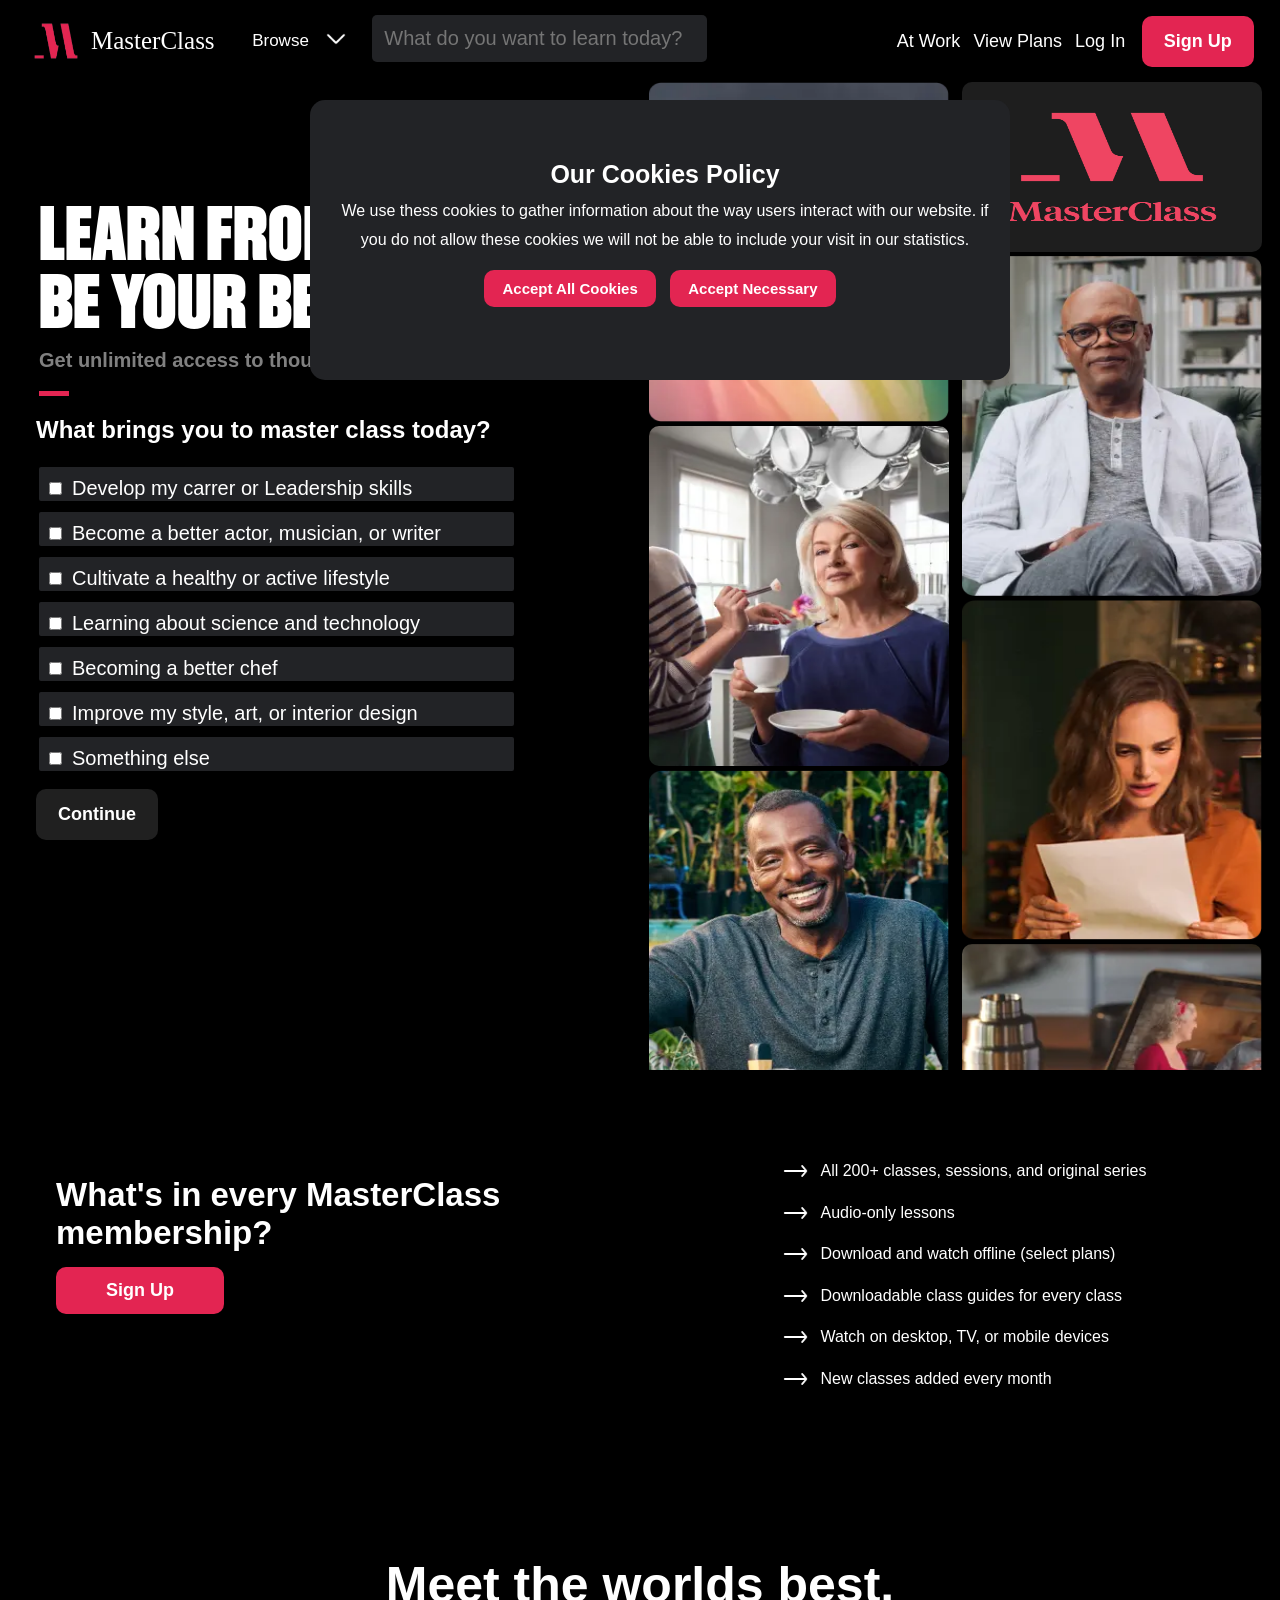
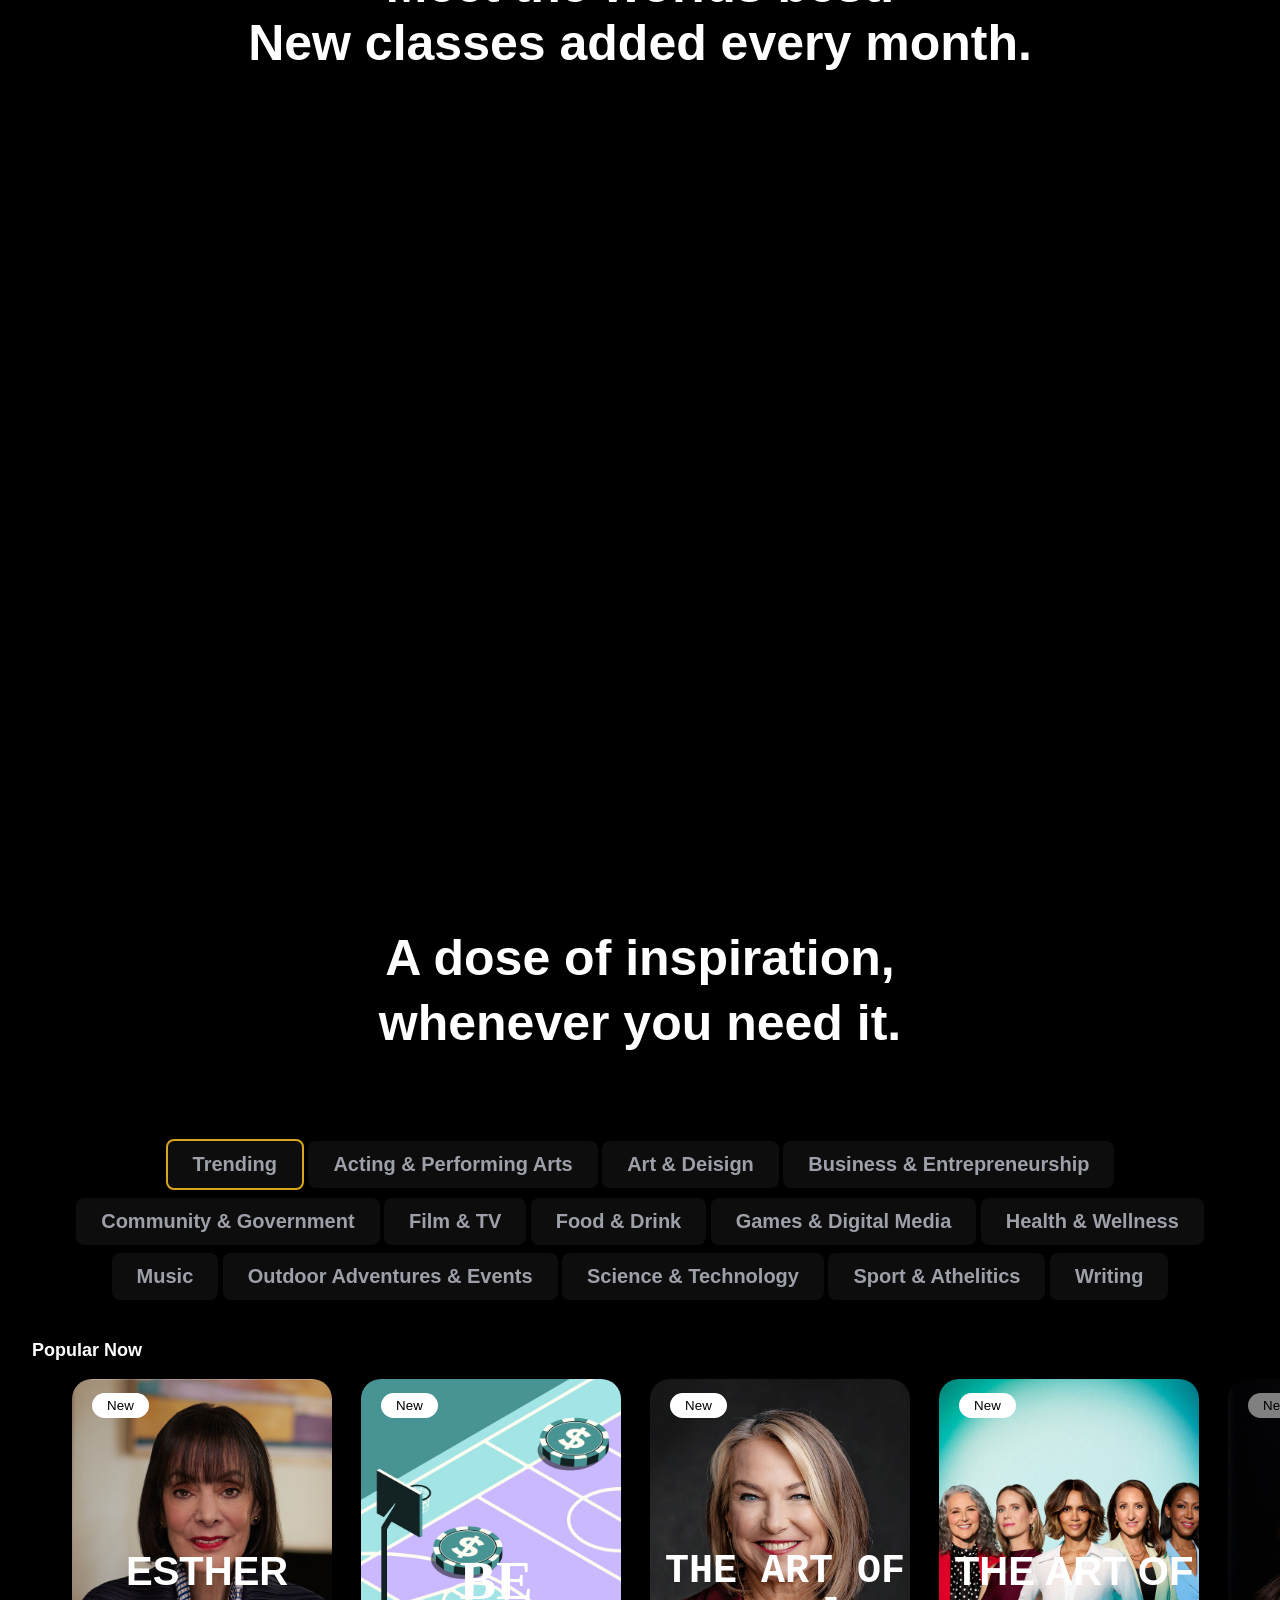
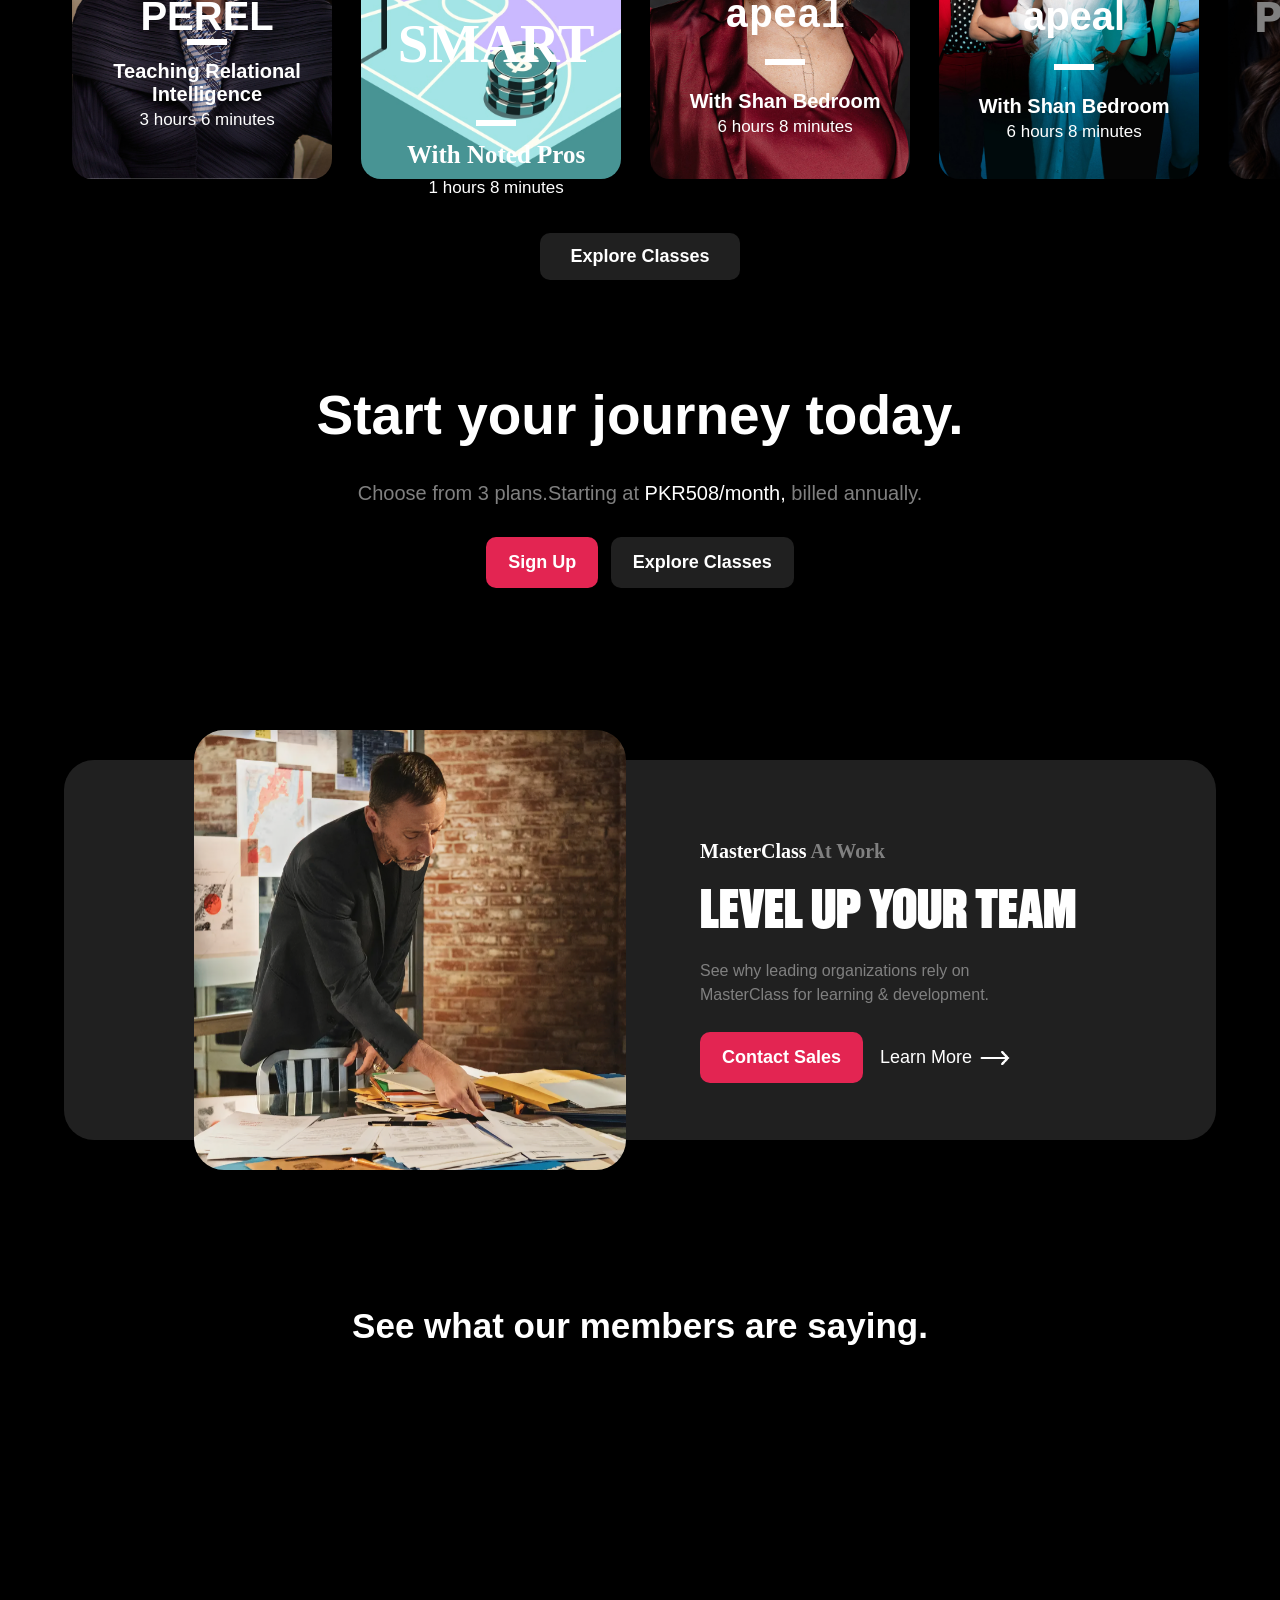
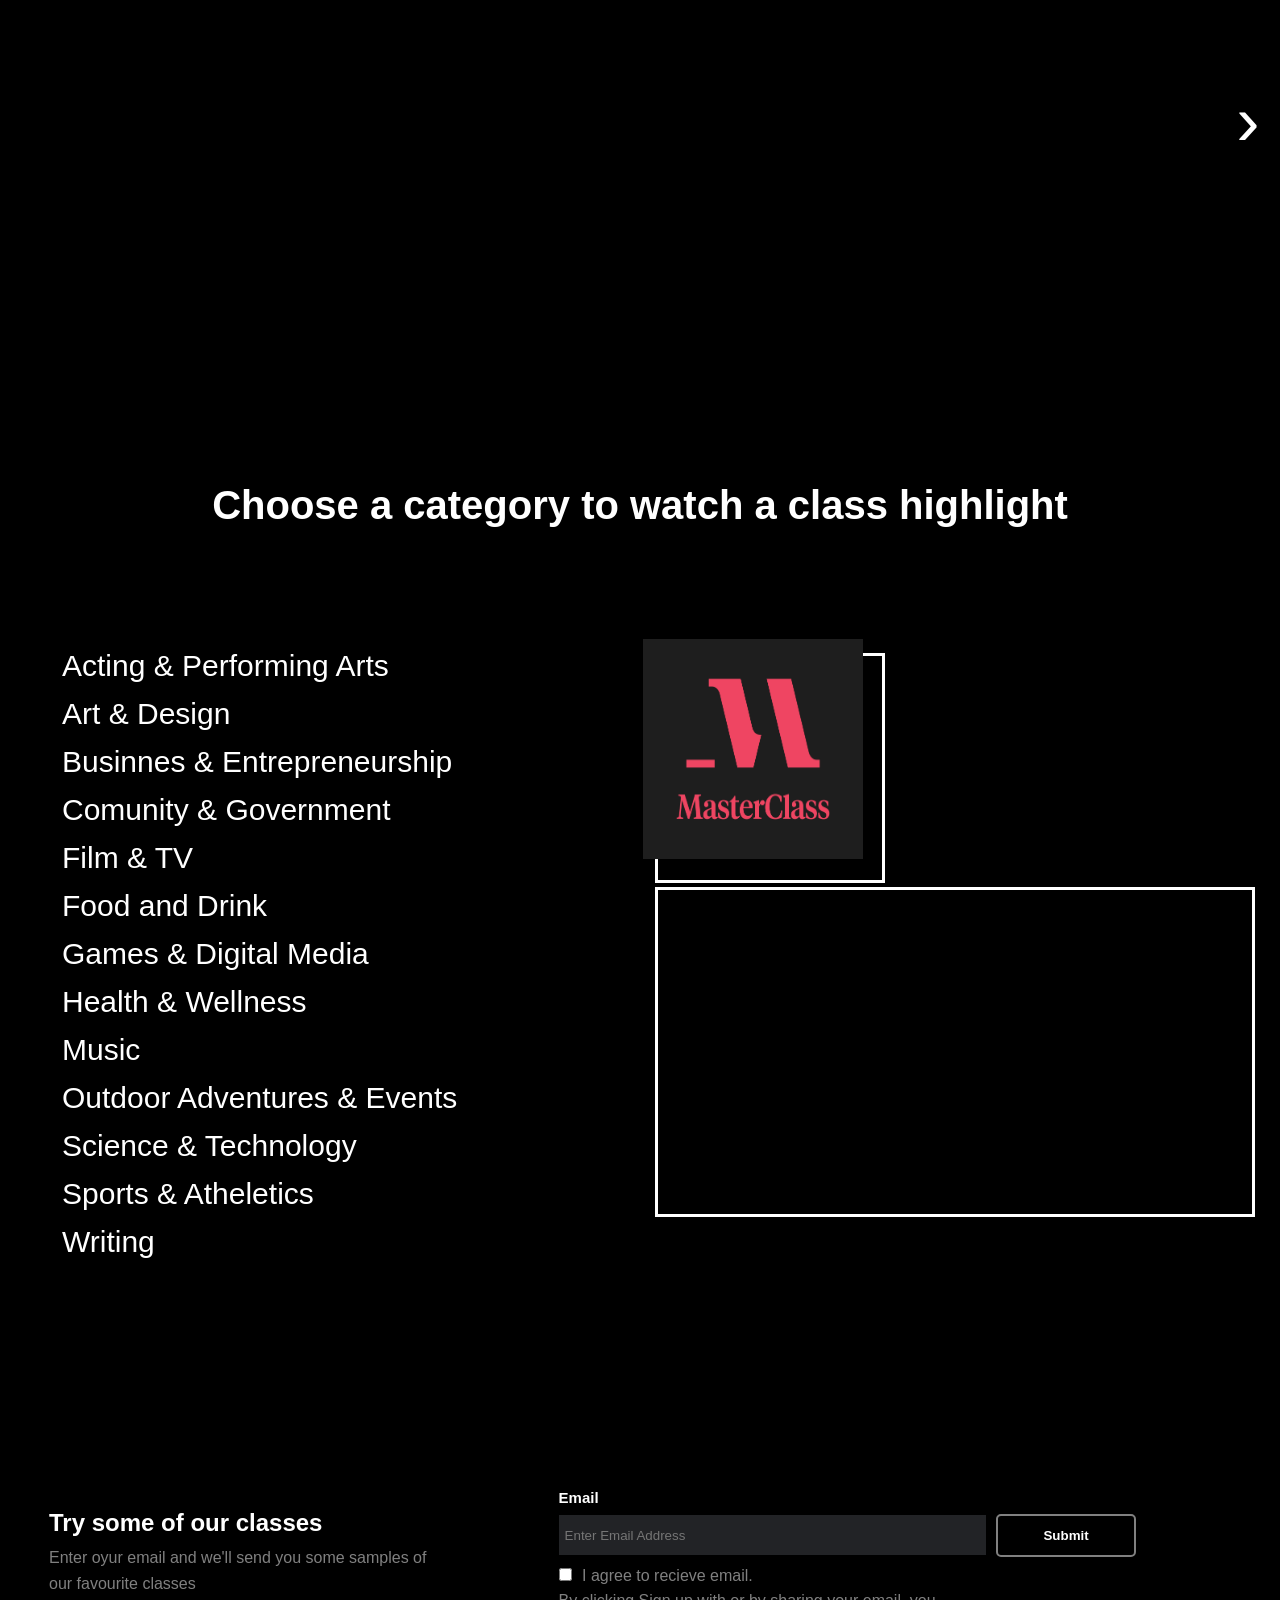
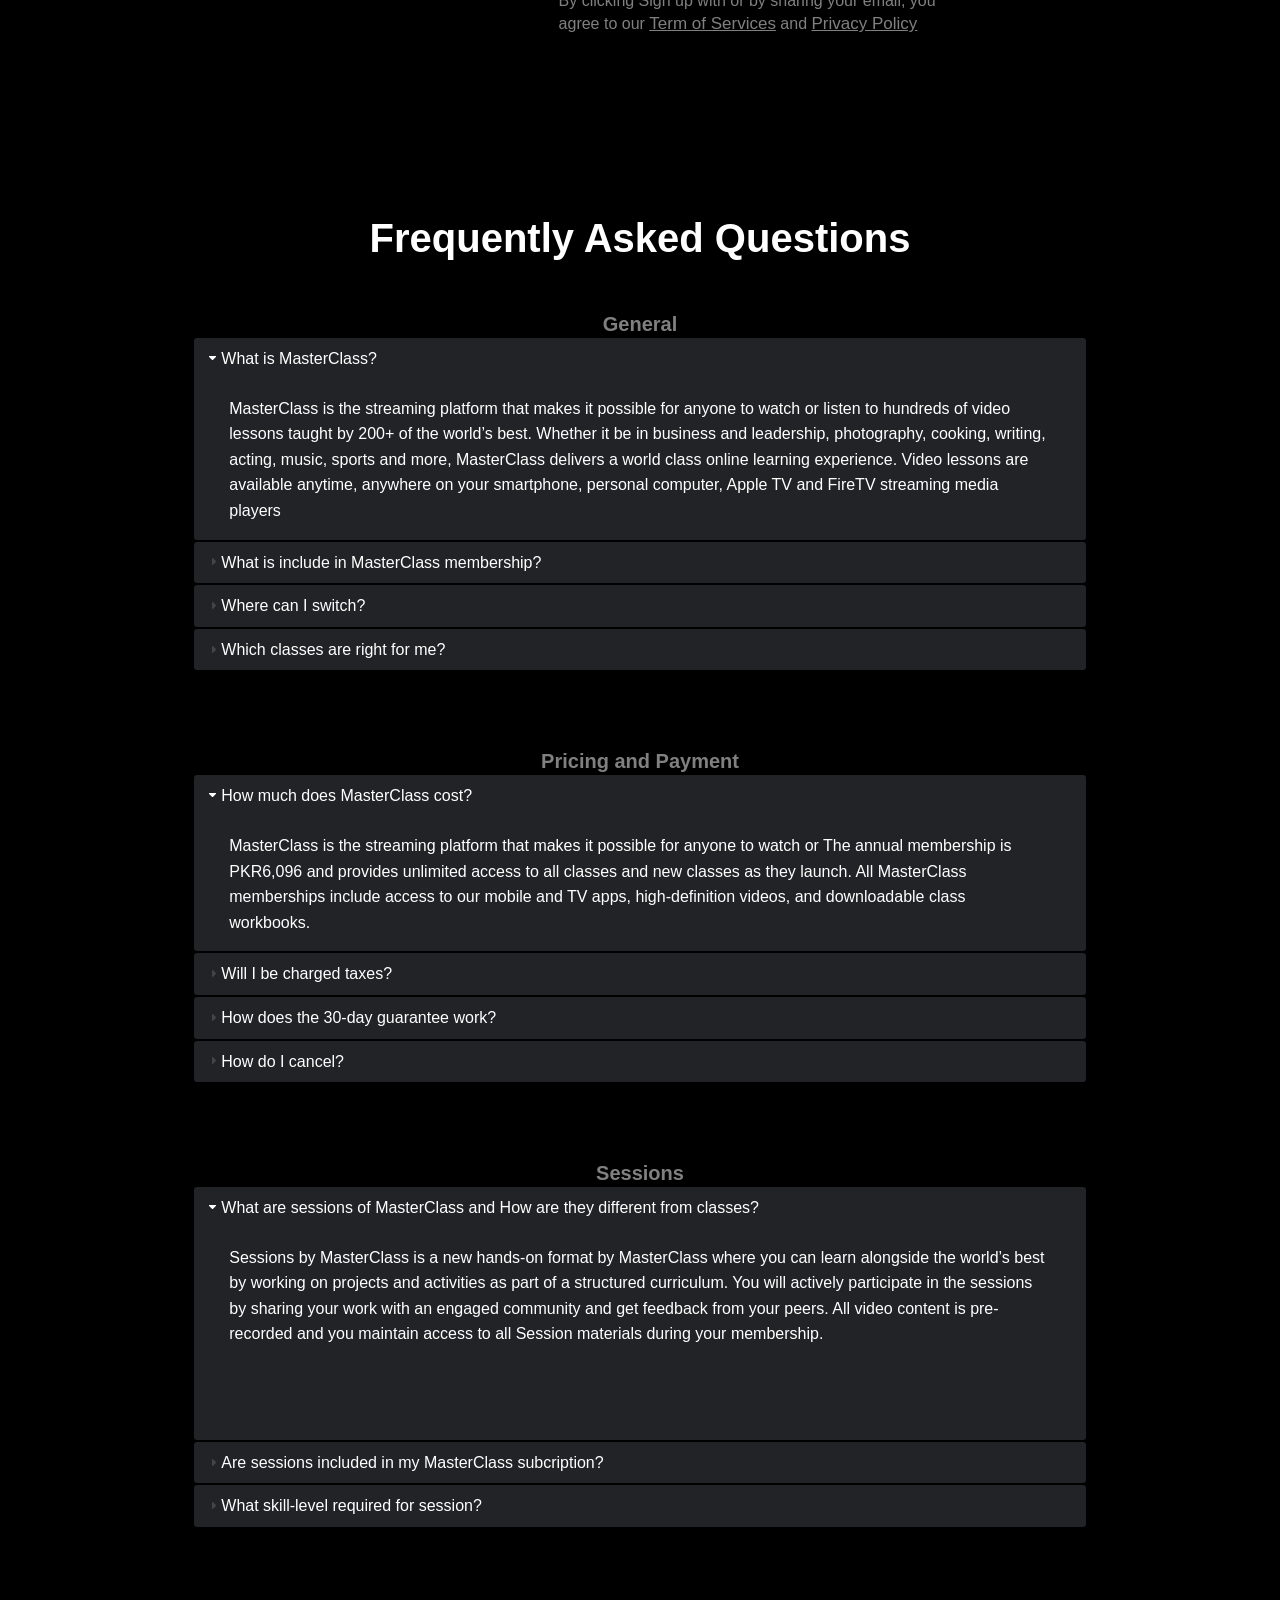
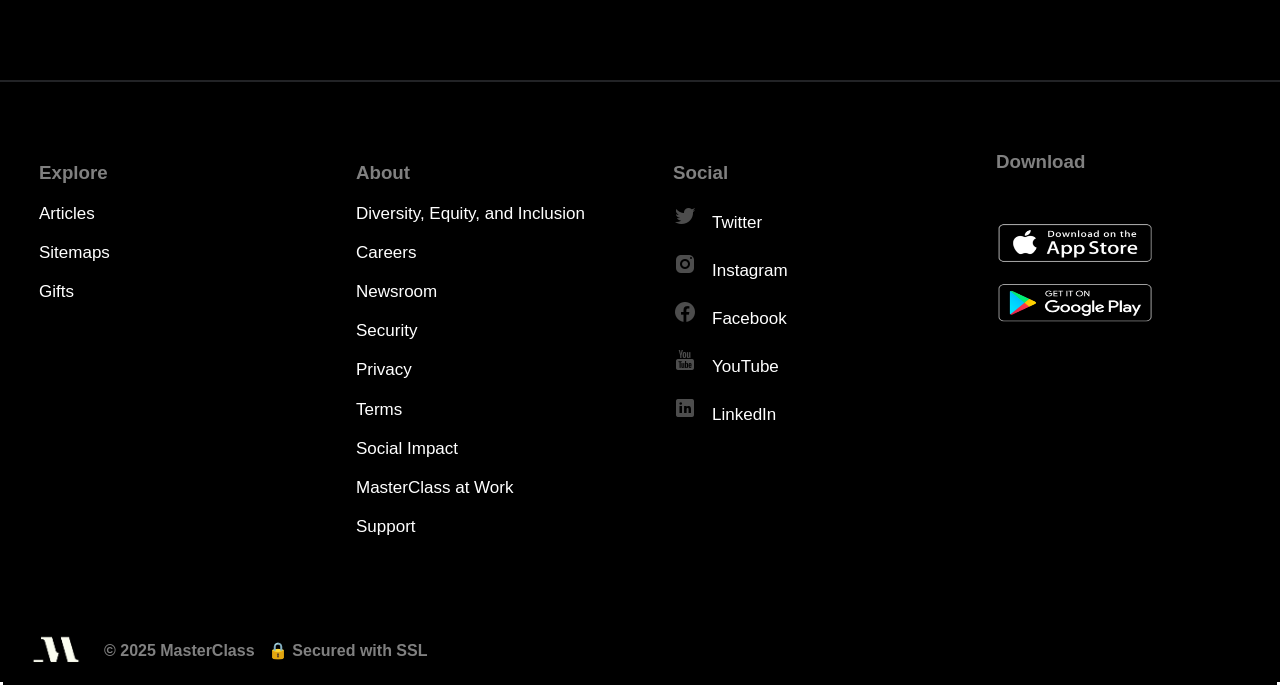
<file: final-project/index.html>
<!DOCTYPE html>
<html lang="en">

<head>
    <meta charset="UTF-8">
    <meta name="viewport" content="width=device-width, initial-scale=1.0">
    <title>MasterClass Online Classes</title>
    <!-- jquery link -->

    <script src="./libs/jquery.js"></script>

    <!-- jquery form validation -->

    <script src="./libs/jqueryvalidation.js"></script>

    <!-- jquery ui elemenet accorcion -->

    <link rel="stylesheet" href="./libs/jquery-ui-1.14.1.custom/jquery-ui.min.css">
    <script src="./libs/jquery-ui-1.14.1.custom/jquery-ui.min.js"></script>

    <!-- nav bar dropdown -->

    <link rel="stylesheet"
        href="./libs/Touch-Enabled-Multi-level-Drop-Down-Menu-Plugin-superfish/dist/css/superfish.css">
    <script src="./libs/Touch-Enabled-Multi-level-Drop-Down-Menu-Plugin-superfish/dist/js/hoverIntent.js"></script>
    <script src="./libs/Touch-Enabled-Multi-level-Drop-Down-Menu-Plugin-superfish/dist/js/superfish.js"></script>


    <!-- home page carousel -->

    <link rel="stylesheet" href="./libs/touch-carousel-templates/strip/scripts/strip.css">
    <script src="./libs/touch-carousel-templates/strip/scripts/strip.js"></script>

    <!-- feedback carousel -->

    <link rel="stylesheet" href="./libs/touch-carousel-templates/slide/scripts/slide.css">
    <script src="./libs/touch-carousel-templates/slide/scripts/slide.js"></script>


    <!-- css file link -->
    <link rel="stylesheet" href="./css/style.css">
    <!-- title icon -->
    <link rel="icon" type="image/jpeg" href="./assets/icons/title-bar-icon.jpeg">

</head>

<body>
    <!-- header -->
    <header>

        <!-- navigation bar -->
        <nav>

            <div class="left-nav">

                <div class="nav-logo">
                    <img src="./assets/icons/navbar-logo.png" alt="not found" width="70px" height="70px">
                    <a href="">MasterClass</a>
                </div>

                <div class="nav-dropdown">

                    <ul class="sf-menu" id="example">
                        <li class="current"> <a href="#">Browse</a>
                            <ul>
                                <li> <a href="#">Acting and Performing</a> </li>
                                <li class="current"> <a href="#">Food and Drink</a>
                                    <ul>
                                        <li class="current"><a href="#"></a></li>
                                        <li><a href="#">Bake Delicious</a></li>
                                        <li><a href="#">Eat Heathy</a></li>
                                        <li><a href="#">Beverages</a></li>
                                        <li><a href="#">Oil and More</a></li>
                                    </ul>
                                </li>
                                <li> <a href="#">Arts and Design</a>
                                    <ul>
                                        <li><a href="#">Paint and Design</a></li>
                                        <li><a href="#">Create Art</a></li>
                                        <li><a href="#">Explore Colors</a></li>
                                        <li><a href="#">Shine Bright</a></li>
                                        <li><a href="#">Photography</a></li>
                                    </ul>
                                </li>
                                <li> <a href="#">Film and TV</a>
                                    <ul>
                                        <li><a href="#">Direct Movie</a></li>
                                        <li><a href="#">Cinema</a></li>
                                        <li><a href="#">Explore TVs</a></li>
                                        <li><a href="#">Film Stories</a></li>
                                        <li><a href="#">Documentary</a></li>
                                    </ul>
                                </li>
                            </ul>
                        </li>
                        <img src="./assets/icons/icons8-expand-arrow-50-removebg-preview.png" alt="" width="20px"
                            height="20px">
                </div>

                <div class="nav-search">
                    <input type="text" placeholder="What do you want to learn today?">
                </div>

            </div>

            <div class="right-nav">
                <div class="right-nav-links">
                    <ul>
                        <li><a href="./html/at-work.html">At Work</a></li>
                        <li><a href="./html/view-plans.html">View Plans</a></li>
                        <li><a href="./html/login.html">Log In</a></li>
                    </ul>

                </div>

                <div class="right-nav-signup-button">

                    <a href="./html/sign-up.html"><button>Sign Up</button></a>

                </div>
            </div>

        </nav>
    </header>

    <!-- scroll button -->

    <button id="backToTopBtn" title="Go to top">↑</button>

    <!-- window popup -->
    <section class="window-popup-container" id="window-overlay">
        <section class="window-popup">

            <div class="window-popup-heading">
                <h2>Our Cookies Policy</h2>
                <p>
                    We use thess cookies to gather information about the way users interact with our website.
                    if you do not allow these cookies we will not be able to include your visit in our statistics.
                </p>
            </div>

            <div class="popup-buttons">
                <button class="popup-close-btn">Accept All Cookies</button>
                <button class="popup-close-btn">Accept Necessary</button>

            </div>

        </section>
    </section>

    <!-- banner section -->
    <section class="banner">

        <div class="banner-left">

            <div class="banner-left-up">
                <h1>LEARN FROM THE BEST,<br>BE YOUR BEST.</h1>
                <p>Get unlimited access to thousands of bite-sized lessons.</p>
                <div class="red-line"></div>
            </div>

            <div class="banner-left-down">
                <h2>What brings you to master class today?</h2>
                <div class="banner-checkbox">
                    <input type="checkbox" id="check1" class="inputCheck"><label for="">Develop my carrer or Leadership
                        skills</label>
                </div>
                <div class="banner-checkbox">
                    <input type="checkbox" id="check2" class="inputCheck"><label for="">Become a better actor, musician,
                        or writer</label>
                </div>
                <div class="banner-checkbox">
                    <input type="checkbox" id="check3" class="inputCheck"><label for="">Cultivate a healthy or active
                        lifestyle</label>
                </div>
                <div class="banner-checkbox">
                    <input type="checkbox" id="check4" class="inputCheck"><label for="">Learning about science and
                        technology</label>
                </div>
                <div class="banner-checkbox">
                    <input type="checkbox" id="check5" class="inputCheck"><label for="">Becoming a better chef</label>
                </div>
                <div class="banner-checkbox">
                    <input type="checkbox" id="check6" class="inputCheck"><label for="">Improve my style, art, or
                        interior design</label>
                </div>
                <div class="banner-checkbox">
                    <input type="checkbox" id="check7" class="inputCheck"><label for="">Something else</label>
                </div>

                <div class="banner-left-continue-button">
                    <button type="submit" id="continue-btn">Continue</button>
                    <!-- <span class="button-msg">Please select atleast one option to continue.</span> -->
                </div>

            </div>

        </div>

        <div class="banner-right">

            <aside>

                <div class="left-aside">
                    <img src="./media/images/vertical_scroll_hero_image_cropped_03.webp" alt="" width="300"
                        height="340">
                    <img class="image-borders" src="./media/images/vertical_scroll_hero_image_cropped_13.webp" alt=""
                        width="300" height="340">
                    <img src="./media/images/vertical_scroll_hero_image_cropped_05.webp" alt="" width="300"
                        height="340">

                    <img src="./media/images/vertical_scroll_hero_image_cropped_06.webp" alt="" width="300"
                        height="340">

                </div>

                <div class="right-aside">
                    <img class="image-borders" src="./media/images/MasterClass_Logo.jpg" alt="" width="300"
                        height="170">
                    <img src="./media/images/vertical_scroll_hero_image_cropped_09.webp" alt="" width="300"
                        height="340">
                    <img src="./media/images/vertical_scroll_hero_image.webp" alt="" width="300" height="340">
                    <img class="image-borders" src="./media/images/vertical_scroll_hero_image_cropped_02.webp" alt=""
                        width="300" height="340">
                    <img class="image-borders"
                        src="./media/images/360_F_1293049175_J66SBXuapl019UoIQAEiAt9eq55hk0pq.jpg" alt="" width="300"
                        height="170">
                </div>

            </aside>

        </div>
    </section>

    <!-- extra signup  -->

    <section class="signup-section">

        <div class="signup-section-left">
            <h2>What's in every MasterClass </h2>
            <h2>membership?</h2>

            <div class="signup-section-left-button">
                <a href="./html/sign-up.html"><button type="submit">Sign Up</button></a>
            </div>
        </div>

        <div class="signup-section-right">
            <img src="./assets/icons/icons8-right-arrow-30.png" alt="" width="25px" height="30px">
            <p>All 200+ classes, sessions, and original series</p><br>
            <img src="./assets/icons/icons8-right-arrow-30.png" alt="" width="25px" height="30px">
            <p> Audio-only lessons</p><br>
            <img src="./assets/icons/icons8-right-arrow-30.png" alt="" width="25px" height="30px">
            <p> Download and watch offline (select plans)</p><br>
            <img src="./assets/icons/icons8-right-arrow-30.png" alt="" width="25px" height="30px">
            <p> Downloadable class guides for every class</p><br>
            <img src="./assets/icons/icons8-right-arrow-30.png" alt="" width="25px" height="30px">
            <p>Watch on desktop, TV, or mobile devices</p><br>
            <img src="./assets/icons/icons8-right-arrow-30.png" alt="" width="25px" height="30px">
            <p>New classes added every month</p><br>
        </div>

    </section>

    <!-- video section  -->

    <section class="video-section">

        <div class="video-heading">
            <h2>Meet the worlds best.</h2>
            <h2>New classes added every month.</h2>
        </div>
        <div class="video">

            <video width="100%" height="" autoplay muted>
                <source src="./media/videos/This Is MasterClass _ MasterClass.mp4">
            </video>

        </div>

    </section>

    <!-- home page carousel section -->

    <section class="homepage-carousel">

        <div class="homepage-carousel-heading">

            <h2>A dose of inspiration,</h2>
            <h2> whenever you need it.</h2>

        </div>

        <div class="buttons-div">
            <div class="buttons-div-center">
                <div class="buttons-div-inside">
                    <button class="gold-border">Trending</button>
                    <button>Acting & Performing Arts</button>
                    <button>Art & Deisign</button>
                    <button>Business & Entrepreneurship</button>
                </div>

                <div class="buttons-div-inside">
                    <button>Community & Government</button>
                    <button>Film & TV</button>
                    <button>Food & Drink</button>
                    <button>Games & Digital Media</button>
                    <button>Health & Wellness</button>
                </div>

                <div class="buttons-div-inside">
                    <button>Music</button>
                    <button>Outdoor Adventures & Events</button>
                    <button>Science & Technology</button>
                    <button>Sport & Athelitics</button>
                    <button>Writing</button>
                </div>

                <h3>Popular Now</h3>
            </div>

        </div>

        <div class="embed-carousel">

            <div class="strip-carousel" id="mostviewed">
                <div class="arrow-left">&lsaquo;</div>
                <div class="arrow-right">&rsaquo;</div>
                <div class="frames">
                    <a href="#">
                        <div class="frame">
                            <div class="background-img1-carousel">
                                <div class="new-button">
                                    <button>New</button>
                                </div>

                                <div class="below-text">
                                    <h3>ESTHER</h3>
                                    <h3>PEREL</h3>
                                    <div class="square-box">

                                    </div>
                                    <h4>Teaching Relational Intelligence</h4>
                                    <p>3 hours 6 minutes</p>

                                </div>
                            </div>
                        </div>
                    </a>

                    <a href="#">
                        <div class="frame">
                            <div class="background-img2-carousel">
                                <div class="new-button">
                                    <button>New</button>
                                </div>

                                <div class="below-text">
                                    <h3>BE SMART</h3>
                                    <div class="square-box">

                                    </div>
                                    <h4>With Noted Pros</h4>
                                    <p>1 hours 8 minutes</p>
                                </div>
                            </div>
                        </div>
                    </a>

                    <a href="#">
                        <div class="frame">
                            <div class="background-img3-carousel">
                                <div class="new-button">
                                    <button>New</button>
                                </div>

                                <div class="below-text">
                                    <h3>THE ART OF</h3>
                                    <H3>apeal</H3>
                                    <div class="square-box">

                                    </div>
                                    <h4>With Shan Bedroom</h4>
                                    <p>6 hours 8 minutes</p>
                                </div>
                            </div>
                        </div>
                    </a>

                    <a href="#">
                        <div class="frame">
                            <div class="background-img4-carousel">
                                <div class="new-button">
                                    <button>New</button>
                                </div>

                                <div class="below-text">
                                    <h3>THE ART OF</h3>
                                    <H3>apeal</H3>
                                    <div class="square-box">

                                    </div>
                                    <h4>With Shan Bedroom</h4>
                                    <p>6 hours 8 minutes</p>
                                </div>
                            </div>
                        </div>
                    </a>

                    <a href="#">
                        <div class="frame">
                            <div class="background-img5-carousel">
                                <div class="new-button">
                                    <button>New</button>
                                </div>

                                <div class="below-text">
                                    <h3>IN PRACTICE</h3>
                                    <div class="square-box">

                                    </div>
                                    <h4>Original Series</h4>
                                    <p>6 hours 2 minutes</p>
                                </div>
                            </div>
                        </div>
                    </a>

                    <a href="#">
                        <div class="frame">
                            <div class="background-img6-carousel">
                                <div class="new-button">
                                    <button>New</button>
                                </div>

                                <div class="below-text">
                                    <h3>THE COW BOY</h3>
                                    <div class="square-box">

                                    </div>
                                    <h4>A Documentary By Andrea</h4>
                                    <p>12 hours 8 minutes</p>
                                </div>
                            </div>
                        </div>
                    </a>

                    <a href="#">
                        <div class="frame">
                            <div class="background-img7-carousel">
                                <div class="new-button">
                                    <button>New</button>
                                </div>

                                <div class="below-text">
                                    <h3>JOANNA</h3>
                                    <H3>GAINES</H3>
                                    <div class="square-box">

                                    </div>
                                    <h4>Design a home that tells your story</h4>
                                    <p>6 hours 15 minutes</p>
                                </div>
                            </div>
                        </div>
                    </a>

                    <a href="#">
                        <div class="frame">
                            <div class="background-img5-carousel">
                                <div class="new-button">
                                    <button>New</button>
                                </div>

                                <div class="below-text">
                                    <h3>IN PRACTICE</h3>
                                    <div class="square-box">

                                    </div>
                                    <h4>Original Series</h4>
                                    <p>6 hours 2 minutes</p>
                                </div>
                            </div>
                        </div>
                    </a>

                    <a href="#">
                        <div class="frame">
                            <div class="background-img6-carousel">
                                <div class="new-button">
                                    <button>New</button>
                                </div>

                                <div class="below-text">
                                    <h3>THE COW BOY</h3>
                                    <div class="square-box">

                                    </div>
                                    <h4>A Documentary By Andrea</h4>
                                    <p>12 hours 8 minutes</p>
                                </div>
                            </div>
                        </div>
                    </a>

                </div>
            </div>
        </div>
    </section>

    <div class="explore-button">
        <button>Explore Classes</button>
    </div>

    <!-- moving text section -->

    <!-- <section class="text-section">
        <div class="text-move">
            <h2><span>MASTER CLASS</span>MASTER CLASS<span>MASTER CLASS</span>MASTER CLASS <span>MASTER
                    CLASS</span>MASTER CLASS</h2>
        </div>
    </section> -->

    <!-- explore classes -->

    <section class="explore-classes">
        <h2>Start your journey today.</h2>
        <p>Choose from 3 plans.Starting at <span>PKR508/month,</span> billed annually.</p>

        <div class="explore-class-buttons">
            <a href="./html/sign-up.html"><button>Sign Up</button></a>
            <button>Explore Classes</button>
        </div>
    </section>

    <!-- contact sales section -->

    <section class="contact-sales-section">

        <div class="contact-sales-section-inner-div">

            <div class="contact-sales-section-inner-div-left">
                <img src="./media/images/contact-sales-img.png" alt="" width="75%" height="440px">
            </div>

            <div class="contact-sales-section-inner-div-right">
                <h4>MasterClass <span>At Work</span></h4>
                <h3>LEVEL UP YOUR TEAM</h3>

                <p>See why leading organizations rely on </p>
                <p> MasterClass for learning & development.</p>

                <button>Contact Sales</button>
                <a href="./html/at-work.html">Learn More</a><img src="./assets/icons/icons8-right-arrow-50.png" alt=""
                    width="30px" height="30px">
            </div>

        </div>

    </section>

    <!-- people feedback section -->

    <article class="people-feedback">
        <div class="people-feedback-heading">
            <h2>See what our members are saying.</h2>
        </div>

        <section class="people-feedback-carousel">

            <div class="slide-carousel" id="one">
                <!-- <div class="arrow-left" id="left-arrow">&lsaquo;</div> -->
                <div class="arrow-right" id="right-arrow">&rsaquo;</div>
                <div class="slides">
                    <div class="slide" id="slide1"><span class="title">
                            <div class="feedback-carousel">
                                <div class="feedback-carousel-text-div">
                                    <p> “I was about to give up on my dreams when I started Hans Zimmer’s class. It was
                                        like someone gave me a slap in the face. He said, “are you wasting your life or
                                        are you not wasting your life? And that’s when I realized. I dont want to waste
                                        another minute of it.”
                                    </p>
                                </div>
                                <img src="./media/images/feedback-carousel-img1.png" alt="" width="60%" height="450px">
                            </div>
                        </span>
                    </div>

                    <div class="slide" id="slide2"><span class="title">
                            <div class="feedback-carousel">
                                <div class="feedback-carousel-text-div">
                                    <p> “I’ve learned a positively immeasurable amount of things from Timbaland and
                                        Natalie Portman. It gave me this sense of possibility. Like I can actually do
                                        it. I can get a Billboard hit single, and it’s not that far away.”
                                    </p>
                                </div>
                                <img src="./media/images/feedback-carousel-img2.png" alt="" width="60%" height="450px">
                            </div>
                        </span></div>

                    <div class="slide" id="slide3"><span class="title">
                            <div class="feedback-carousel">
                                <div class="feedback-carousel-text-div">
                                    <p> “As I traveled around Africa, I was compelled to tell the stories of the people
                                        and places I encountered through film. But I had no resources. I enrolled in Ken
                                        Burns’ class, and his words ignited a fire in me. I immediately started creating
                                        and stopped waiting.”
                                    </p>
                                </div>
                                <img src="./media/images/feedback-carousel-img3.png" alt="" width="60%" height="450px">
                            </div>
                        </span></div>


                    <div class="slide" id="slide3"><span class="title"></span></div>
                    <div class="slide" id="slide3"><span class="title"></span></div>
                </div>
            </div>
        </section>
    </article>

    <section class="background-video-section">

        <section class="background-video-heading">
            <h2>Choose a category to watch a class highlight</h2>
        </section>
        <section class="background-video">

            <div class="background-video-left">
                <section class="background-video-txt">

                    <a href="">Acting & Performing Arts</a>
                    <a href="">Art & Design</a>
                    <a href="">Businnes & Entrepreneurship</a>
                    <a href="">Comunity & Government</a>
                    <a href="">Film & TV</a>
                    <a href="">Food and Drink</a>
                    <a href="">Games & Digital Media</a>
                    <a href="">Health & Wellness</a>
                    <a href="">Music</a>
                    <a href="">Outdoor Adventures & Events</a>
                    <a href="">Science & Technology</a>
                    <a href="">Sports & Atheletics</a>
                    <a href="">Writing</a>
                </section>
            </div>

            <div class="background-video-right">
                <img src="./media/images/MasterClass_Logo.jpg" alt="" width="220px" height="220px">
                <div class="img-border">

                </div>
                <video autoplay muted loop id="side-video">
                    <source src="./media/videos/Say Hello to Our New Look _ MasterClass.mp4">
                </video>

                <div class="video-border">

                </div>
            </div>

        </section>

    </section>

    <!-- email section -->

    <section class="email-section">

        <div class="left-email-section">
            <div class="left-email-section-inner">
                <h2>Try some of our classes</h2>
                <p>Enter oyur email and we'll send you some samples of</p>
                <p>our favourite classes</p>
            </div>

        </div>

        <div class="right-email-section">
            <form action="" id="email-submit-form">
                <div class="right-email-section-inner">

                    <label for="">Email</label><br>
                    <input type="text" id="email-input" name="emailsubmit" placeholder="Enter Email Address">
                    <div class="email-button">
                        <button type="">Submit</button><br>
                    </div>

                    <input type="checkbox" name="emailcheckbox">
                    <p class="checkbox-text">I agree to recieve email.</p>
                    <p>By clicking Sign up with or by sharing your email, you</p>
                    <p>agree to our <a href="">Term of Services</a> and <a href="">Privacy Policy</a></p>
                </div>
            </form>
        </div>
    </section>

    <!-- FAQs -->

    <section class="faqs">

        <div class="faqs-heading">
            <h2>Frequently Asked Questions</h2>
        </div>

        <h4>General</h4>
        <div class="accordion">
            <h3>What is MasterClass?</h3>
            <div class="accordion-div" id="again">
                <p>
                    MasterClass is the streaming platform that makes it possible for anyone to watch or listen to
                    hundreds of video lessons taught by 200+ of the world’s best.


                    Whether it be in business and leadership, photography, cooking, writing, acting, music, sports and
                    more, MasterClass delivers a world class online learning experience. Video lessons are available
                    anytime, anywhere on your smartphone, personal computer, Apple TV and FireTV streaming media players
                </p>
            </div>

            <h3>What is include in MasterClass membership?</h3>
            <div class="accordion-div">
                <p>
                    Membership includes access to an incredible catalog of 200+ classes taught by the world’s best on
                    cooking, leadership, photography, writing and more.


                    Each class includes around 20 video lessons that are 10 minutes long on average, along with an
                    in-depth workbook. You also get access to our smartphone and TV apps, offline lessons, our members
                    only newsletter, and our dynamic community of members around the world.
                </p>
            </div>

            <h3>Where can I switch?</h3>
            <div class="accordion-div">
                <p>
                    With MasterClass, you can learn and be inspired anytime, anywhere, including your smartphone,
                    personal computer, Apple TV, Amazon Fire TV, and Roku streaming media players. You can even download
                    your favorite lessons and watch on the plane or listen during your commute in audio-only mode.*
                </p>

            </div>
            <h3>Which classes are right for me?</h3>
            <div class="accordion-div">
                <p>
                    MasterClass offers 200+ classes across a variety of categories, including business and leadership,
                    photography, cooking, writing, acting, music, sports and more. Every class has been designed to be
                    accessible for people with little to no experience and advanced students alike. With new classes
                    launching regularly, you can learn practical skills, ignite new passions, and get everyday wisdom.


                    Check out our catalog and watch a few class trailers!
                </p>
            </div>
        </div>

        <h4>Pricing and Payment</h4>
        <div class="accordion">
            <h3>How much does MasterClass cost?</h3>
            <div class="accordion-div">
                <p>
                    MasterClass is the streaming platform that makes it possible for anyone to watch or The annual
                    membership is PKR6,096 and provides unlimited access to all classes and new classes as they launch.
                    All MasterClass memberships include access to our mobile and TV apps, high-definition videos, and
                    downloadable class workbooks.
                </p>
            </div>

            <h3>Will I be charged taxes?</h3>
            <div class="accordion-div">
                <p>
                    Depending on where you live, you may be charged taxes in addition to your annual membership price.
                    If tax applies, you will see it stated separately on your emailed invoice. Tax rates are calculated
                    based on your location or the billing information you provided at the time of purchase.


                    Should you have any additional questions about taxes you were charged, please view our Support
                    Helpdesk article on taxes or contact us.
                </p>
            </div>

            <h3>How does the 30-day guarantee work?</h3>
            <div class="accordion-div">
                <p>
                    Our goal is to make sure that you have the best learning experience possible. If MasterClass isn’t
                    for you, then follow the instructions here and we'll offer a full refund within 30 days of the date
                    you purchased your subscription.
                </p>

            </div>
            <h3>How do I cancel?</h3>
            <div class="accordion-div">
                <p>
                    If you don’t want to continue, you can cancel your membership renewal through your account page.
                    Follow the prompts to cancel on the Settings page, and your membership will not renew. Please note
                    that there aren’t refunds for partially unused membership periods.


                    If you have more questions, contact us. We’re happy to help!
                </p>
            </div>
        </div>


        <h4>Sessions</h4>

        <div class="accordion">
            <h3>What are sessions of MasterClass and How are they different from classes?</h3>
            <div class="accordion-div">
                <p>
                    Sessions by MasterClass is a new hands-on format by MasterClass where you can learn alongside the
                    world’s best by working on projects and activities as part of a structured curriculum. You will
                    actively participate in the sessions by sharing your work with an engaged community and get feedback
                    from your peers. All video content is pre-recorded and you maintain access to all Session materials
                    during your membership.
                </p>
            </div>
            <h3>Are sessions included in my MasterClass subcription?</h3>
            <div class="accordion-div">
                <p>
                    Yes, purchasing a MasterClass subscription provides you with unlimited access to all current
                    sessions and classes, as well the new sessions and classes launched each month. Your annual
                    membership unlocks a catalog of 200+ classes and sessions taught by the world’s best on cooking,
                    leadership, photography, writing, and more.


                    With a MasterClass subscription,* you also get access to our smartphone and TV apps, offline lessons
                    (for classes only), our members-only newsletter, and our community of members around the world.


                    *Sessions are available on Android, Desktop, and iOS. Each subscription will share one profile for
                    session progress (including Family and Duo subscriptions).
                </p>
            </div>
            <h3>What skill-level required for session?</h3>
            <div class="accordion-div">
                <p>
                    Sessions are designed for people at all skill levels. Your instructor will walk you through a
                    structured curriculum with step-by-step instructions, but will also challenge you to go beyond the
                    session content by exploring your own creativity. You will be able to gain support and up-level your
                    skills by participating in an engaging community and by receiving meaningful feedback on your work
                    from peers.
                </p>
            </div>
        </div>
    </section>

    <!-- footer -->

    <!-- grey border horizontal -->

    <div class="grey-border">

    </div>

    <footer>

        <section class="footer-links">
            <div class="footer-links-inside">
                <h3>Explore</h3>
                <ul>
                    <li><a href="">Articles</a></li>
                    <li><a href="">Sitemaps</a></li>
                    <li><a href="">Gifts</a></li>
                </ul>
            </div>

            <div class="footer-links-inside">
                <h3>About</h3>
                <ul>
                    <li><a href="">Diversity, Equity, and Inclusion</a></li>
                    <li><a href="">Careers</a></li>
                    <li><a href="">Newsroom</a></li>
                    <li><a href="">Security</a></li>
                    <li><a href="">Privacy</a></li>
                    <li><a href="">Terms</a></li>
                    <li><a href="">Social Impact</a></li>
                    <li><a href="">MasterClass at Work</a></li>
                    <li><a href="">Support</a></li>
                </ul>
            </div>

            <div class="footer-links-inside">
                <h3>Social</h3>
                <ul>
                    <li><img src="./assets/icons/icons8-twitter-24.png" alt=""><a
                            href="https://twitter.com/masterclass">Twitter</a></li>
                    <li><img src="./assets/icons/icons8-instagram-24.png" alt=""><a
                            href="https://www.instagram.com/masterclass/#">Instagram</a></li>
                    <li><img src="./assets/icons/icons8-facebook-24.png" alt=""><a
                            href="https://web.facebook.com/MasterClassOfficial/">Facebook</a></li>
                    <li><img src="./assets/icons/icons8-youtube-24.png" alt=""><a
                            href="https://www.youtube.com/c/masterclass">YouTube</a></li>
                    <li><img src="./assets/icons/icons8-linkedin-24.png" alt=""><a
                            href="https://www.linkedin.com/company/masterclassinc/">LinkedIn</a></li>
                </ul>
            </div>

            <div class="footer-links-images">
                <h3>Download</h3>

                <div class="footer-links-images-height">
                    <a href="https://apps.apple.com/us/app/masterclass-become-more-you/id1273867416"><img
                            src="./assets/icons/app-store.png" alt="" width="170px" height="140px"></a>
                </div>

                <div class="footer-links-images-height">
                    <a href="https://play.google.com/store/apps/details?id=com.yanka.mc"><img
                            src="./assets/icons/google-play.png" alt="not found" width="170px" height="140px"></a>
                </div>

            </div>
        </section>


        <section class="footer-end">

            <img src="./assets/icons/title-bar-icon.jpeg" alt="not found" width="70px" height="65px">

            <div class="footer-end-text">
                <h4>&copy; 2025 MasterClass </h4>
                <h4>&nbsp; &#x1F512; Secured with SSL</h4>
            </div>

        </section>
    </footer>

    <!-- js link -->
    <script src="./javascript/script.js"></script>
    <script>
        let closeBtn = document.querySelectorAll('.popup-close-btn');
        let overlay = document.querySelector('#window-overlay');

        window.onload = function () {
            overlay.style.display = 'block';
        }

        closeBtn.forEach(button => {

            button.addEventListener('click', function () {

                overlay.style.display = 'none';

            });
        });


        //input and button active
        let check1 = document.querySelector('#check1');
        let check2 = document.querySelector('#check2');
        let check3 = document.querySelector('#check3');
        let check4 = document.querySelector('#check4');
        let check5 = document.querySelector('#check5');
        let check6 = document.querySelector('#check6');
        let check7 = document.querySelector('#check7');
        let continueBtn = document.querySelector('#continue-btn');

        let allInput = document.querySelectorAll('.inputCheck')

        allInput.forEach((checkbox) => {
            checkbox.addEventListener('change', function () {
                if (check1.checked || check2.checked || check3.checked || check4.checked || check5.checked || check6.checked || check7.checked) {
                    continueBtn.style.backgroundColor = '#E32552';
                    continueBtn.style.cursor = 'pointer';
                }
                else {
                    continueBtn.style.backgroundColor = '#202020';
                }
            });
        });

        // scroll up button
        let mybutton = document.getElementById("backToTopBtn");

        window.onscroll = function () {
            if (document.body.scrollTop > 20 || document.documentElement.scrollTop > 20) {
                mybutton.style.display = "block";
            } else {
                mybutton.style.display = "none";
            }
        };

        mybutton.onclick = function () {
            document.documentElement.scrollTop = 0;
        }

    </script>
</body>

</html>
</file>
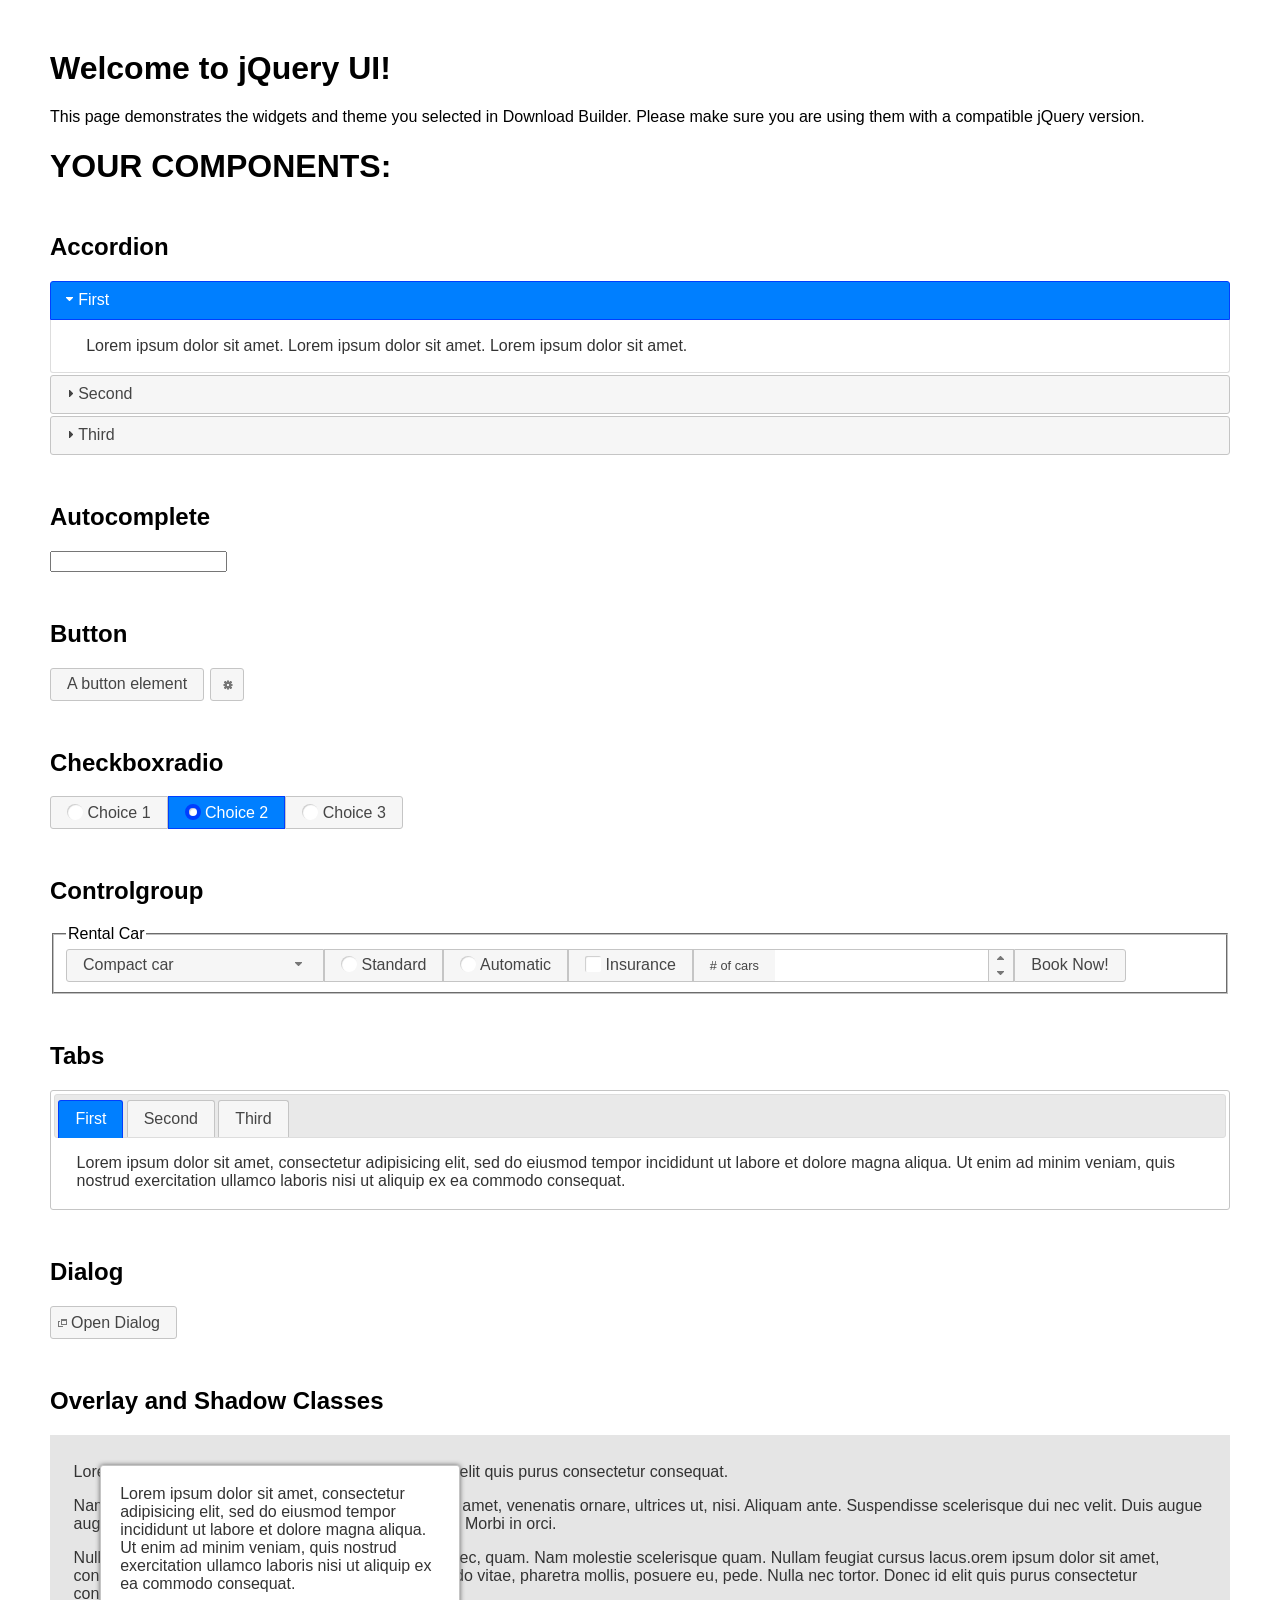
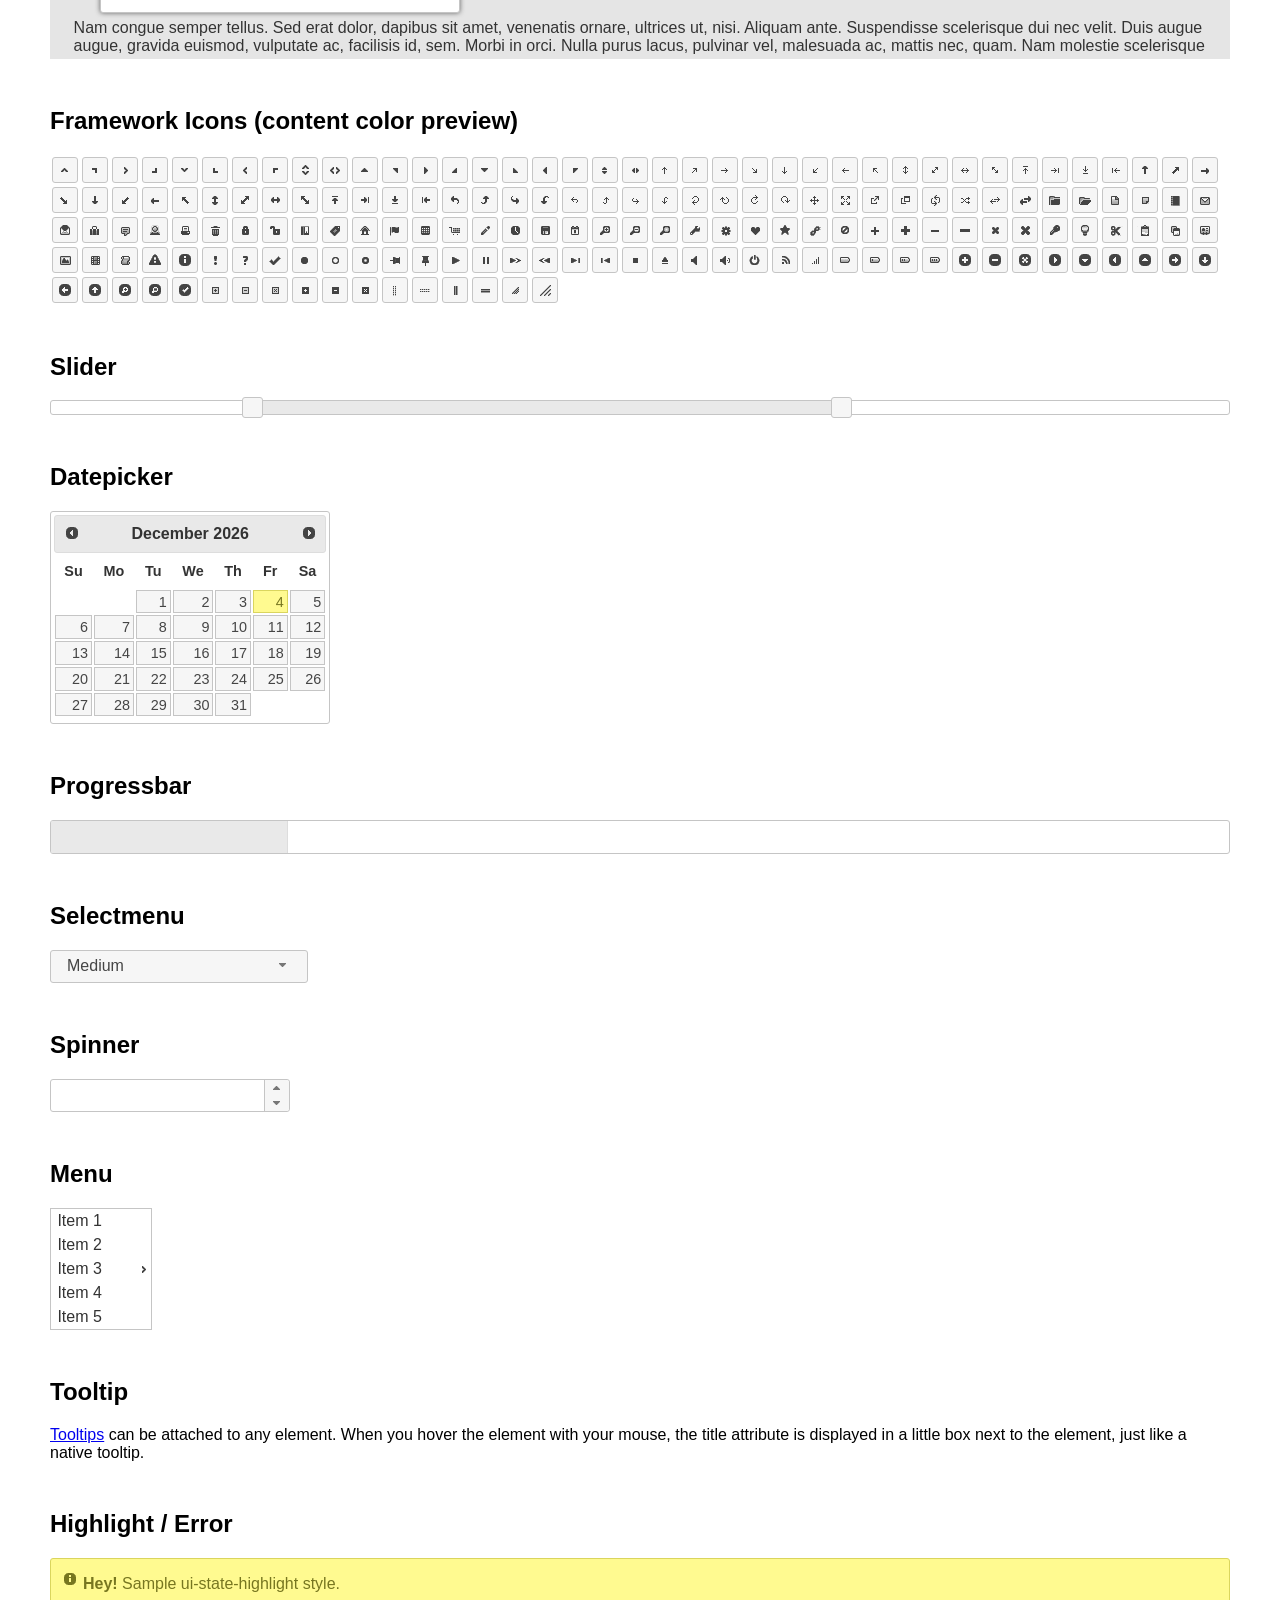
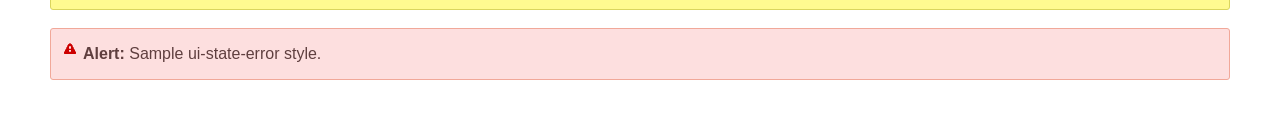
<file: final-project/libs/jquery-ui-1.14.1.custom/index.html>
<!doctype html>
<html lang="us">
<head>
	<meta charset="utf-8">
	<title>jQuery UI Example Page</title>
	<link href="jquery-ui.css" rel="stylesheet">
	<style>
	body{
		font-family: "Trebuchet MS", sans-serif;
		margin: 50px;
	}
	.demoHeaders {
		margin-top: 2em;
	}
	#dialog-link {
		padding: .4em 1em .4em 20px;
		text-decoration: none;
		position: relative;
	}
	#dialog-link span.ui-icon {
		margin: 0 5px 0 0;
		position: absolute;
		left: .2em;
		top: 50%;
		margin-top: -8px;
	}
	#icons {
		margin: 0;
		padding: 0;
	}
	#icons li {
		margin: 2px;
		position: relative;
		padding: 4px 0;
		cursor: pointer;
		float: left;
		list-style: none;
	}
	#icons span.ui-icon {
		float: left;
		margin: 0 4px;
	}
	.fakewindowcontain .ui-widget-overlay {
		position: absolute;
	}
	select {
		width: 200px;
	}
	</style>
</head>
<body>

<h1>Welcome to jQuery UI!</h1>

<div class="ui-widget">
	<p>This page demonstrates the widgets and theme you selected in Download Builder. Please make sure you are using them with a compatible jQuery version.</p>
</div>

<h1>YOUR COMPONENTS:</h1>

<!-- Accordion -->
<h2 class="demoHeaders">Accordion</h2>
<div id="accordion">
	<h3>First</h3>
	<div>Lorem ipsum dolor sit amet. Lorem ipsum dolor sit amet. Lorem ipsum dolor sit amet.</div>
	<h3>Second</h3>
	<div>Phasellus mattis tincidunt nibh.</div>
	<h3>Third</h3>
	<div>Nam dui erat, auctor a, dignissim quis.</div>
</div>

<!-- Autocomplete -->
<h2 class="demoHeaders">Autocomplete</h2>
<div>
	<input id="autocomplete" title="type &quot;a&quot;">
</div>

<!-- Button -->
<h2 class="demoHeaders">Button</h2>
<button id="button">A button element</button>
<button id="button-icon">An icon-only button</button>

<!-- Checkboxradio -->
<h2 class="demoHeaders">Checkboxradio</h2>
<form style="margin-top: 1em;">
	<div id="radioset">
		<input type="radio" id="radio1" name="radio"><label for="radio1">Choice 1</label>
		<input type="radio" id="radio2" name="radio" checked="checked"><label for="radio2">Choice 2</label>
		<input type="radio" id="radio3" name="radio"><label for="radio3">Choice 3</label>
	</div>
</form>

<!-- Controlgroup -->
<h2 class="demoHeaders">Controlgroup</h2>
<fieldset>
	<legend>Rental Car</legend>
	<div id="controlgroup">
		<select id="car-type">
			<option>Compact car</option>
			<option>Midsize car</option>
			<option>Full size car</option>
			<option>SUV</option>
			<option>Luxury</option>
			<option>Truck</option>
			<option>Van</option>
		</select>
		<label for="transmission-standard">Standard</label>
		<input type="radio" name="transmission" id="transmission-standard">
		<label for="transmission-automatic">Automatic</label>
		<input type="radio" name="transmission" id="transmission-automatic">
		<label for="insurance">Insurance</label>
		<input type="checkbox" name="insurance" id="insurance">
		<label for="horizontal-spinner" class="ui-controlgroup-label"># of cars</label>
		<input id="horizontal-spinner" class="ui-spinner-input">
		<button>Book Now!</button>
	</div>
</fieldset>

<!-- Tabs -->
<h2 class="demoHeaders">Tabs</h2>
<div id="tabs">
	<ul>
		<li><a href="#tabs-1">First</a></li>
		<li><a href="#tabs-2">Second</a></li>
		<li><a href="#tabs-3">Third</a></li>
	</ul>
	<div id="tabs-1">Lorem ipsum dolor sit amet, consectetur adipisicing elit, sed do eiusmod tempor incididunt ut labore et dolore magna aliqua. Ut enim ad minim veniam, quis nostrud exercitation ullamco laboris nisi ut aliquip ex ea commodo consequat.</div>
	<div id="tabs-2">Phasellus mattis tincidunt nibh. Cras orci urna, blandit id, pretium vel, aliquet ornare, felis. Maecenas scelerisque sem non nisl. Fusce sed lorem in enim dictum bibendum.</div>
	<div id="tabs-3">Nam dui erat, auctor a, dignissim quis, sollicitudin eu, felis. Pellentesque nisi urna, interdum eget, sagittis et, consequat vestibulum, lacus. Mauris porttitor ullamcorper augue.</div>
</div>

<h2 class="demoHeaders">Dialog</h2>
<p>
	<button id="dialog-link" class="ui-button ui-corner-all ui-widget">
		<span class="ui-icon ui-icon-newwin"></span>Open Dialog
	</button>
</p>

<h2 class="demoHeaders">Overlay and Shadow Classes</h2>
<div style="position: relative; width: 96%; height: 200px; padding:1% 2%; overflow:hidden;" class="fakewindowcontain">
	<p>Lorem ipsum dolor sit amet,  Nulla nec tortor. Donec id elit quis purus consectetur consequat. </p><p>Nam congue semper tellus. Sed erat dolor, dapibus sit amet, venenatis ornare, ultrices ut, nisi. Aliquam ante. Suspendisse scelerisque dui nec velit. Duis augue augue, gravida euismod, vulputate ac, facilisis id, sem. Morbi in orci. </p><p>Nulla purus lacus, pulvinar vel, malesuada ac, mattis nec, quam. Nam molestie scelerisque quam. Nullam feugiat cursus lacus.orem ipsum dolor sit amet, consectetur adipiscing elit. Donec libero risus, commodo vitae, pharetra mollis, posuere eu, pede. Nulla nec tortor. Donec id elit quis purus consectetur consequat. </p><p>Nam congue semper tellus. Sed erat dolor, dapibus sit amet, venenatis ornare, ultrices ut, nisi. Aliquam ante. Suspendisse scelerisque dui nec velit. Duis augue augue, gravida euismod, vulputate ac, facilisis id, sem. Morbi in orci. Nulla purus lacus, pulvinar vel, malesuada ac, mattis nec, quam. Nam molestie scelerisque quam. </p><p>Nullam feugiat cursus lacus.orem ipsum dolor sit amet, consectetur adipiscing elit. Donec libero risus, commodo vitae, pharetra mollis, posuere eu, pede. Nulla nec tortor. Donec id elit quis purus consectetur consequat. Nam congue semper tellus. Sed erat dolor, dapibus sit amet, venenatis ornare, ultrices ut, nisi. Aliquam ante. </p><p>Suspendisse scelerisque dui nec velit. Duis augue augue, gravida euismod, vulputate ac, facilisis id, sem. Morbi in orci. Nulla purus lacus, pulvinar vel, malesuada ac, mattis nec, quam. Nam molestie scelerisque quam. Nullam feugiat cursus lacus.orem ipsum dolor sit amet, consectetur adipiscing elit. Donec libero risus, commodo vitae, pharetra mollis, posuere eu, pede. Nulla nec tortor. Donec id elit quis purus consectetur consequat. Nam congue semper tellus. Sed erat dolor, dapibus sit amet, venenatis ornare, ultrices ut, nisi. </p>

	<!-- ui-dialog -->
	<div class="ui-widget-overlay ui-front"></div>
	<div style="position: absolute; width: 320px; left: 50px; top: 30px; padding: 1.2em" class="ui-widget ui-front ui-widget-content ui-corner-all ui-widget-shadow">
		Lorem ipsum dolor sit amet, consectetur adipisicing elit, sed do eiusmod tempor incididunt ut labore et dolore magna aliqua. Ut enim ad minim veniam, quis nostrud exercitation ullamco laboris nisi ut aliquip ex ea commodo consequat.
	</div>

</div>

<!-- ui-dialog -->
<div id="dialog" title="Dialog Title">
	<p>Lorem ipsum dolor sit amet, consectetur adipisicing elit, sed do eiusmod tempor incididunt ut labore et dolore magna aliqua. Ut enim ad minim veniam, quis nostrud exercitation ullamco laboris nisi ut aliquip ex ea commodo consequat.</p>
</div>


<h2 class="demoHeaders">Framework Icons (content color preview)</h2>
<ul id="icons" class="ui-widget ui-helper-clearfix">
	<li class="ui-state-default ui-corner-all" title=".ui-icon-caret-1-n"><span class="ui-icon ui-icon-caret-1-n"></span></li>
	<li class="ui-state-default ui-corner-all" title=".ui-icon-caret-1-ne"><span class="ui-icon ui-icon-caret-1-ne"></span></li>
	<li class="ui-state-default ui-corner-all" title=".ui-icon-caret-1-e"><span class="ui-icon ui-icon-caret-1-e"></span></li>
	<li class="ui-state-default ui-corner-all" title=".ui-icon-caret-1-se"><span class="ui-icon ui-icon-caret-1-se"></span></li>
	<li class="ui-state-default ui-corner-all" title=".ui-icon-caret-1-s"><span class="ui-icon ui-icon-caret-1-s"></span></li>
	<li class="ui-state-default ui-corner-all" title=".ui-icon-caret-1-sw"><span class="ui-icon ui-icon-caret-1-sw"></span></li>
	<li class="ui-state-default ui-corner-all" title=".ui-icon-caret-1-w"><span class="ui-icon ui-icon-caret-1-w"></span></li>
	<li class="ui-state-default ui-corner-all" title=".ui-icon-caret-1-nw"><span class="ui-icon ui-icon-caret-1-nw"></span></li>
	<li class="ui-state-default ui-corner-all" title=".ui-icon-caret-2-n-s"><span class="ui-icon ui-icon-caret-2-n-s"></span></li>
	<li class="ui-state-default ui-corner-all" title=".ui-icon-caret-2-e-w"><span class="ui-icon ui-icon-caret-2-e-w"></span></li>
	<li class="ui-state-default ui-corner-all" title=".ui-icon-triangle-1-n"><span class="ui-icon ui-icon-triangle-1-n"></span></li>
	<li class="ui-state-default ui-corner-all" title=".ui-icon-triangle-1-ne"><span class="ui-icon ui-icon-triangle-1-ne"></span></li>
	<li class="ui-state-default ui-corner-all" title=".ui-icon-triangle-1-e"><span class="ui-icon ui-icon-triangle-1-e"></span></li>
	<li class="ui-state-default ui-corner-all" title=".ui-icon-triangle-1-se"><span class="ui-icon ui-icon-triangle-1-se"></span></li>
	<li class="ui-state-default ui-corner-all" title=".ui-icon-triangle-1-s"><span class="ui-icon ui-icon-triangle-1-s"></span></li>
	<li class="ui-state-default ui-corner-all" title=".ui-icon-triangle-1-sw"><span class="ui-icon ui-icon-triangle-1-sw"></span></li>
	<li class="ui-state-default ui-corner-all" title=".ui-icon-triangle-1-w"><span class="ui-icon ui-icon-triangle-1-w"></span></li>
	<li class="ui-state-default ui-corner-all" title=".ui-icon-triangle-1-nw"><span class="ui-icon ui-icon-triangle-1-nw"></span></li>
	<li class="ui-state-default ui-corner-all" title=".ui-icon-triangle-2-n-s"><span class="ui-icon ui-icon-triangle-2-n-s"></span></li>
	<li class="ui-state-default ui-corner-all" title=".ui-icon-triangle-2-e-w"><span class="ui-icon ui-icon-triangle-2-e-w"></span></li>
	<li class="ui-state-default ui-corner-all" title=".ui-icon-arrow-1-n"><span class="ui-icon ui-icon-arrow-1-n"></span></li>
	<li class="ui-state-default ui-corner-all" title=".ui-icon-arrow-1-ne"><span class="ui-icon ui-icon-arrow-1-ne"></span></li>
	<li class="ui-state-default ui-corner-all" title=".ui-icon-arrow-1-e"><span class="ui-icon ui-icon-arrow-1-e"></span></li>
	<li class="ui-state-default ui-corner-all" title=".ui-icon-arrow-1-se"><span class="ui-icon ui-icon-arrow-1-se"></span></li>
	<li class="ui-state-default ui-corner-all" title=".ui-icon-arrow-1-s"><span class="ui-icon ui-icon-arrow-1-s"></span></li>
	<li class="ui-state-default ui-corner-all" title=".ui-icon-arrow-1-sw"><span class="ui-icon ui-icon-arrow-1-sw"></span></li>
	<li class="ui-state-default ui-corner-all" title=".ui-icon-arrow-1-w"><span class="ui-icon ui-icon-arrow-1-w"></span></li>
	<li class="ui-state-default ui-corner-all" title=".ui-icon-arrow-1-nw"><span class="ui-icon ui-icon-arrow-1-nw"></span></li>
	<li class="ui-state-default ui-corner-all" title=".ui-icon-arrow-2-n-s"><span class="ui-icon ui-icon-arrow-2-n-s"></span></li>
	<li class="ui-state-default ui-corner-all" title=".ui-icon-arrow-2-ne-sw"><span class="ui-icon ui-icon-arrow-2-ne-sw"></span></li>
	<li class="ui-state-default ui-corner-all" title=".ui-icon-arrow-2-e-w"><span class="ui-icon ui-icon-arrow-2-e-w"></span></li>
	<li class="ui-state-default ui-corner-all" title=".ui-icon-arrow-2-se-nw"><span class="ui-icon ui-icon-arrow-2-se-nw"></span></li>
	<li class="ui-state-default ui-corner-all" title=".ui-icon-arrowstop-1-n"><span class="ui-icon ui-icon-arrowstop-1-n"></span></li>
	<li class="ui-state-default ui-corner-all" title=".ui-icon-arrowstop-1-e"><span class="ui-icon ui-icon-arrowstop-1-e"></span></li>
	<li class="ui-state-default ui-corner-all" title=".ui-icon-arrowstop-1-s"><span class="ui-icon ui-icon-arrowstop-1-s"></span></li>
	<li class="ui-state-default ui-corner-all" title=".ui-icon-arrowstop-1-w"><span class="ui-icon ui-icon-arrowstop-1-w"></span></li>
	<li class="ui-state-default ui-corner-all" title=".ui-icon-arrowthick-1-n"><span class="ui-icon ui-icon-arrowthick-1-n"></span></li>
	<li class="ui-state-default ui-corner-all" title=".ui-icon-arrowthick-1-ne"><span class="ui-icon ui-icon-arrowthick-1-ne"></span></li>
	<li class="ui-state-default ui-corner-all" title=".ui-icon-arrowthick-1-e"><span class="ui-icon ui-icon-arrowthick-1-e"></span></li>
	<li class="ui-state-default ui-corner-all" title=".ui-icon-arrowthick-1-se"><span class="ui-icon ui-icon-arrowthick-1-se"></span></li>
	<li class="ui-state-default ui-corner-all" title=".ui-icon-arrowthick-1-s"><span class="ui-icon ui-icon-arrowthick-1-s"></span></li>
	<li class="ui-state-default ui-corner-all" title=".ui-icon-arrowthick-1-sw"><span class="ui-icon ui-icon-arrowthick-1-sw"></span></li>
	<li class="ui-state-default ui-corner-all" title=".ui-icon-arrowthick-1-w"><span class="ui-icon ui-icon-arrowthick-1-w"></span></li>
	<li class="ui-state-default ui-corner-all" title=".ui-icon-arrowthick-1-nw"><span class="ui-icon ui-icon-arrowthick-1-nw"></span></li>
	<li class="ui-state-default ui-corner-all" title=".ui-icon-arrowthick-2-n-s"><span class="ui-icon ui-icon-arrowthick-2-n-s"></span></li>
	<li class="ui-state-default ui-corner-all" title=".ui-icon-arrowthick-2-ne-sw"><span class="ui-icon ui-icon-arrowthick-2-ne-sw"></span></li>
	<li class="ui-state-default ui-corner-all" title=".ui-icon-arrowthick-2-e-w"><span class="ui-icon ui-icon-arrowthick-2-e-w"></span></li>
	<li class="ui-state-default ui-corner-all" title=".ui-icon-arrowthick-2-se-nw"><span class="ui-icon ui-icon-arrowthick-2-se-nw"></span></li>
	<li class="ui-state-default ui-corner-all" title=".ui-icon-arrowthickstop-1-n"><span class="ui-icon ui-icon-arrowthickstop-1-n"></span></li>
	<li class="ui-state-default ui-corner-all" title=".ui-icon-arrowthickstop-1-e"><span class="ui-icon ui-icon-arrowthickstop-1-e"></span></li>
	<li class="ui-state-default ui-corner-all" title=".ui-icon-arrowthickstop-1-s"><span class="ui-icon ui-icon-arrowthickstop-1-s"></span></li>
	<li class="ui-state-default ui-corner-all" title=".ui-icon-arrowthickstop-1-w"><span class="ui-icon ui-icon-arrowthickstop-1-w"></span></li>
	<li class="ui-state-default ui-corner-all" title=".ui-icon-arrowreturnthick-1-w"><span class="ui-icon ui-icon-arrowreturnthick-1-w"></span></li>
	<li class="ui-state-default ui-corner-all" title=".ui-icon-arrowreturnthick-1-n"><span class="ui-icon ui-icon-arrowreturnthick-1-n"></span></li>
	<li class="ui-state-default ui-corner-all" title=".ui-icon-arrowreturnthick-1-e"><span class="ui-icon ui-icon-arrowreturnthick-1-e"></span></li>
	<li class="ui-state-default ui-corner-all" title=".ui-icon-arrowreturnthick-1-s"><span class="ui-icon ui-icon-arrowreturnthick-1-s"></span></li>
	<li class="ui-state-default ui-corner-all" title=".ui-icon-arrowreturn-1-w"><span class="ui-icon ui-icon-arrowreturn-1-w"></span></li>
	<li class="ui-state-default ui-corner-all" title=".ui-icon-arrowreturn-1-n"><span class="ui-icon ui-icon-arrowreturn-1-n"></span></li>
	<li class="ui-state-default ui-corner-all" title=".ui-icon-arrowreturn-1-e"><span class="ui-icon ui-icon-arrowreturn-1-e"></span></li>
	<li class="ui-state-default ui-corner-all" title=".ui-icon-arrowreturn-1-s"><span class="ui-icon ui-icon-arrowreturn-1-s"></span></li>
	<li class="ui-state-default ui-corner-all" title=".ui-icon-arrowrefresh-1-w"><span class="ui-icon ui-icon-arrowrefresh-1-w"></span></li>
	<li class="ui-state-default ui-corner-all" title=".ui-icon-arrowrefresh-1-n"><span class="ui-icon ui-icon-arrowrefresh-1-n"></span></li>
	<li class="ui-state-default ui-corner-all" title=".ui-icon-arrowrefresh-1-e"><span class="ui-icon ui-icon-arrowrefresh-1-e"></span></li>
	<li class="ui-state-default ui-corner-all" title=".ui-icon-arrowrefresh-1-s"><span class="ui-icon ui-icon-arrowrefresh-1-s"></span></li>
	<li class="ui-state-default ui-corner-all" title=".ui-icon-arrow-4"><span class="ui-icon ui-icon-arrow-4"></span></li>
	<li class="ui-state-default ui-corner-all" title=".ui-icon-arrow-4-diag"><span class="ui-icon ui-icon-arrow-4-diag"></span></li>
	<li class="ui-state-default ui-corner-all" title=".ui-icon-extlink"><span class="ui-icon ui-icon-extlink"></span></li>
	<li class="ui-state-default ui-corner-all" title=".ui-icon-newwin"><span class="ui-icon ui-icon-newwin"></span></li>
	<li class="ui-state-default ui-corner-all" title=".ui-icon-refresh"><span class="ui-icon ui-icon-refresh"></span></li>
	<li class="ui-state-default ui-corner-all" title=".ui-icon-shuffle"><span class="ui-icon ui-icon-shuffle"></span></li>
	<li class="ui-state-default ui-corner-all" title=".ui-icon-transfer-e-w"><span class="ui-icon ui-icon-transfer-e-w"></span></li>
	<li class="ui-state-default ui-corner-all" title=".ui-icon-transferthick-e-w"><span class="ui-icon ui-icon-transferthick-e-w"></span></li>
	<li class="ui-state-default ui-corner-all" title=".ui-icon-folder-collapsed"><span class="ui-icon ui-icon-folder-collapsed"></span></li>
	<li class="ui-state-default ui-corner-all" title=".ui-icon-folder-open"><span class="ui-icon ui-icon-folder-open"></span></li>
	<li class="ui-state-default ui-corner-all" title=".ui-icon-document"><span class="ui-icon ui-icon-document"></span></li>
	<li class="ui-state-default ui-corner-all" title=".ui-icon-document-b"><span class="ui-icon ui-icon-document-b"></span></li>
	<li class="ui-state-default ui-corner-all" title=".ui-icon-note"><span class="ui-icon ui-icon-note"></span></li>
	<li class="ui-state-default ui-corner-all" title=".ui-icon-mail-closed"><span class="ui-icon ui-icon-mail-closed"></span></li>
	<li class="ui-state-default ui-corner-all" title=".ui-icon-mail-open"><span class="ui-icon ui-icon-mail-open"></span></li>
	<li class="ui-state-default ui-corner-all" title=".ui-icon-suitcase"><span class="ui-icon ui-icon-suitcase"></span></li>
	<li class="ui-state-default ui-corner-all" title=".ui-icon-comment"><span class="ui-icon ui-icon-comment"></span></li>
	<li class="ui-state-default ui-corner-all" title=".ui-icon-person"><span class="ui-icon ui-icon-person"></span></li>
	<li class="ui-state-default ui-corner-all" title=".ui-icon-print"><span class="ui-icon ui-icon-print"></span></li>
	<li class="ui-state-default ui-corner-all" title=".ui-icon-trash"><span class="ui-icon ui-icon-trash"></span></li>
	<li class="ui-state-default ui-corner-all" title=".ui-icon-locked"><span class="ui-icon ui-icon-locked"></span></li>
	<li class="ui-state-default ui-corner-all" title=".ui-icon-unlocked"><span class="ui-icon ui-icon-unlocked"></span></li>
	<li class="ui-state-default ui-corner-all" title=".ui-icon-bookmark"><span class="ui-icon ui-icon-bookmark"></span></li>
	<li class="ui-state-default ui-corner-all" title=".ui-icon-tag"><span class="ui-icon ui-icon-tag"></span></li>
	<li class="ui-state-default ui-corner-all" title=".ui-icon-home"><span class="ui-icon ui-icon-home"></span></li>
	<li class="ui-state-default ui-corner-all" title=".ui-icon-flag"><span class="ui-icon ui-icon-flag"></span></li>
	<li class="ui-state-default ui-corner-all" title=".ui-icon-calculator"><span class="ui-icon ui-icon-calculator"></span></li>
	<li class="ui-state-default ui-corner-all" title=".ui-icon-cart"><span class="ui-icon ui-icon-cart"></span></li>
	<li class="ui-state-default ui-corner-all" title=".ui-icon-pencil"><span class="ui-icon ui-icon-pencil"></span></li>
	<li class="ui-state-default ui-corner-all" title=".ui-icon-clock"><span class="ui-icon ui-icon-clock"></span></li>
	<li class="ui-state-default ui-corner-all" title=".ui-icon-disk"><span class="ui-icon ui-icon-disk"></span></li>
	<li class="ui-state-default ui-corner-all" title=".ui-icon-calendar"><span class="ui-icon ui-icon-calendar"></span></li>
	<li class="ui-state-default ui-corner-all" title=".ui-icon-zoomin"><span class="ui-icon ui-icon-zoomin"></span></li>
	<li class="ui-state-default ui-corner-all" title=".ui-icon-zoomout"><span class="ui-icon ui-icon-zoomout"></span></li>
	<li class="ui-state-default ui-corner-all" title=".ui-icon-search"><span class="ui-icon ui-icon-search"></span></li>
	<li class="ui-state-default ui-corner-all" title=".ui-icon-wrench"><span class="ui-icon ui-icon-wrench"></span></li>
	<li class="ui-state-default ui-corner-all" title=".ui-icon-gear"><span class="ui-icon ui-icon-gear"></span></li>
	<li class="ui-state-default ui-corner-all" title=".ui-icon-heart"><span class="ui-icon ui-icon-heart"></span></li>
	<li class="ui-state-default ui-corner-all" title=".ui-icon-star"><span class="ui-icon ui-icon-star"></span></li>
	<li class="ui-state-default ui-corner-all" title=".ui-icon-link"><span class="ui-icon ui-icon-link"></span></li>
	<li class="ui-state-default ui-corner-all" title=".ui-icon-cancel"><span class="ui-icon ui-icon-cancel"></span></li>
	<li class="ui-state-default ui-corner-all" title=".ui-icon-plus"><span class="ui-icon ui-icon-plus"></span></li>
	<li class="ui-state-default ui-corner-all" title=".ui-icon-plusthick"><span class="ui-icon ui-icon-plusthick"></span></li>
	<li class="ui-state-default ui-corner-all" title=".ui-icon-minus"><span class="ui-icon ui-icon-minus"></span></li>
	<li class="ui-state-default ui-corner-all" title=".ui-icon-minusthick"><span class="ui-icon ui-icon-minusthick"></span></li>
	<li class="ui-state-default ui-corner-all" title=".ui-icon-close"><span class="ui-icon ui-icon-close"></span></li>
	<li class="ui-state-default ui-corner-all" title=".ui-icon-closethick"><span class="ui-icon ui-icon-closethick"></span></li>
	<li class="ui-state-default ui-corner-all" title=".ui-icon-key"><span class="ui-icon ui-icon-key"></span></li>
	<li class="ui-state-default ui-corner-all" title=".ui-icon-lightbulb"><span class="ui-icon ui-icon-lightbulb"></span></li>
	<li class="ui-state-default ui-corner-all" title=".ui-icon-scissors"><span class="ui-icon ui-icon-scissors"></span></li>
	<li class="ui-state-default ui-corner-all" title=".ui-icon-clipboard"><span class="ui-icon ui-icon-clipboard"></span></li>
	<li class="ui-state-default ui-corner-all" title=".ui-icon-copy"><span class="ui-icon ui-icon-copy"></span></li>
	<li class="ui-state-default ui-corner-all" title=".ui-icon-contact"><span class="ui-icon ui-icon-contact"></span></li>
	<li class="ui-state-default ui-corner-all" title=".ui-icon-image"><span class="ui-icon ui-icon-image"></span></li>
	<li class="ui-state-default ui-corner-all" title=".ui-icon-video"><span class="ui-icon ui-icon-video"></span></li>
	<li class="ui-state-default ui-corner-all" title=".ui-icon-script"><span class="ui-icon ui-icon-script"></span></li>
	<li class="ui-state-default ui-corner-all" title=".ui-icon-alert"><span class="ui-icon ui-icon-alert"></span></li>
	<li class="ui-state-default ui-corner-all" title=".ui-icon-info"><span class="ui-icon ui-icon-info"></span></li>
	<li class="ui-state-default ui-corner-all" title=".ui-icon-notice"><span class="ui-icon ui-icon-notice"></span></li>
	<li class="ui-state-default ui-corner-all" title=".ui-icon-help"><span class="ui-icon ui-icon-help"></span></li>
	<li class="ui-state-default ui-corner-all" title=".ui-icon-check"><span class="ui-icon ui-icon-check"></span></li>
	<li class="ui-state-default ui-corner-all" title=".ui-icon-bullet"><span class="ui-icon ui-icon-bullet"></span></li>
	<li class="ui-state-default ui-corner-all" title=".ui-icon-radio-off"><span class="ui-icon ui-icon-radio-off"></span></li>
	<li class="ui-state-default ui-corner-all" title=".ui-icon-radio-on"><span class="ui-icon ui-icon-radio-on"></span></li>
	<li class="ui-state-default ui-corner-all" title=".ui-icon-pin-w"><span class="ui-icon ui-icon-pin-w"></span></li>
	<li class="ui-state-default ui-corner-all" title=".ui-icon-pin-s"><span class="ui-icon ui-icon-pin-s"></span></li>
	<li class="ui-state-default ui-corner-all" title=".ui-icon-play"><span class="ui-icon ui-icon-play"></span></li>
	<li class="ui-state-default ui-corner-all" title=".ui-icon-pause"><span class="ui-icon ui-icon-pause"></span></li>
	<li class="ui-state-default ui-corner-all" title=".ui-icon-seek-next"><span class="ui-icon ui-icon-seek-next"></span></li>
	<li class="ui-state-default ui-corner-all" title=".ui-icon-seek-prev"><span class="ui-icon ui-icon-seek-prev"></span></li>
	<li class="ui-state-default ui-corner-all" title=".ui-icon-seek-end"><span class="ui-icon ui-icon-seek-end"></span></li>
	<li class="ui-state-default ui-corner-all" title=".ui-icon-seek-first"><span class="ui-icon ui-icon-seek-first"></span></li>
	<li class="ui-state-default ui-corner-all" title=".ui-icon-stop"><span class="ui-icon ui-icon-stop"></span></li>
	<li class="ui-state-default ui-corner-all" title=".ui-icon-eject"><span class="ui-icon ui-icon-eject"></span></li>
	<li class="ui-state-default ui-corner-all" title=".ui-icon-volume-off"><span class="ui-icon ui-icon-volume-off"></span></li>
	<li class="ui-state-default ui-corner-all" title=".ui-icon-volume-on"><span class="ui-icon ui-icon-volume-on"></span></li>
	<li class="ui-state-default ui-corner-all" title=".ui-icon-power"><span class="ui-icon ui-icon-power"></span></li>
	<li class="ui-state-default ui-corner-all" title=".ui-icon-signal-diag"><span class="ui-icon ui-icon-signal-diag"></span></li>
	<li class="ui-state-default ui-corner-all" title=".ui-icon-signal"><span class="ui-icon ui-icon-signal"></span></li>
	<li class="ui-state-default ui-corner-all" title=".ui-icon-battery-0"><span class="ui-icon ui-icon-battery-0"></span></li>
	<li class="ui-state-default ui-corner-all" title=".ui-icon-battery-1"><span class="ui-icon ui-icon-battery-1"></span></li>
	<li class="ui-state-default ui-corner-all" title=".ui-icon-battery-2"><span class="ui-icon ui-icon-battery-2"></span></li>
	<li class="ui-state-default ui-corner-all" title=".ui-icon-battery-3"><span class="ui-icon ui-icon-battery-3"></span></li>
	<li class="ui-state-default ui-corner-all" title=".ui-icon-circle-plus"><span class="ui-icon ui-icon-circle-plus"></span></li>
	<li class="ui-state-default ui-corner-all" title=".ui-icon-circle-minus"><span class="ui-icon ui-icon-circle-minus"></span></li>
	<li class="ui-state-default ui-corner-all" title=".ui-icon-circle-close"><span class="ui-icon ui-icon-circle-close"></span></li>
	<li class="ui-state-default ui-corner-all" title=".ui-icon-circle-triangle-e"><span class="ui-icon ui-icon-circle-triangle-e"></span></li>
	<li class="ui-state-default ui-corner-all" title=".ui-icon-circle-triangle-s"><span class="ui-icon ui-icon-circle-triangle-s"></span></li>
	<li class="ui-state-default ui-corner-all" title=".ui-icon-circle-triangle-w"><span class="ui-icon ui-icon-circle-triangle-w"></span></li>
	<li class="ui-state-default ui-corner-all" title=".ui-icon-circle-triangle-n"><span class="ui-icon ui-icon-circle-triangle-n"></span></li>
	<li class="ui-state-default ui-corner-all" title=".ui-icon-circle-arrow-e"><span class="ui-icon ui-icon-circle-arrow-e"></span></li>
	<li class="ui-state-default ui-corner-all" title=".ui-icon-circle-arrow-s"><span class="ui-icon ui-icon-circle-arrow-s"></span></li>
	<li class="ui-state-default ui-corner-all" title=".ui-icon-circle-arrow-w"><span class="ui-icon ui-icon-circle-arrow-w"></span></li>
	<li class="ui-state-default ui-corner-all" title=".ui-icon-circle-arrow-n"><span class="ui-icon ui-icon-circle-arrow-n"></span></li>
	<li class="ui-state-default ui-corner-all" title=".ui-icon-circle-zoomin"><span class="ui-icon ui-icon-circle-zoomin"></span></li>
	<li class="ui-state-default ui-corner-all" title=".ui-icon-circle-zoomout"><span class="ui-icon ui-icon-circle-zoomout"></span></li>
	<li class="ui-state-default ui-corner-all" title=".ui-icon-circle-check"><span class="ui-icon ui-icon-circle-check"></span></li>
	<li class="ui-state-default ui-corner-all" title=".ui-icon-circlesmall-plus"><span class="ui-icon ui-icon-circlesmall-plus"></span></li>
	<li class="ui-state-default ui-corner-all" title=".ui-icon-circlesmall-minus"><span class="ui-icon ui-icon-circlesmall-minus"></span></li>
	<li class="ui-state-default ui-corner-all" title=".ui-icon-circlesmall-close"><span class="ui-icon ui-icon-circlesmall-close"></span></li>
	<li class="ui-state-default ui-corner-all" title=".ui-icon-squaresmall-plus"><span class="ui-icon ui-icon-squaresmall-plus"></span></li>
	<li class="ui-state-default ui-corner-all" title=".ui-icon-squaresmall-minus"><span class="ui-icon ui-icon-squaresmall-minus"></span></li>
	<li class="ui-state-default ui-corner-all" title=".ui-icon-squaresmall-close"><span class="ui-icon ui-icon-squaresmall-close"></span></li>
	<li class="ui-state-default ui-corner-all" title=".ui-icon-grip-dotted-vertical"><span class="ui-icon ui-icon-grip-dotted-vertical"></span></li>
	<li class="ui-state-default ui-corner-all" title=".ui-icon-grip-dotted-horizontal"><span class="ui-icon ui-icon-grip-dotted-horizontal"></span></li>
	<li class="ui-state-default ui-corner-all" title=".ui-icon-grip-solid-vertical"><span class="ui-icon ui-icon-grip-solid-vertical"></span></li>
	<li class="ui-state-default ui-corner-all" title=".ui-icon-grip-solid-horizontal"><span class="ui-icon ui-icon-grip-solid-horizontal"></span></li>
	<li class="ui-state-default ui-corner-all" title=".ui-icon-gripsmall-diagonal-se"><span class="ui-icon ui-icon-gripsmall-diagonal-se"></span></li>
	<li class="ui-state-default ui-corner-all" title=".ui-icon-grip-diagonal-se"><span class="ui-icon ui-icon-grip-diagonal-se"></span></li>
</ul>

<!-- Slider -->
<h2 class="demoHeaders">Slider</h2>
<div id="slider"></div>

<!-- Datepicker -->
<h2 class="demoHeaders">Datepicker</h2>
<div id="datepicker"></div>

<!-- Progressbar -->
<h2 class="demoHeaders">Progressbar</h2>
<div id="progressbar"></div>

<!-- Progressbar -->
<h2 class="demoHeaders">Selectmenu</h2>
<select id="selectmenu">
	<option>Slower</option>
	<option>Slow</option>
	<option selected="selected">Medium</option>
	<option>Fast</option>
	<option>Faster</option>
</select>

<!-- Spinner -->
<h2 class="demoHeaders">Spinner</h2>
<input id="spinner">

<!-- Menu -->
<h2 class="demoHeaders">Menu</h2>
<ul style="width:100px;" id="menu">
	<li><div>Item 1</div></li>
	<li><div>Item 2</div></li>
	<li><div>Item 3</div>
		<ul>
			<li><div>Item 3-1</div></li>
			<li><div>Item 3-2</div></li>
			<li><div>Item 3-3</div></li>
			<li><div>Item 3-4</div></li>
			<li><div>Item 3-5</div></li>
		</ul>
	</li>
	<li><div>Item 4</div></li>
	<li><div>Item 5</div></li>
</ul>

<!-- Tooltip -->
<h2 class="demoHeaders">Tooltip</h2>
<p id="tooltip">
	<a href="#" title="That&apos;s what this widget is">Tooltips</a> can be attached to any element. When you hover
the element with your mouse, the title attribute is displayed in a little box next to the element, just like a native tooltip.
</p>

<!-- Highlight / Error -->
<h2 class="demoHeaders">Highlight / Error</h2>
<div class="ui-widget">
	<div class="ui-state-highlight ui-corner-all" style="margin-top: 20px; padding: 0 .7em;">
		<p><span class="ui-icon ui-icon-info" style="float: left; margin-right: .3em;"></span>
		<strong>Hey!</strong> Sample ui-state-highlight style.</p>
	</div>
</div>
<br>
<div class="ui-widget">
	<div class="ui-state-error ui-corner-all" style="padding: 0 .7em;">
		<p><span class="ui-icon ui-icon-alert" style="float: left; margin-right: .3em;"></span>
		<strong>Alert:</strong> Sample ui-state-error style.</p>
	</div>
</div>

<script src="external/jquery/jquery.js"></script>
<script src="jquery-ui.js"></script>
<script>
$( "#accordion" ).accordion();

var availableTags = [
	"ActionScript",
	"AppleScript",
	"Asp",
	"BASIC",
	"C",
	"C++",
	"Clojure",
	"COBOL",
	"ColdFusion",
	"Erlang",
	"Fortran",
	"Groovy",
	"Haskell",
	"Java",
	"JavaScript",
	"Lisp",
	"Perl",
	"PHP",
	"Python",
	"Ruby",
	"Scala",
	"Scheme"
];
$( "#autocomplete" ).autocomplete({
	source: availableTags
});

$( "#button" ).button();
$( "#button-icon" ).button({
	icon: "ui-icon-gear",
	showLabel: false
});

$( "#radioset" ).controlgroup();

$( "#controlgroup" ).controlgroup();

$( "#tabs" ).tabs();

$( "#dialog" ).dialog({
	autoOpen: false,
	width: 400,
	buttons: [
		{
			text: "Ok",
			click: function() {
				$( this ).dialog( "close" );
			}
		},
		{
			text: "Cancel",
			click: function() {
				$( this ).dialog( "close" );
			}
		}
	]
});

// Link to open the dialog
$( "#dialog-link" ).click(function( event ) {
	$( "#dialog" ).dialog( "open" );
	event.preventDefault();
});

$( "#datepicker" ).datepicker({
	inline: true
});

$( "#slider" ).slider({
	range: true,
	values: [ 17, 67 ]
});

$( "#progressbar" ).progressbar({
	value: 20
});

$( "#spinner" ).spinner();

$( "#menu" ).menu();

$( "#tooltip" ).tooltip();

$( "#selectmenu" ).selectmenu();

// Hover states on the static widgets
$( "#dialog-link, #icons li" ).hover(
	function() {
		$( this ).addClass( "ui-state-hover" );
	},
	function() {
		$( this ).removeClass( "ui-state-hover" );
	}
);
</script>
</body>
</html>
</file>
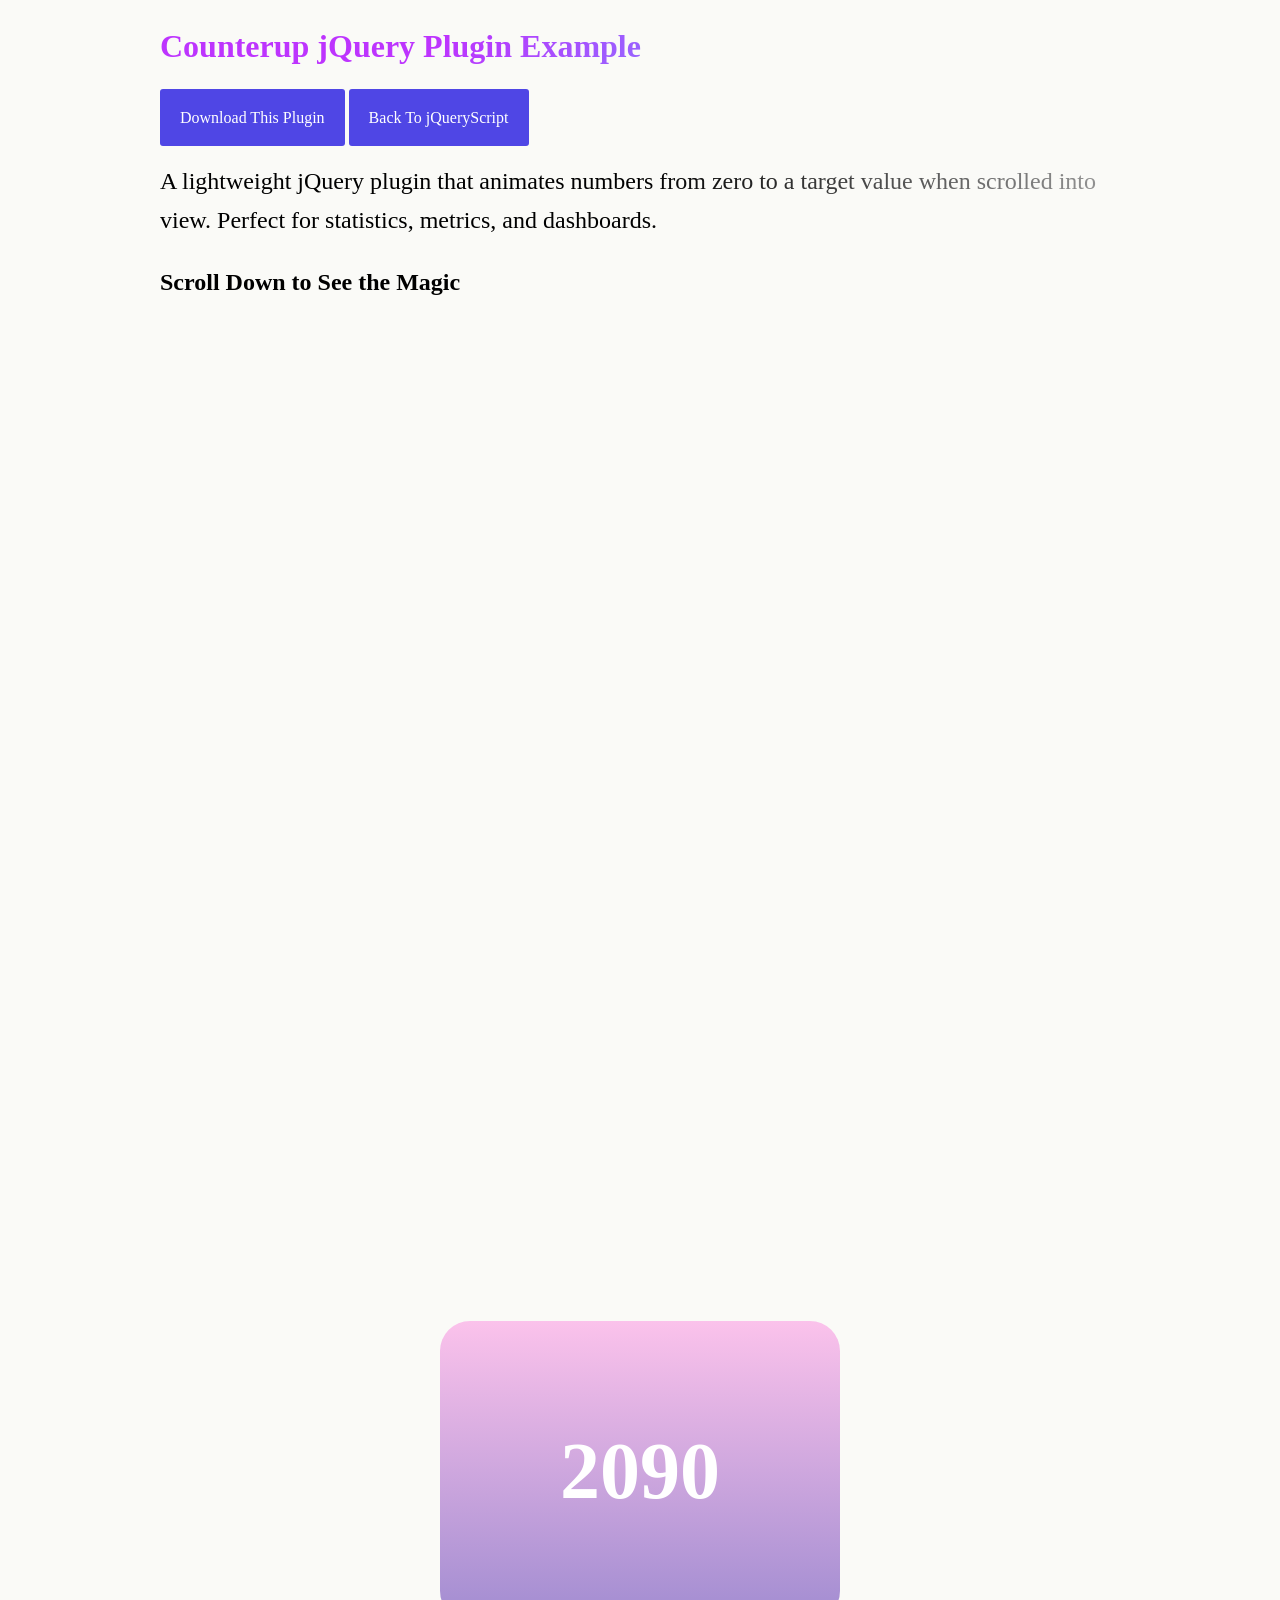
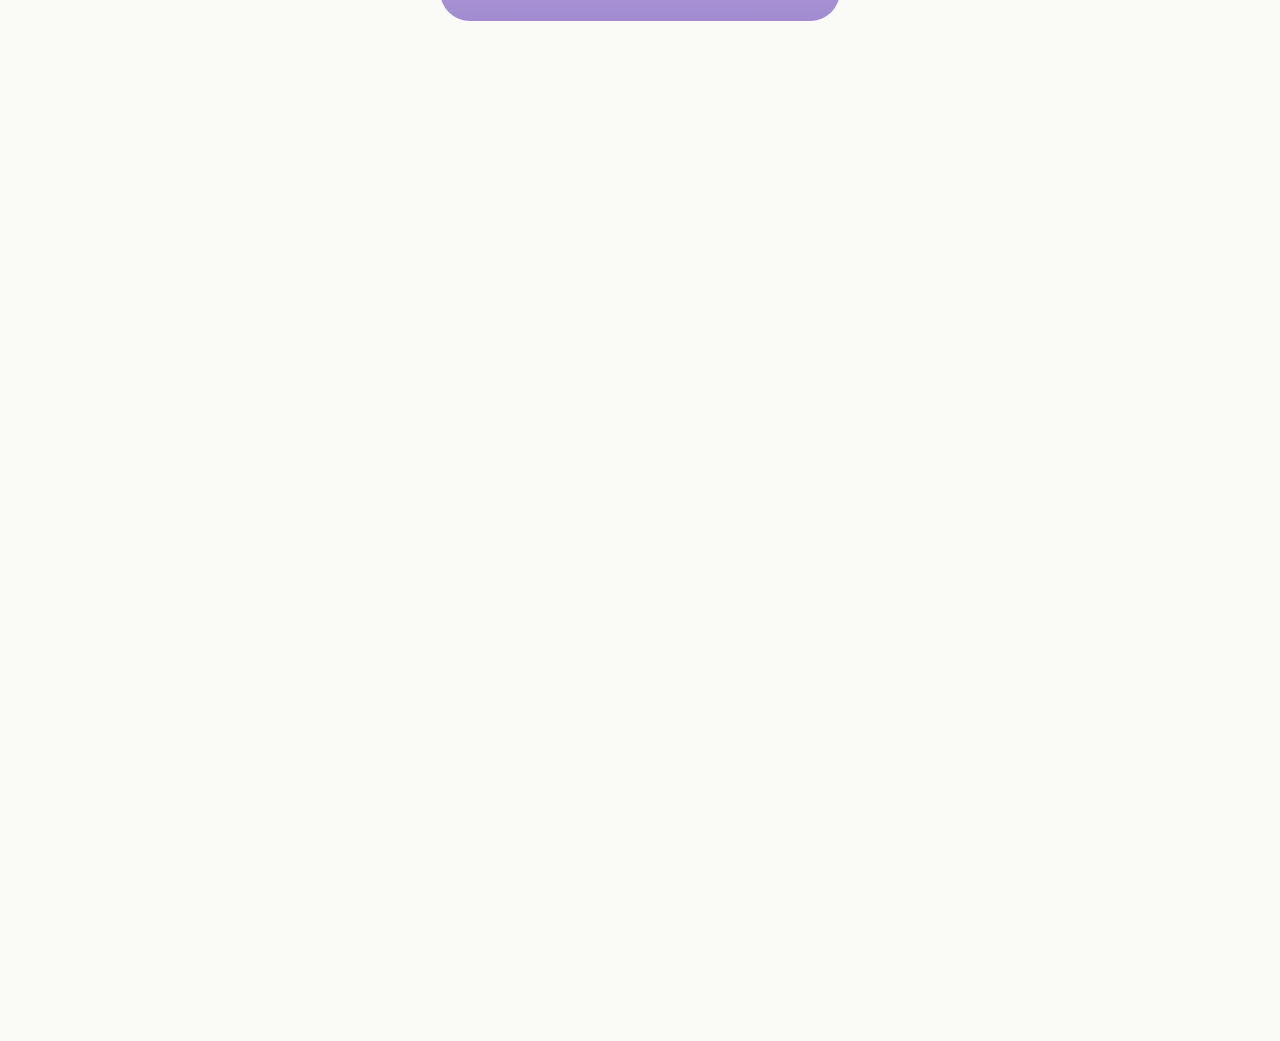
<file: final-project/libs/number-count-in-view/index.html>
<!DOCTYPE html>
<html lang="en">
<head>
    <meta charset="UTF-8">
    <meta name="viewport" content="width=device-width, initial-scale=1.0">
    <title>Counterup jQuery Plugin Example</title>
    <style>
        html,* { font-family: 'Inter'; box-sizing: border-box; }
body { background-color: #fafaf7; line-height:1.6;}
.lead { font-size: 1.5rem; font-weight: 300;background: linear-gradient(to right, #000000 0%, #000000 50%,#999999 100%);
  -webkit-background-clip: text;
  -webkit-text-fill-color:transparent; }
.container { margin: 20px auto; max-width: 960px; }
h1 {
  background: linear-gradient( 120deg, #bd34fe 30%, #41d1ff );
  -webkit-background-clip: text;
  -webkit-text-fill-color: transparent;
}
.counter { max-width: 400px; height: 300px; border-radius: 30px; line-height: 300px; text-align: center; font-size: 5rem;background-image: linear-gradient(to top, #a18cd1 0%, #fbc2eb 100%); margin: 0 auto; color: #fff; font-weight: bolder; }
</style>
</head>
<body>
<div class="container">
    <h1>Counterup jQuery Plugin Example</h1>
    <style>
.download{ padding: 1.25rem; border:0; border-radius:3px; background-color:#4F46E5; color:#fff;cursor:pointer; text-decoration:none;}.download:hover{color: #fff}#carbonads{display:block;overflow:hidden;max-width:728px;position:relative;font-size:22px;box-sizing:content-box}#carbonads>span{display:block}#carbonads a{color:#4F46E5;text-decoration:none}#carbonads a:hover{color:#4F46E5}.carbon-wrap{display:flex;align-items:center}.carbon-img{display:block;margin:0;line-height:1}.carbon-img img{display:block;height:90px;width:auto}.carbon-text{display:block;padding:0 1em;line-height:1.35;text-align:left}.carbon-poweredby{display:block;position:absolute;bottom:0;right:0;padding:6px 10px;text-align:center;text-transform:uppercase;letter-spacing:.5px;font-weight:600;font-size:8px;border-top-left-radius:4px;line-height:1;color:#aaa!important}@media only screen and (min-width:320px) and (max-width:759px){.carbon-text{font-size:14px}}
</style>
<div><div id="carbon-block"></div><script async src="https://pagead2.googlesyndication.com/pagead/js/adsbygoogle.js?client=ca-pub-2783044520727903"
     crossorigin="anonymous"></script>
<!-- jQuery_Replace_Demo -->
<ins class="adsbygoogle"
     style="display:block"
     data-ad-client="ca-pub-2783044520727903"
     data-ad-slot="7325992188"
     data-ad-format="auto"
     data-full-width-responsive="true"></ins>
<script>
     (adsbygoogle = window.adsbygoogle || []).push({});
</script></div>
<p style="margin:2rem auto"><a class="download" href="https://www.jqueryscript.net/animation/number-count-in-view.html">Download This Plugin</a> <a class="download" href="https://www.jqueryscript.net/">Back To jQueryScript</a></p>
    <p class="lead">A lightweight jQuery plugin that animates numbers from zero to a target value when scrolled into view. Perfect for statistics, metrics, and dashboards.</p>
    <h2>Scroll Down to See the Magic</h2>

    <div style="height: 1000px"></div>

    <div class="counter" data-target="9500" data-duration="2000">0</div>

    <div style="height: 1000px"></div>
</div>
    
    <script src="https://code.jquery.com/jquery-3.7.1.min.js"></script>
    <script src="counterup.js"></script>
    <script src="scripts.js"></script><script async src="https://www.googletagmanager.com/gtag/js?id=G-1VDDWMRSTH"></script>
<script>
  window.dataLayer = window.dataLayer || [];
  function gtag(){dataLayer.push(arguments);}
  gtag('js', new Date());
  gtag('config', 'G-1VDDWMRSTH');
</script><script>
try {
  fetch(new Request("https://pagead2.googlesyndication.com/pagead/js/adsbygoogle.js", { method: 'HEAD', mode: 'no-cors' })).then(function(response) {
    return true;
  }).catch(function(e) {
    var carbonScript = document.createElement("script");
    carbonScript.src = "//cdn.carbonads.com/carbon.js?serve=CK7DKKQU&placement=wwwjqueryscriptnet";
    carbonScript.id = "_carbonads_js";
    document.getElementById("carbon-block").appendChild(carbonScript);
  });
} catch (error) {
  console.log(error);
}
</script>
</body>
</html>
</file>
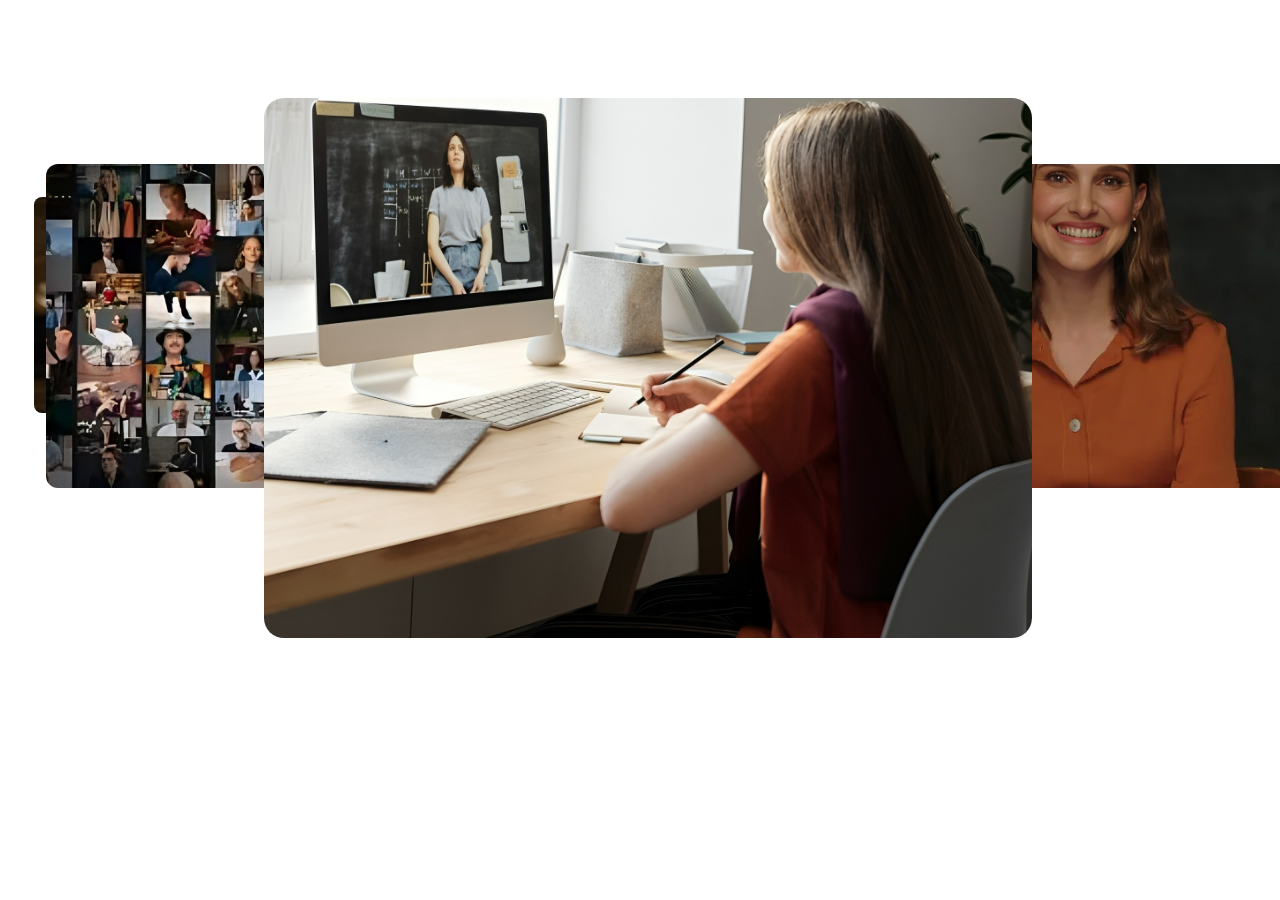
<file: final-project/libs/auto-rotate-slider/dist/index.html>
<!DOCTYPE html>
<html lang="en" >
<head>
  <meta charset="UTF-8">
  <title>CodePen - Auto Rotate Slider</title>
  <link rel="stylesheet" href="./style.css">

</head>
<body>
<!-- partial:index.partial.html -->
<div class="container">
  <div class="slider">
    <div class="box1">
    </div>
    <div class="box2">
    </div>
    <div class="box3">
    </div>
    <div class="box4">
    </div>
    <div class="box5">
    </div>
    <div class="box6">
    </div>
    <div class="box7">
    </div>
  </div>
</div>
<div id="test"></div>
<!-- partial -->
  <script src='//cdnjs.cloudflare.com/ajax/libs/jquery/2.1.3/jquery.min.js'></script><script  src="./script.js"></script>

</body>
</html>
</file>
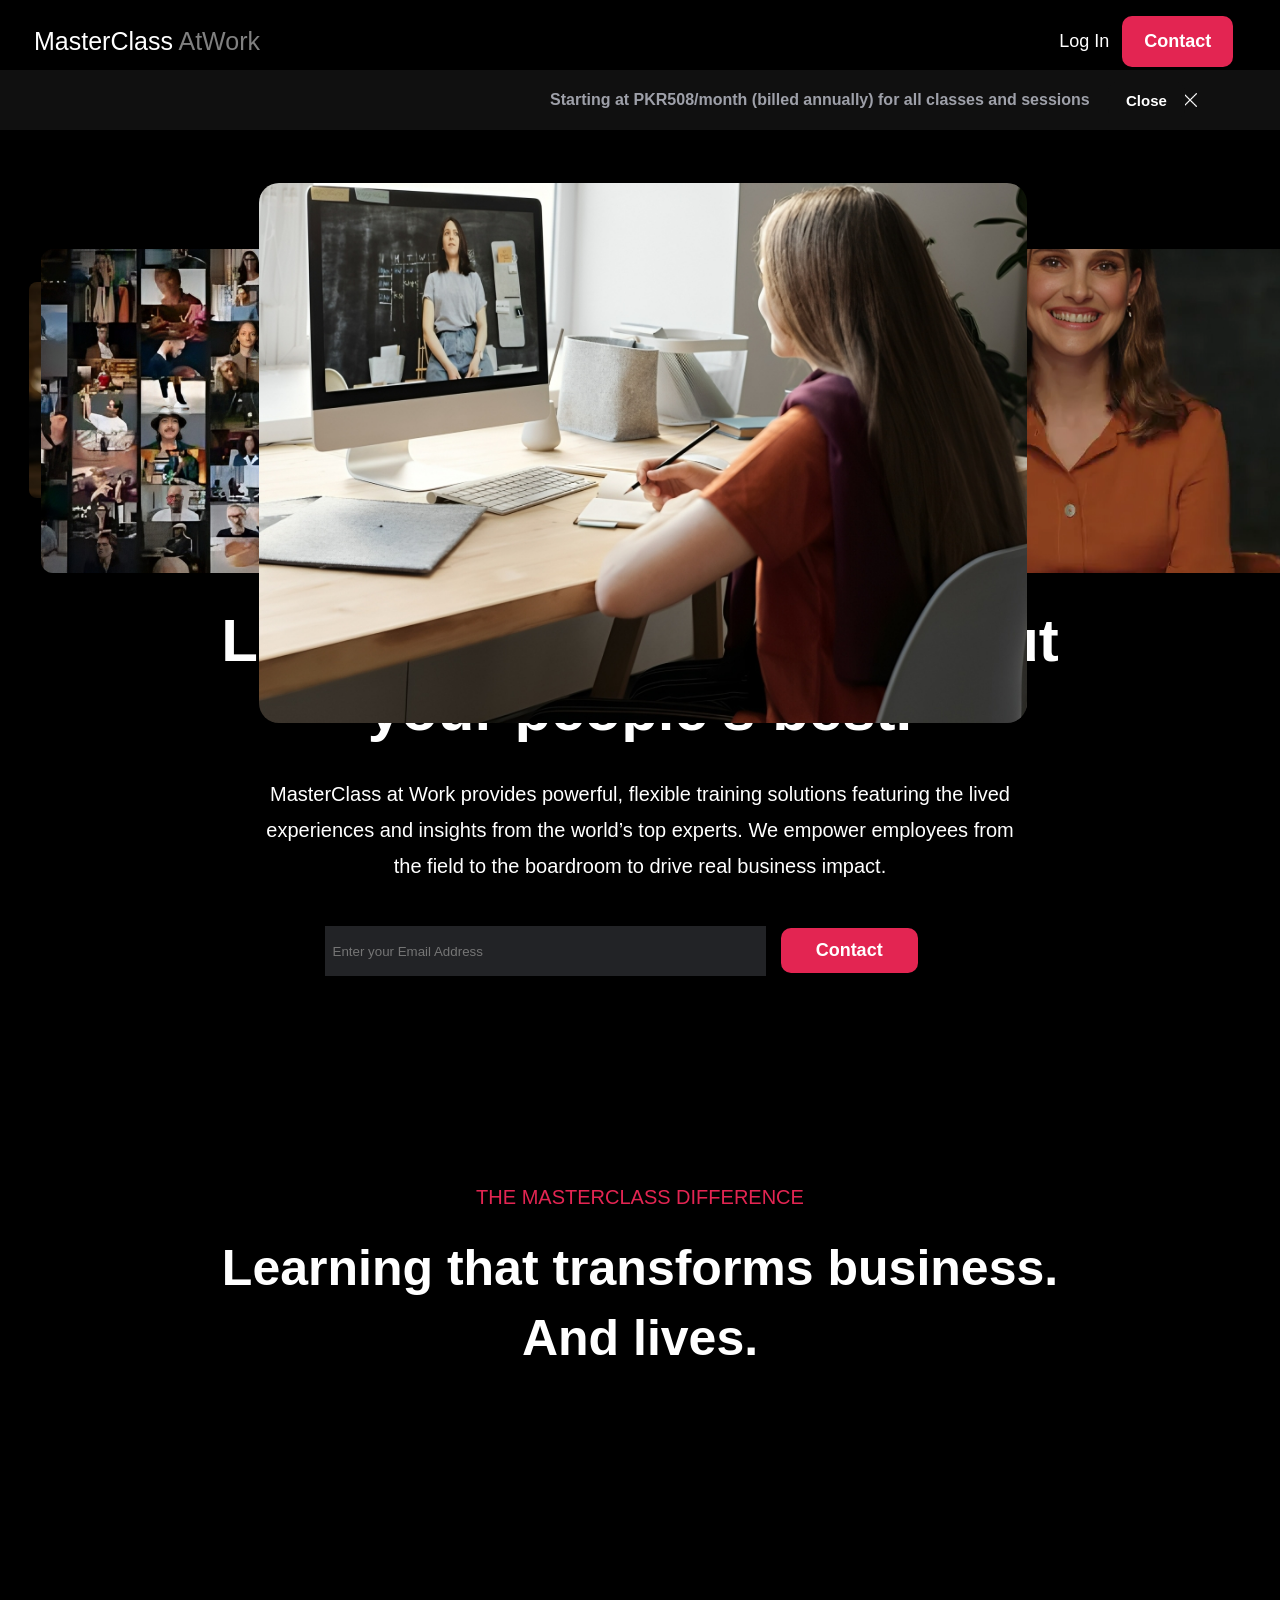
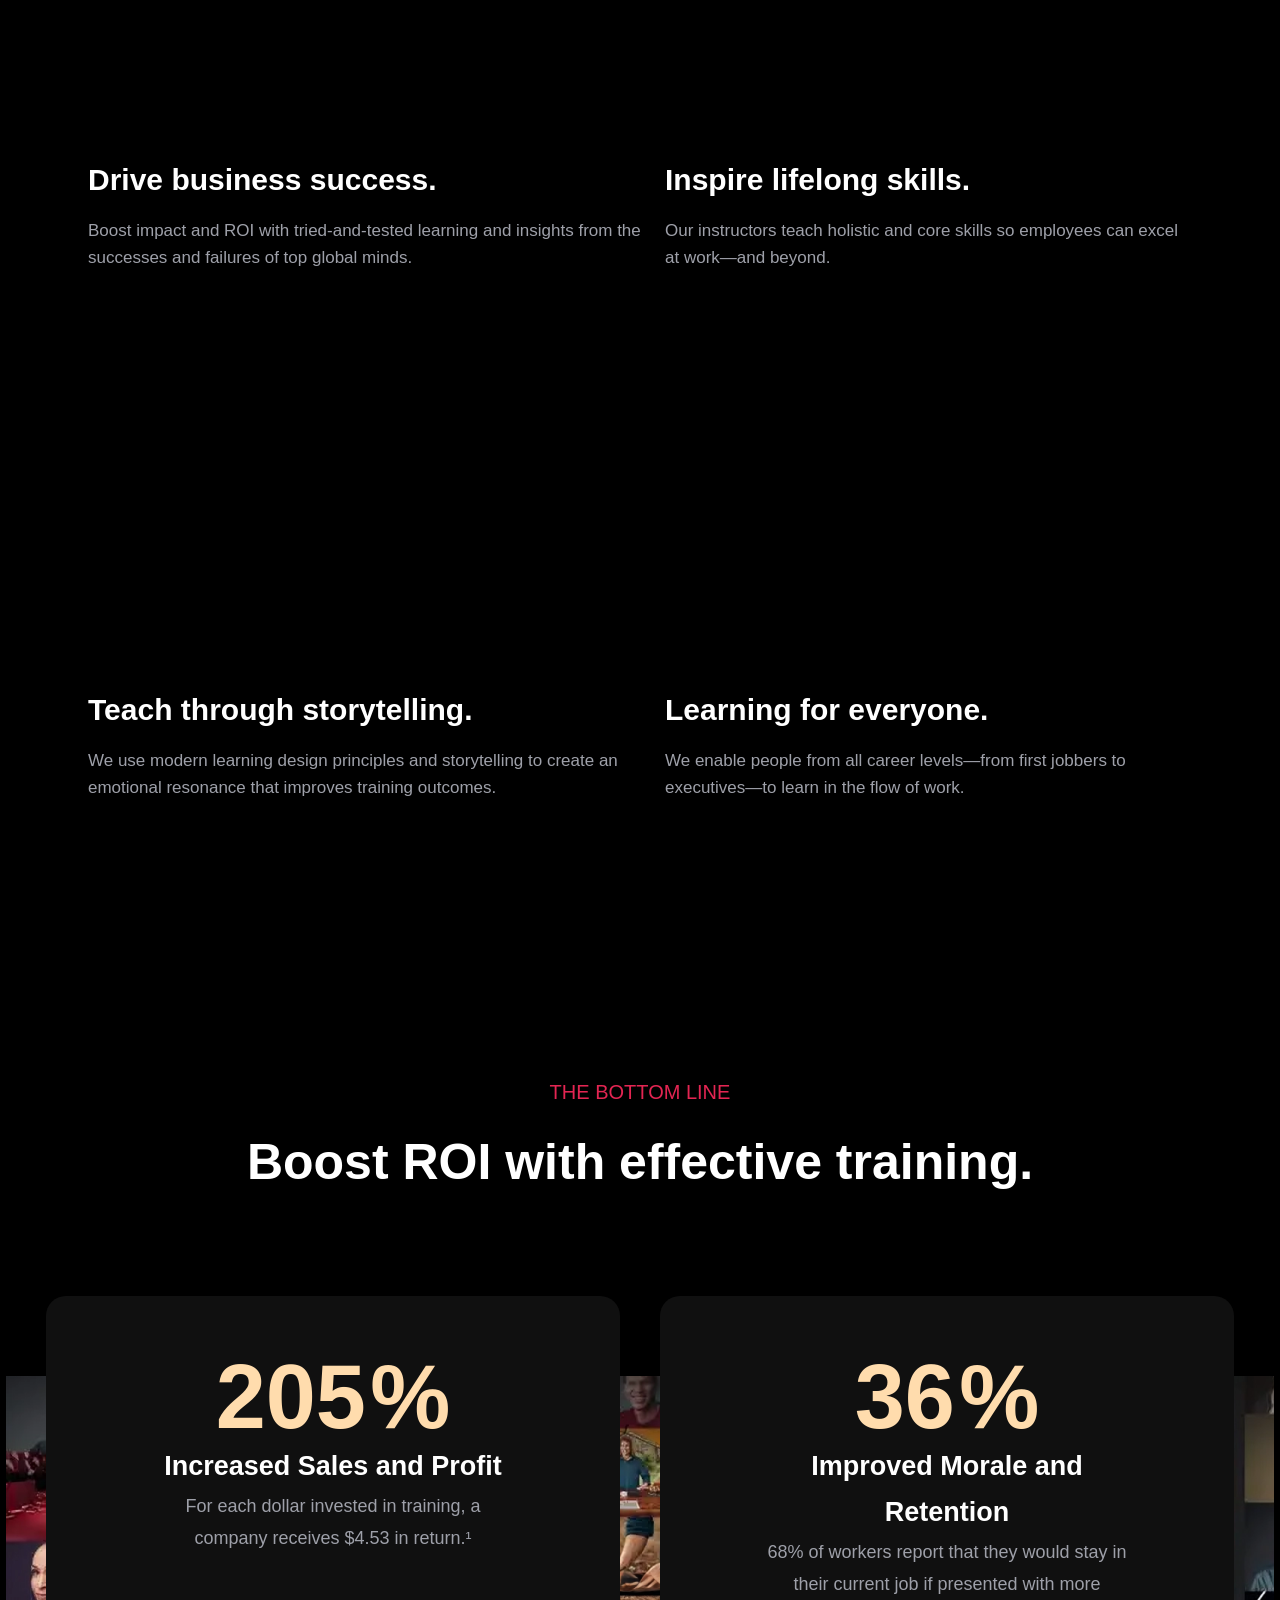
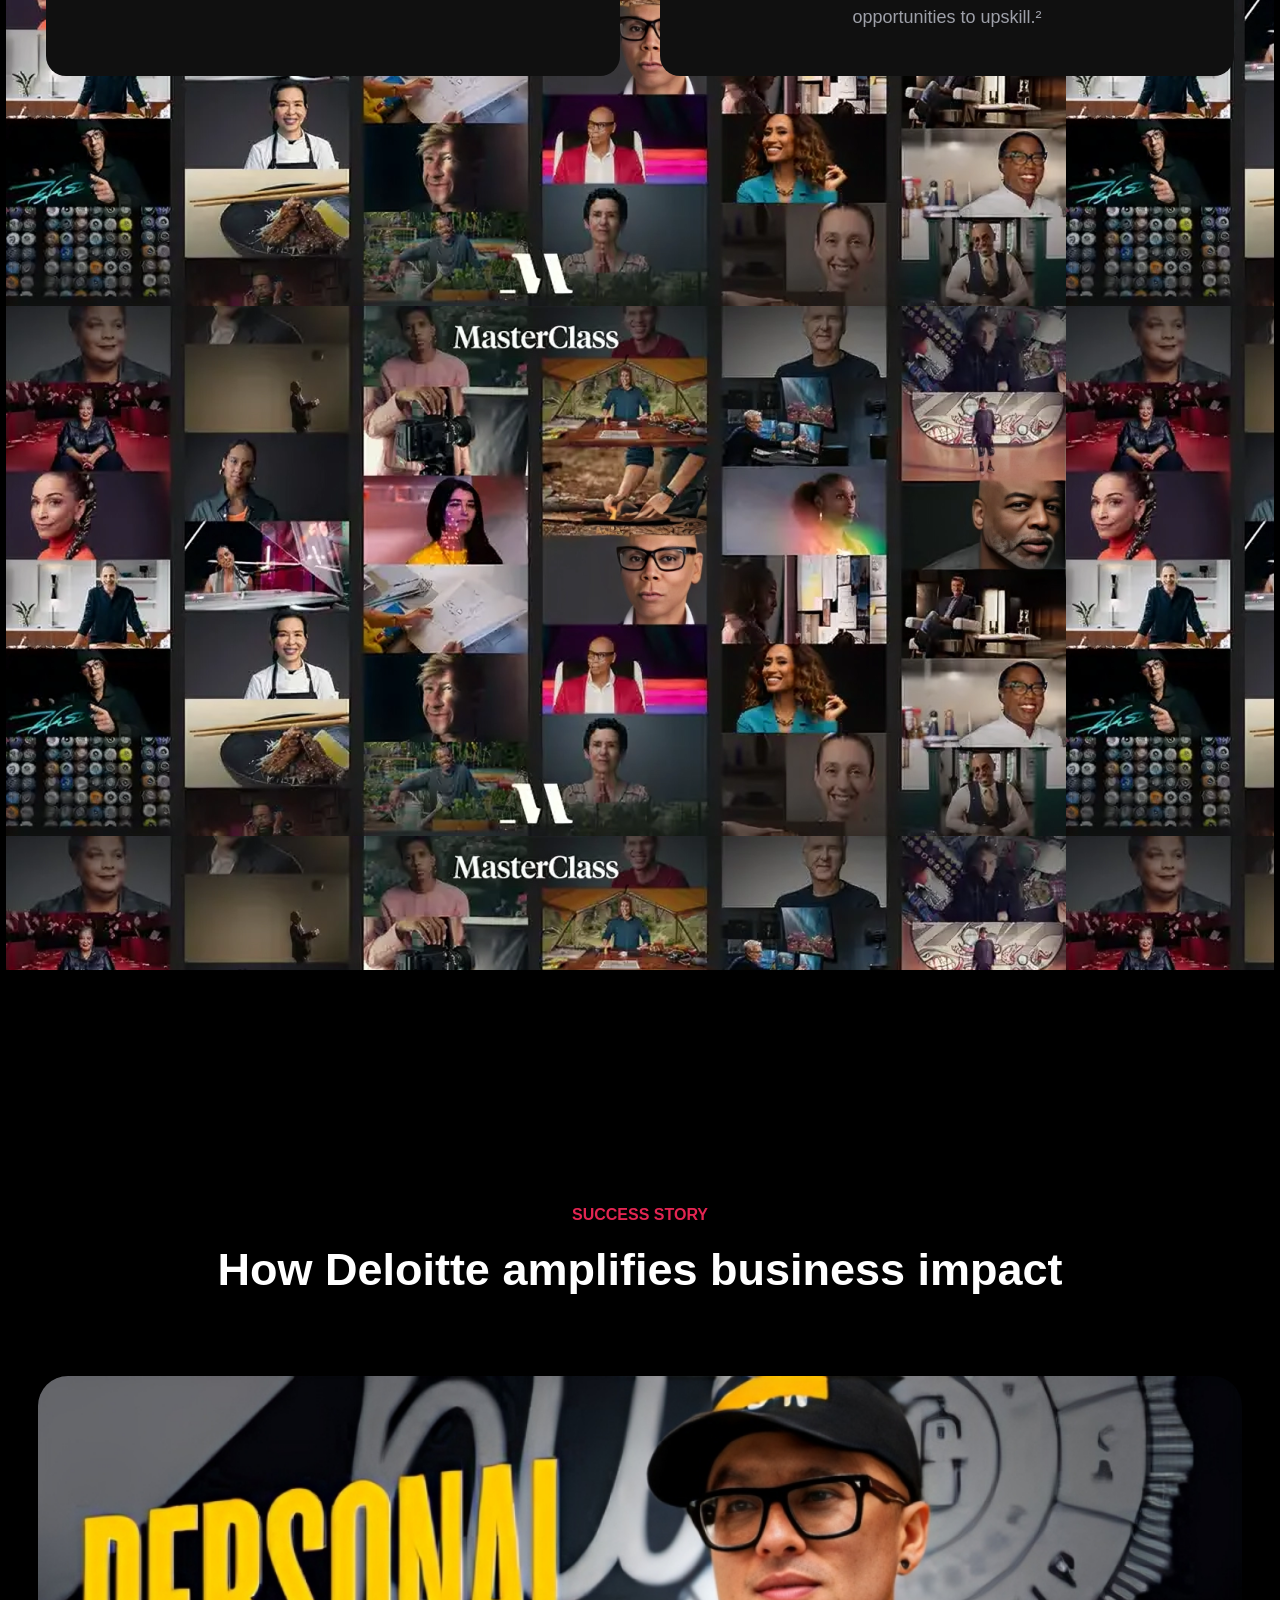
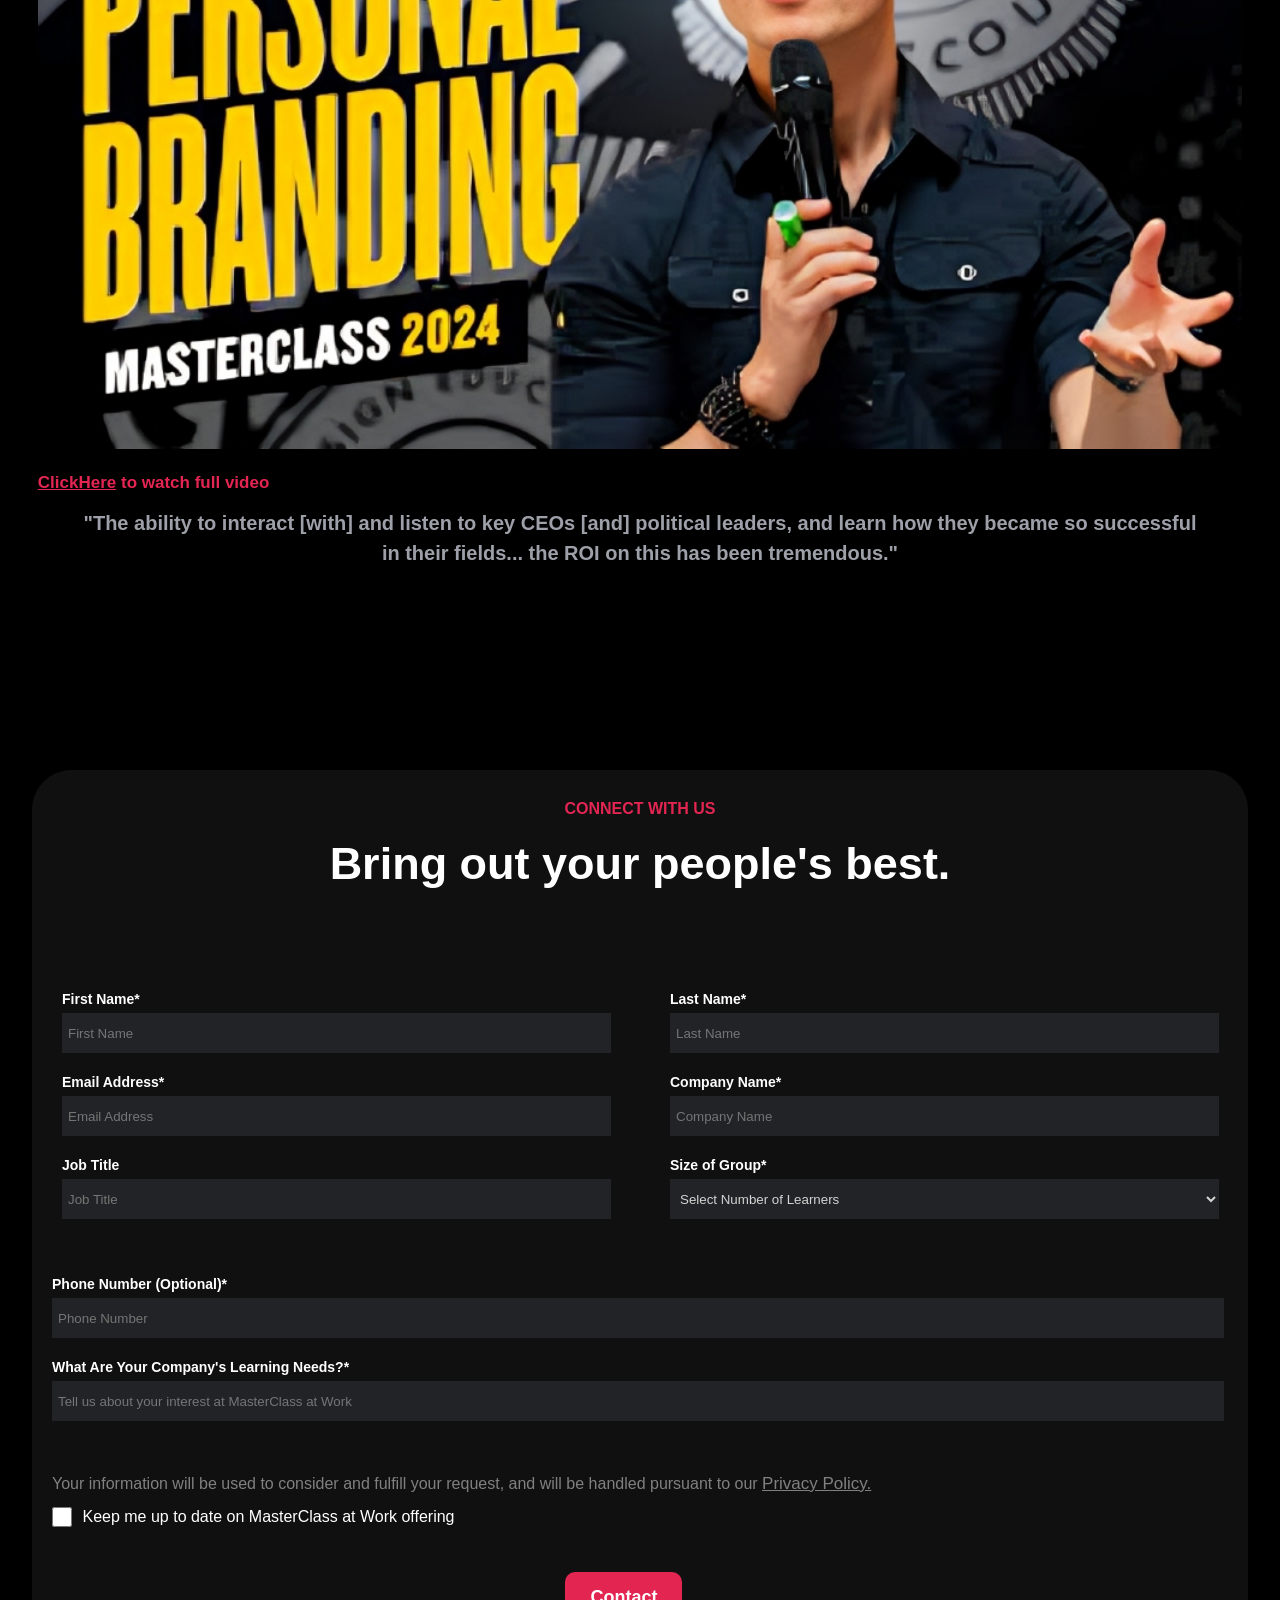
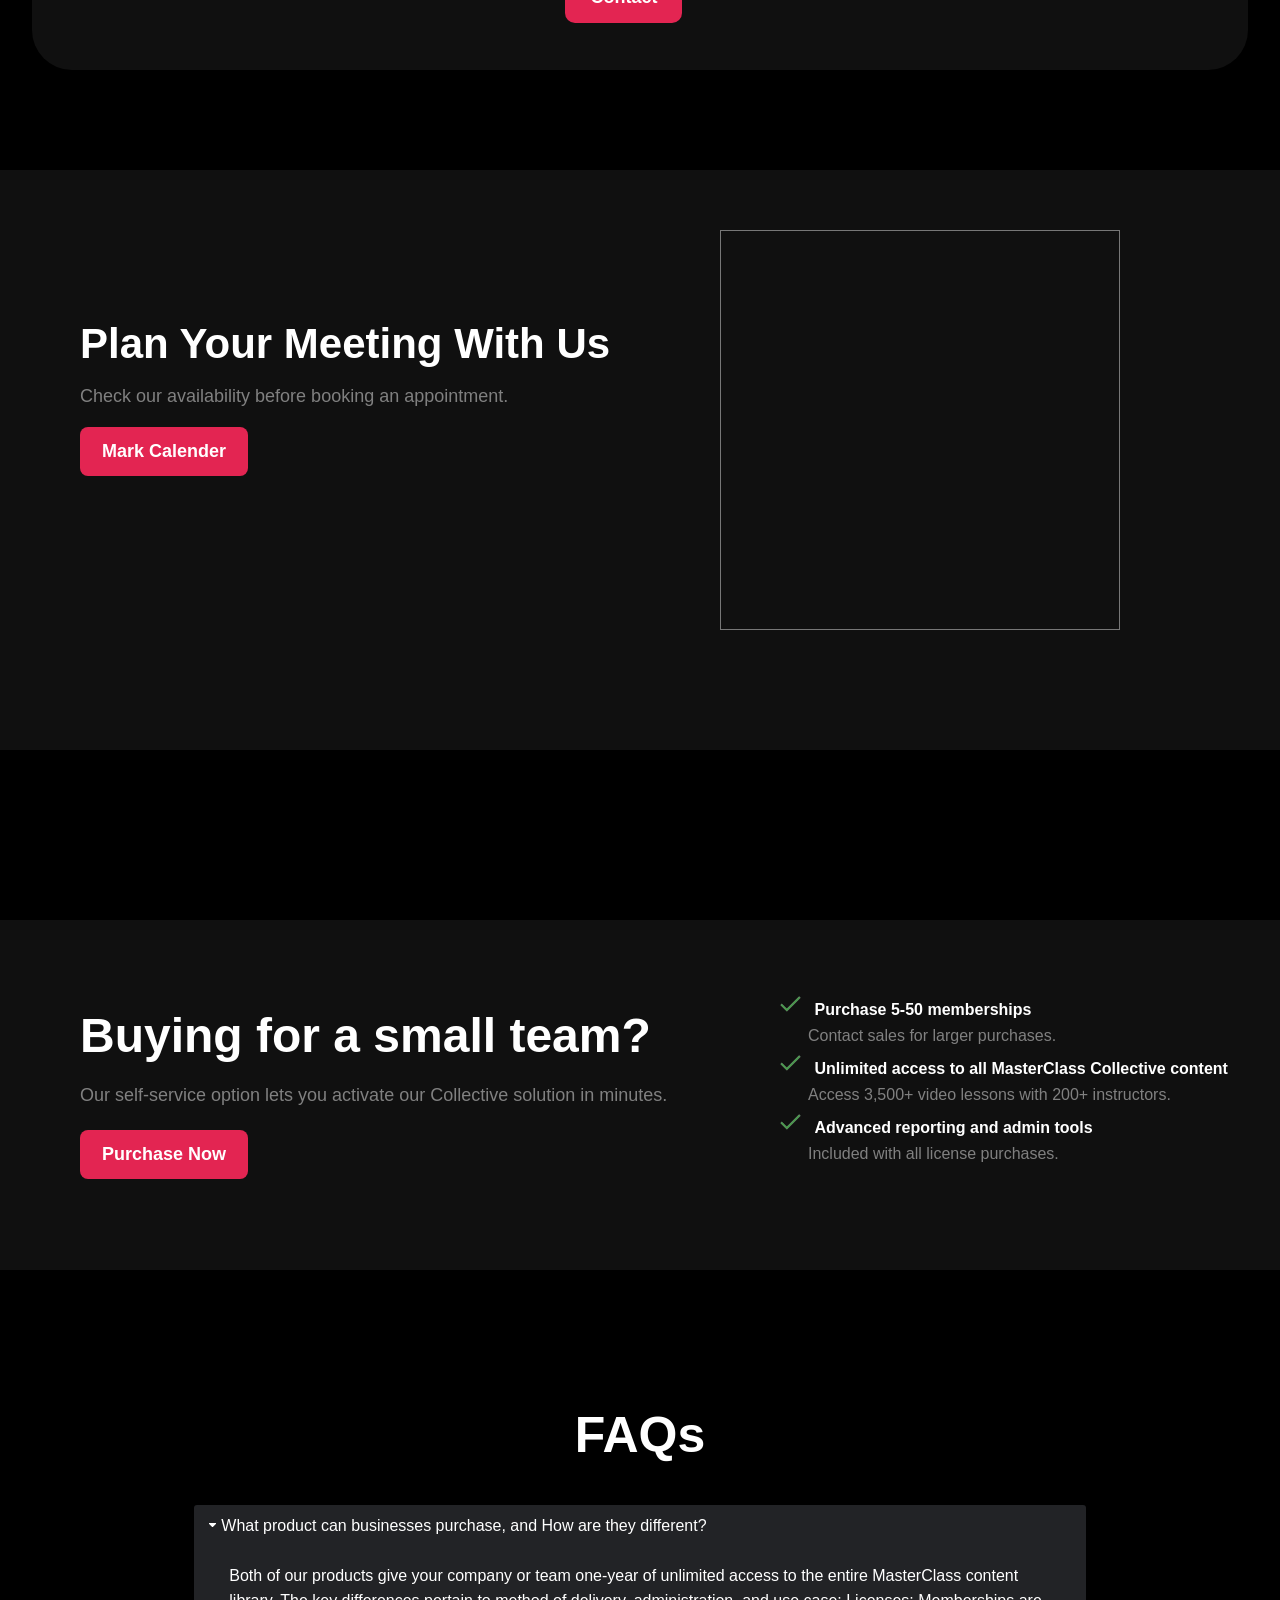
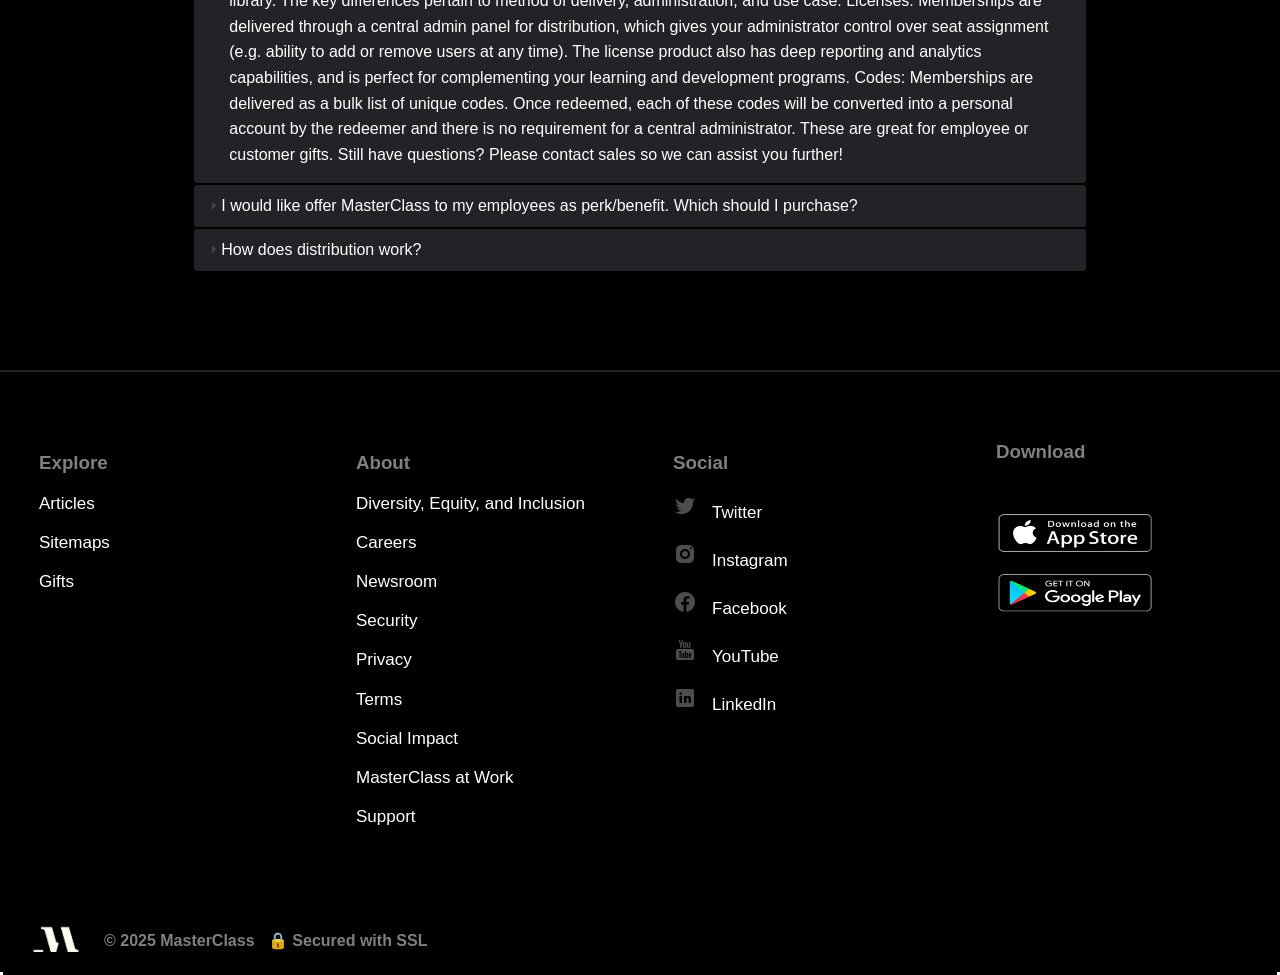
<file: final-project/html/at-work.html>
<!DOCTYPE html>
<html lang="en">

<head>
    <meta charset="UTF-8">
    <meta name="viewport" content="width=device-width, initial-scale=1.0">
    <title>MasterClass</title>

    <!-- jquery link -->
    <script src="../libs/jquery.js"></script>
    <!-- jquery validate link -->
    <script src="../libs/jqueryvalidation.js"></script>

    <!-- jquery carousel -->
    <link rel="stylesheet" href="../libs/auto-rotate-slider/dist/style.css">
    <script src="../libs/auto-rotate-slider/dist/script.js"></script>

    <!-- counter at work page -->

    <script src="../libs/number-count-in-view/scripts.js"></script>
    <script src="../libs/number-count-in-view/counterup.js"></script>

    <!-- AOS  -->
    <!-- effect -->
    <link rel="stylesheet" href="../libs/aos-master/dist/aos.css">
    <script src="../libs/aos-master/dist/aos.js"></script>

    <!-- jquery ui elemenet accorcion -->

    <link rel="stylesheet" href="../libs/jquery-ui-1.14.1.custom/jquery-ui.min.css">
    <script src="../libs/jquery-ui-1.14.1.custom/jquery-ui.min.js"></script>

    <!-- css file link -->
    <link rel="stylesheet" href="../css/style.css">
    <!-- title icon -->
    <link rel="icon" type="image/jpeg" href="../assets/icons/title-bar-icon.jpeg">

</head>

<body>

    <header>

        <!-- navigation bar -->
        <nav>

            <div class="left-nav-atwork">

                <div class="nav-atwork-logo">
                    <a href="">MasterClass <span>AtWork</span></a>
                </div>

            </div>

            <div class="right-nav-atwork">

                <div class="right-nav-atwork-extra-space">

                </div>
                <div class="right-nav-link-atwork">
                    <ul>
                        <li><a href="../html/login.html">Log In</a></li>
                    </ul>

                </div>

                <div class="right-nav-contact-button">

                    <a href="#contact"><button>Contact</button></a>

                </div>
            </div>

        </nav>
    </header>


    <section class="bottom-bar-container" id="bar-overlay">
        <section class="bottom-bar">

            <div class="bottom-bar-txt">
                <p>
                    Starting at PKR508/month (billed annually) for all classes and sessions
                </p>
            </div>

            <div class="bar-buttons">
                <button id="bar-close-btn">Close</button>
                <img src="../assets/icons/icons8-cross-50.png" alt="" width="30px" height="30px">
            </div>

        </section>
    </section>

    <!-- carousel  -->

    <main class="atwork-carousel">
        <div class="container">
            <div class="slider">
                <div class="box1">
                </div>
                <div class="box2">
                </div>
                <div class="box3">
                </div>
                <div class="box4">
                </div>
                <div class="box5">
                </div>
                <div class="box6">
                </div>
                <div class="box7">
                </div>
            </div>
        </div>
        <div id="test"></div>

    </main>

    <!-- atwork after carousel section -->

    <section class="contact-landing-section">
        <div class="contact-landing-heading">
            <h1>Let the world's best bring out</h1>
            <h1>your people's best.</h1>
        </div>

        <div class="contact-landing-paragraph">
            <p>MasterClass at Work provides powerful, flexible training solutions featuring the lived</p>
            <p>experiences and insights from the world’s top experts. We empower employees from</p>
            <p>the field to the boardroom to drive real business impact.</p>
        </div>

        <div class="contact-landing-input-and-button">
            <input type="email" placeholder="Enter your Email Address" required>
            <a href="#contact"><button>Contact</button></a>
        </div>

    </section>

    <!-- four div section -->

    <article class="four-divs-section">
        <div class="four-divs-heading">
            <p>THE MASTERCLASS DIFFERENCE</p>
            <h2>Learning that transforms business.</h2>
            <h2> And lives.</h2>
        </div>

        <div class="four-divs-section-sub">
            <div class="four-divs-section-sub-upper">
                <div class="four-divs-section-one">
                    <div data-aos="fade-right">
                        <div class="four-div-img">
                            <img src="../media/images/for-business-ms.png" alt="" width="500px" height="300px">
                        </div>
                    </div>
                    <div class="four-div-img-text">
                        <h3>Drive business success.</h3>
                        <p>Boost impact and ROI with tried-and-tested learning and insights from the successes and
                            failures of top global minds.</p>
                    </div>
                </div>

                <div class="four-divs-section-two">
                    <div data-aos="fade-left">
                        <div class="four-div-img">
                            <img src="../media/images/for-business-lh.png" alt="" width="500px" height="300px">
                        </div>
                    </div>
                    <div class="four-div-img-text">
                        <h3>Inspire lifelong skills.</h3>
                        <p>Our instructors teach holistic and core skills so employees can excel at work—and beyond.
                        </p>
                    </div>
                </div>
            </div>

            <div class="four-divs-section-sub-lower">
                <div class="four-divs-section-three">
                    <div data-aos="fade-right">
                        <div class="four-div-img">
                            <img src="../media/images/for-business-everyone.png" alt="" width="500px" height="300px">
                        </div>
                    </div>
                    <div class="four-div-img-text">
                        <h3>Teach through storytelling.</h3>
                        <p>We use modern learning design principles and storytelling to create an emotional
                            resonance that improves training outcomes.</p>
                    </div>
                </div>

                <div class="four-divs-section-four">
                    <div data-aos="fade-left">
                        <div class="four-div-img">
                            <img src="../media/images/carouserl-img-4.png" alt="" width="500px" height="300px">
                        </div>
                    </div>

                    <div class="four-div-img-text">
                        <h3>Learning for everyone.</h3>
                        <p>We enable people from all career levels—from first jobbers to executives—to learn in the
                            flow of work.</p>
                    </div>
                </div>
            </div>
        </div>
    </article>

    <!-- bottom line -->
    <!-- trust ratio -->

    <article class="trust-ratio-section">
        <div class="trust-ratio-heading">
            <p>THE BOTTOM LINE</p>
            <h2>Boost ROI with effective training.</h2>
        </div>

        <div class="trust-ratio-sub-section">

            <div class="counters-div">
                <div class="counter-one">
                    <div class="inner-counter">
                        <h1 class="counter" data-target="353" data-duration="2100">0</h1>
                        <p>%</p>
                    </div>
                    <h4>Increased Sales and Profit</h4>
                    <p>For each dollar invested in training, a </p>
                    <p>company receives $4.53 in return.¹</p>
                </div>

                <div class="counter-two">

                    <div class="inner-counter">
                        <h1 class="counter" data-target="68" data-duration="2300">0</h1>
                        <p>%</p>
                    </div>

                    <h4>Improved Morale and <h4>
                            <h4>Retention</h4>
                            <p>68% of workers report that they would stay in </p>
                            <p> their current job if presented with more </p>
                            <p>opportunities to upskill.²</p>
                </div>
            </div>
        </div>
    </article>

    <!-- black div -->

    <section class="black-div">

    </section>

    <!-- success story section -->

    <section class="success-story-section">
        <div class="success-story-heading">
            <h4>SUCCESS STORY</h4>
            <H2>How Deloitte amplifies business impact</H2>
        </div>

        <div class="story-video">
            <img src="../media/images/personal-branding.png" alt="" width="100%">

            <h4><a href="https://www.youtube.com/watch?v=1kUCm1JPzxg&t=533s">ClickHere</a> to watch full video</h4>
        </div>

        <div class="success-end-message">
            <p>"The ability to interact [with] and listen to key CEOs [and] political leaders, and learn how they became
                so successful </p>
            <p>in their fields... the ROI on this has been tremendous."</p>
        </div>
    </section>

    <!-- contact section -->

    <section class="contact-form-section" id="contact">

        <section class="contact-form-inner-section">

            <div class="contact-form-heading">
                <h4>CONNECT WITH US</h4>
                <h2>Bring out your people's best.</h2>

            </div>

            <div class="contact-form-fields">
                <form action="" id="contact-form">
                    <div class="upper-contact-form-fields">

                        <div class="left-contact-form-fields">

                            <label for="">First Name*</label><br>
                            <input type="text" name="firstname" id="" placeholder="First Name"><br>

                            <label for="">Email Address*</label><br>
                            <input type="text" name="email" id="" placeholder="Email Address"><br>

                            <label for="">Job Title</label><br>
                            <input type="text" name="job title" id="" placeholder="Job Title"><br>
                        </div>

                        <div class="right-contact-form-fields">
                            <label for="">Last Name*</label><br>
                            <input type="text" name="lastname" id="" placeholder="Last Name"><br>

                            <label for="">Company Name*</label><br>
                            <input type="text" name="companyname" id="" placeholder="Company Name"><br>

                            <label for="">Size of Group*</label><br>
                            <select name="sizeofgroup" id="">
                                <option value="">Select Number of Learners</option>
                                <option value="">5-10</option>
                                <option value="">11-50</option>
                                <option value="">51-100</option>
                                <option value="">101-150</option>
                                <option value="">151-500</option>
                                <option value="">500-1000</option>
                                <option value="">1000-5000</option>
                            </select>
                        </div>
                    </div>

                    <div class="below-contact-form-fields">
                        <label for="">Phone Number (Optional)*</label><br>
                        <input type="text" name="phonenumber" id="" placeholder="Phone Number"><br>

                        <label for="">What Are Your Company's Learning Needs?*</label><br>
                        <input type="text" name="textboxmessage" id=""
                            placeholder="Tell us about your interest at MasterClass at Work"><br>

                    </div>

                    <div class="contact-form-button">

                        <p>Your information will be used to consider and fulfill your request, and will be handled
                            pursuant
                            to our <a href="">Privacy Policy.</a></p>

                        <input type="checkbox" name="checkbox">
                        <label for="">Keep me up to date on MasterClass at Work offering</label><br>


                        <div class="contact-button">
                            <button type="submit">Contact</button>
                        </div>
                    </div>
                </form>
            </div>
            </div>
        </section>
    </section>

    <!-- google calender -->
    <section class="google-calender-section">
        <section class="google-calender">
            <div class="google-calender-left-side">
                <h2>Plan Your Meeting With Us</h2>
                <p>Check our availability before booking an appointment.</p>
                <a href="https://calendar.google.com/calendar/u/0/r"><button>Mark Calender</button></a>
            </div>

            <div class="right-calender">
                <iframe
                    src="https://calendar.google.com/calendar/embed?height=600&wkst=1&ctz=Asia%2FKarachi&showPrint=0"
                    style="border:solid 1px #777" width="800" height="600" frameborder="0" scrolling="no"></iframe>
            </div>

        </section>
    </section>

    <!-- purchase section -->
    <section class="purchase-section">

        <div class="left-purchase-section">
            <h2>Buying for a small team?</h2>
            <p>Our self-service option lets you activate our Collective solution in minutes.</p>
            <div class="purchase-left-button">
                <button>Purchase Now</button>
            </div>
        </div>

        <div class="right-purchase-section">

            <img src="../assets/icons/icons8-tick-50-removebg-preview.png" alt="" width="25px" height="25px">
            <h4>Purchase 5-50 memberships</h4>

            <p>Contact sales for larger purchases.</p>

            <img src="../assets/icons/icons8-tick-50-removebg-preview.png" alt="" width="25px" height="25px">
            <h4>Unlimited access to all MasterClass Collective content</h4>

            <p>Access 3,500+ video lessons with 200+ instructors.</p>

            <img src="../assets/icons/icons8-tick-50-removebg-preview.png" alt="" width="25px" height="25px">
            <h4> Advanced reporting and admin tools</h4>

            <p>Included with all license purchases.</p>
        </div>
    </section>

    <!-- faqs this page -->

    <section class="faqs-atwork">

        <div class="faqs-heading-atwork">
            <h2>FAQs</h2>
        </div>

        <div class="accordion">
            <h3 class="again">What product can businesses purchase, and How are they different?</h3>
            <div class="accordion-div">
                <p>
                    Both of our products give your company or team one-year of unlimited access to the entire
                    MasterClass content library. The key differences pertain to method of delivery, administration, and
                    use case:


                    Licenses: Memberships are delivered through a central admin panel for distribution, which gives your
                    administrator control over seat assignment (e.g. ability to add or remove users at any time). The
                    license product also has deep reporting and analytics capabilities, and is perfect for complementing
                    your learning and development programs.


                    Codes: Memberships are delivered as a bulk list of unique codes. Once redeemed, each of these codes
                    will be converted into a personal account by the redeemer and there is no requirement for a central
                    administrator. These are great for employee or customer gifts.


                    Still have questions? Please contact sales so we can assist you further!
                </p>
            </div>

            <h3>I would like offer MasterClass to my employees as perk/benefit. Which should I purchase?</h3>
            <div class="accordion-div">
                <p>
                    Both enterprise products can be effective, depending on your needs. The License product gives more
                    flexibility in provisioning user access to MasterClass, and also includes engagement reporting
                    capabilities to better assist your ongoing perks/benefits strategy. Alternatively, the Gifts product
                    is a better fit if you’re looking to provide a one-time perk/benefit with minimal administrative
                    overhead.


                    Still have questions? Please contact sales so we can assist you further!
                </p>
            </div>

            <h3>How does distribution work?</h3>
            <div class="accordion-div">
                <p>
                    Licenses: You will be able to control distribution from a central admin panel, which will allow you
                    to add and remove users at any time (by assigning emails to seats).


                    Codes: You will receive an email with a CSV file containing unique code URLs, which will allow
                    recipients to create an account and redeem a one-year membership.


                    Still have questions? Please contact sales so we can assist you further!
                </p>

            </div>

        </div>

    </section>

    <!-- footer -->

    <!-- grey border horizontal -->

    <div class="grey-border">

    </div>
    <footer>

        <section class="footer-links">
            <div class="footer-links-inside">
                <h3>Explore</h3>
                <ul>
                    <li><a href="">Articles</a></li>
                    <li><a href="">Sitemaps</a></li>
                    <li><a href="">Gifts</a></li>
                </ul>
            </div>

            <div class="footer-links-inside">
                <h3>About</h3>
                <ul>
                    <li><a href="">Diversity, Equity, and Inclusion</a></li>
                    <li><a href="">Careers</a></li>
                    <li><a href="">Newsroom</a></li>
                    <li><a href="">Security</a></li>
                    <li><a href="">Privacy</a></li>
                    <li><a href="">Terms</a></li>
                    <li><a href="">Social Impact</a></li>
                    <li><a href="">MasterClass at Work</a></li>
                    <li><a href="">Support</a></li>
                </ul>
            </div>

            <div class="footer-links-inside">
                <h3>Social</h3>
                <ul>
                    <li><img src="../assets/icons/icons8-twitter-24.png" alt=""><a
                            href="https://twitter.com/masterclass">Twitter</a></li>
                    <li><img src="../assets/icons/icons8-instagram-24.png" alt=""><a
                            href="https://www.instagram.com/masterclass/#">Instagram</a></li>
                    <li><img src="../assets/icons/icons8-facebook-24.png" alt=""><a
                            href="https://web.facebook.com/MasterClassOfficial/">Facebook</a></li>
                    <li><img src="../assets/icons/icons8-youtube-24.png" alt=""><a
                            href="https://www.youtube.com/c/masterclass">YouTube</a></li>
                    <li><img src="../assets/icons/icons8-linkedin-24.png" alt=""><a
                            href="https://www.linkedin.com/company/masterclassinc/">LinkedIn</a></li>
                </ul>
            </div>

            <div class="footer-links-images">
                <h3>Download</h3>

                <div class="footer-links-images-height">
                    <a href="https://apps.apple.com/us/app/masterclass-become-more-you/id1273867416"><img
                            src="../assets/icons/app-store.png" alt="" width="170px" height="140px"></a>
                </div>

                <div class="footer-links-images-height">
                    <a href="https://play.google.com/store/apps/details?id=com.yanka.mc"><img
                            src="../assets/icons/google-play.png" alt="not found" width="170px" height="140px"></a>
                </div>

            </div>
        </section>


        <section class="footer-end">

            <img src="../assets/icons/title-bar-icon.jpeg" alt="not found" width="70px" height="65px">

            <div class="footer-end-text">
                <h4>&copy; 2025 MasterClass </h4>
                <h4>&nbsp; &#x1F512; Secured with SSL</h4>
            </div>

        </section>
    </footer>

    <!-- js file link -->

    <script src="../javascript/script.js"></script>

    <script>
        AOS.init();

        let barCloseBtn = document.querySelector('#bar-close-btn');
        let barOverlay = document.querySelector('#bar-overlay');

        window.onload = function () {
            barOverlay.style.display = 'block';
        }

        barCloseBtn.addEventListener('click', function () {

            barOverlay.style.display = 'none';

        })
    </script>
</body>

</html>
</file>
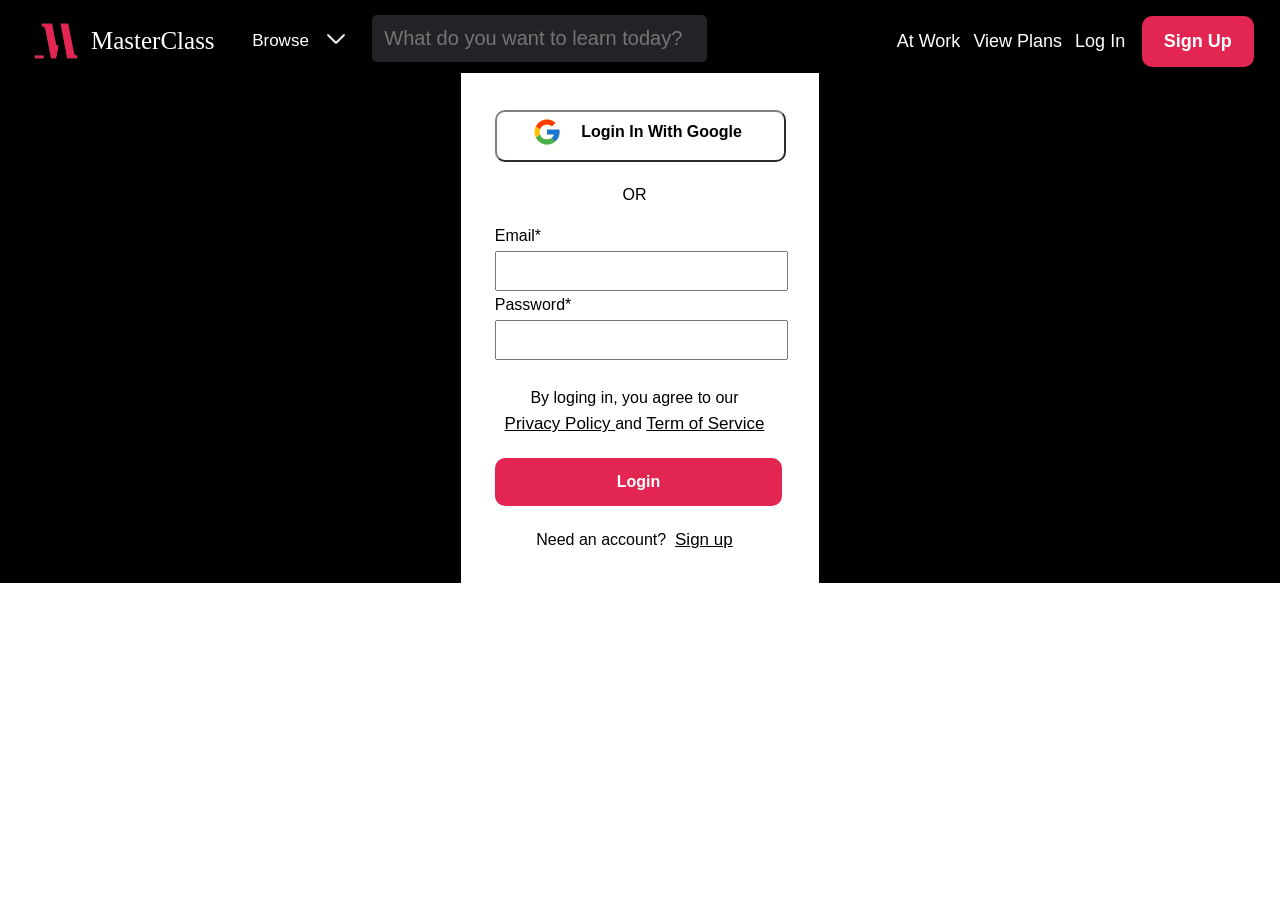
<file: final-project/html/login.html>
<!DOCTYPE html>
<html lang="en">

<head>
    <meta charset="UTF-8">
    <meta name="viewport" content="width=device-width, initial-scale=1.0">
    <title>MasterClass</title>

    <!-- css file link -->
    <link rel="stylesheet" href="../css/style.css">
    <!-- title icon -->
    <link rel="icon" type="image/jpeg" href="../assets/icons/title-bar-icon.jpeg">

    <!-- jquery link -->

    <script src="../libs/jquery.js"></script>

    <!-- jquery form validation -->

    <script src="../libs/jqueryvalidation.js"></script>

    <!-- nav bar dropdown -->
    <link rel="stylesheet"
        href="../libs/Touch-Enabled-Multi-level-Drop-Down-Menu-Plugin-superfish/dist/css/superfish.css">

    <script src="../libs/Touch-Enabled-Multi-level-Drop-Down-Menu-Plugin-superfish/dist/js/hoverIntent.js"></script>
    <script src="../libs/Touch-Enabled-Multi-level-Drop-Down-Menu-Plugin-superfish/dist/js/superfish.js"></script>

</head>

<body>

    <section class="login-background">

        <!-- header and nav bar -->

        <header>

            <!-- navigation bar -->
            <nav>

                <div class="left-nav">

                    <div class="nav-logo">
                        <img src="../assets/icons/navbar-logo.png" alt="not found" width="70px" height="70px">
                        <a href="../index.html">MasterClass</a>
                    </div>

                    <div class="nav-dropdown">
                        <ul class="sf-menu" id="example">
                            <li class="current"> <a href="#">Browse</a>
                                <ul>
                                    <li> <a href="#">Acting and Performing</a> </li>
                                    <li class="current"> <a href="#">Food and Drink</a>
                                        <ul>
                                            <li class="current"><a href="#"></a></li>
                                            <li><a href="#">Bake Delicious</a></li>
                                            <li><a href="#">Eat Heathy</a></li>
                                            <li><a href="#">Beverages</a></li>
                                            <li><a href="#">Oil and More</a></li>
                                        </ul>
                                    </li>
                                    <li> <a href="#">Arts and Design</a>
                                        <ul>
                                            <li><a href="#">Paint and Design</a></li>
                                            <li><a href="#">Create Art</a></li>
                                            <li><a href="#">Explore Colors</a></li>
                                            <li><a href="#">Shine Bright</a></li>
                                            <li><a href="#">Photography</a></li>
                                        </ul>
                                    </li>
                                    <li> <a href="#">Film and TV</a>
                                        <ul>
                                            <li><a href="#">Direct Movie</a></li>
                                            <li><a href="#">Cinema</a></li>
                                            <li><a href="#">Explore TVs</a></li>
                                            <li><a href="#">Film Stories</a></li>
                                            <li><a href="#">Documentary</a></li>
                                        </ul>
                                    </li>
                                </ul>
                            </li>
                            <img src="../assets/icons/icons8-expand-arrow-50-removebg-preview.png" alt="" width="20px"
                                height="20px">
                    </div>

                    <div class="nav-search">
                        <input type="text" placeholder="What do you want to learn today?">
                    </div>
                </div>

                <div class="right-nav">
                    <div class="right-nav-links">
                        <ul>
                            <li><a href="./at-work.html">At Work</a></li>
                            <li><a href="./view-plans.html">View Plans</a></li>
                            <li><a href="./login.html">Log In</a></li>
                        </ul>

                    </div>

                    <div class="right-nav-signup-button">

                        <button>Sign Up</button>

                    </div>
                </div>

            </nav>
        </header>

        <form action="" id="login-form-validation" class="login-form">

            <section class="login-empty-section">
                <section class="login-div">
                 
                    <a href="https://myaccount.google.com/">
                        <div class="login-google-button"><button><img src="../assets/icons/icons8-google-50.png" alt=""
                                    width="30px" height="30px">
                                <p>Login In With Google</p>
                            </button>
                    </a>
                </div>

                    <div class="or">
                        <p>OR</p>
                    </div>

                    <div class="credentials">
                        <label for="">Email*</label>
                        <input type="text" name="loginemail"><br>
                        <label for="">Password*</label><br>
                        <input type="password" name="loginpassword">
                    </div>

                    <div class="or">
                        <p>By loging in, you agree to our</p>
                        <p><a href="">Privacy Policy </a> and <a href="">Term of Service</a></p>
                    </div>
                    <div class="login-button"><button type="submit">Login</button></div>


                    <div class="or">
                        <p>Need an account? &nbsp;<a href="">Sign up</a></p>
                    </div>
                </section>
            </section>
        </form>
    </section>


    <!-- js file link -->

    <script src="../javascript/script.js"></script>

</body>

</html>
</file>
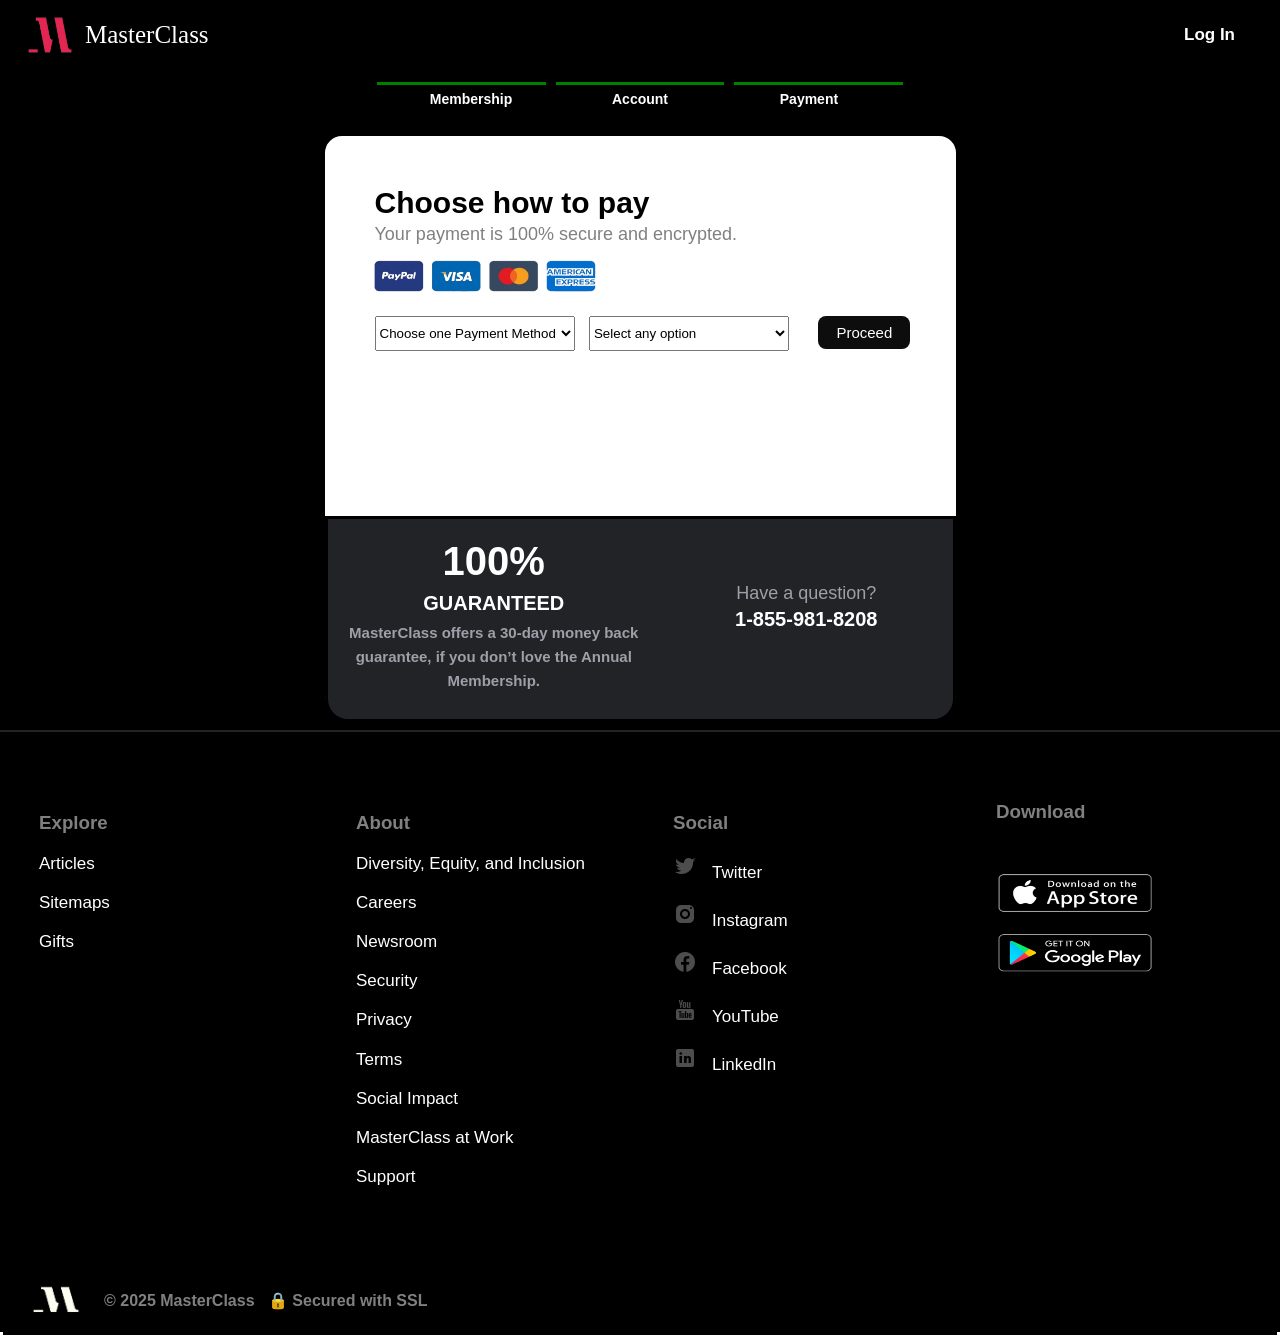
<file: final-project/html/payment.html>
<!DOCTYPE html>
<html lang="en">

<head>
    <meta charset="UTF-8">
    <meta name="viewport" content="width=device-width, initial-scale=1.0">
    <title>MasterClass</title>

    <!-- jquery link -->

    <script src="../libs/jquery.js"></script>

    <!-- css file link -->
    <link rel="stylesheet" href="../css/style.css">
    <!-- title icon -->
    <link rel="icon" type="image/jpeg" href="../assets/icons/title-bar-icon.jpeg">
</head>

<body>

    <!-- navigation bar -->
    <nav class="view-plans-nav">
        <div class="left-nav-view-plans">
            <div class="nav-logo">
                <img src="../assets/icons/navbar-logo.png" alt="not found" width="70px" height="70px">
                <a href="../index.html">MasterClass</a>
            </div>
        </div>

        <div class="right-nav-view-plans">
            <div class="right-nav"></div>
            <div class="right-nav-links-view-plans">
                <ul>
                    <li><a href="./login.html">Log In</a></li>
                </ul>
            </div>
        </div>
    </nav>

    <section class="credit-popup" id="credit-popup">
        <div class="popup-heading">
            <button id="popup-back-btn">Back</button>
            <div class="head-txt">
                <h3>MasterClass Plus</h3>
                <h3> Total Billed: PKR9,144</h3>
            </div>
        </div>

        <div class="popup-input-fields">
            <div class="input-top">
                <label for="">Email</label><br>
                <input type="text" name="" id="" placeholder="abc@gmail.com"><br>
                <label for="">Card Number</label><br>
                <input type="text" name="" id="" placeholder="1234 1234 1234 1234"><br>
            </div>

            <div class="input-flex">
                <div class="input-display-inline1">
                    <label for="">Expiration Date</label><br>
                    <input type="text" name="" id="" placeholder="MM/YY">
                </div>

                <div class="input-display-inline2">
                    <label for="">Security Code</label><br>
                    <input type="text" placeholder="CVC">

                </div>
            </div>
        </div>

        <div class="popup-txt">
            <p>Clicking “Place Secure Order” agrees to our <a href="">Terms of Service</a> and <a href="">Privacy
                    Policy,</a> and enrolls you in our annual subscription plan.Your payment method will be charged the
                above price (prices include tax) immediately and <span>an applicable rate annually thereafter.</span>
            </p>
        </div>

        <div class="popup-button">
            <button id="place-order">Place Secure Order</button>
        </div>
    </section>

    <!-- navigation between pages -->

    <main class="payment-main-section">
        <section class="payment-main-sub-section">
            <div class="payment-main-sub-section-upper">
                <div class="payment-main-sub-section-upper-green">
                    <div class="payment-green-one">

                    </div>
                    <div class="payment-green-two">

                    </div>
                    <div class="payment-green-three">

                    </div>
                </div>

                <div class="signup-main-sub-section-upper-links">
                    <div class="payment-link-one">
                        <a href="./view-plans.html">Membership</a>
                    </div>

                    <div class="payment-link-two">
                        <a href="./sign-up.html">Account</a>
                    </div>

                    <div class="payment-link-three">
                        <a href="./payment.html">Payment</a>

                    </div>
                </div>
            </div>
        </section>
    </main>

    <!-- payment section -->

    <section class="payment-div">
        <section class="payment-main-div">
            <div class="payment-main-div-upper">
                <div class="upper-heading">
                    <h2>Choose how to pay</h2>
                    <p>Your payment is 100% secure and encrypted.</p>
                </div>

                <div class="upper-imgs">
                    <img src="../assets/icons/Credit-Card-Icons-removebg-preview.png" alt="" width="300px"
                        height="200px">
                </div>

                <div class="dropdowns">
                    <select name="" id="main">
                        <option value="">Choose one Payment Method</option>
                    </select>

                    <select name="" id="sub">
                        <option value="">Select any option</option>
                    </select>

                    <button id="dropdown-btn">Proceed</button>
                </div>
            </div>

            <div class="payment-main-div-lower">
                <div class="payment-main-div-lower-left">
                    <div class="left-txt">
                        <h2>100%</h2>
                        <h3>GUARANTEED</h3>
                        <p>MasterClass offers a 30-day money back guarantee, if you don’t love the Annual Membership.
                        </p>
                    </div>
                </div>

                <div class="payment-main-div-lower-right">
                    <p>Have a question?</p>

                    <h4> 1-855-981-8208</h4>
                </div>
            </div>
        </section>
    </section>

    <!-- footer -->

    <!-- grey border horizontal -->

    <div class="grey-border">

    </div>
    <footer>

        <section class="footer-links">
            <div class="footer-links-inside">
                <h3>Explore</h3>
                <ul>
                    <li><a href="">Articles</a></li>
                    <li><a href="">Sitemaps</a></li>
                    <li><a href="">Gifts</a></li>
                </ul>
            </div>

            <div class="footer-links-inside">
                <h3>About</h3>
                <ul>
                    <li><a href="">Diversity, Equity, and Inclusion</a></li>
                    <li><a href="">Careers</a></li>
                    <li><a href="">Newsroom</a></li>
                    <li><a href="">Security</a></li>
                    <li><a href="">Privacy</a></li>
                    <li><a href="">Terms</a></li>
                    <li><a href="">Social Impact</a></li>
                    <li><a href="">MasterClass at Work</a></li>
                    <li><a href="">Support</a></li>
                </ul>
            </div>

            <div class="footer-links-inside">
                <h3>Social</h3>
                <ul>
                    <li><img src="../assets/icons/icons8-twitter-24.png" alt=""><a
                            href="https://twitter.com/masterclass">Twitter</a></li>
                    <li><img src="../assets/icons/icons8-instagram-24.png" alt=""><a
                            href="https://www.instagram.com/masterclass/#">Instagram</a></li>
                    <li><img src="../assets/icons/icons8-facebook-24.png" alt=""><a
                            href="https://web.facebook.com/MasterClassOfficial/">Facebook</a></li>
                    <li><img src="../assets/icons/icons8-youtube-24.png" alt=""><a
                            href="https://www.youtube.com/c/masterclass">YouTube</a></li>
                    <li><img src="../assets/icons/icons8-linkedin-24.png" alt=""><a
                            href="https://www.linkedin.com/company/masterclassinc/">LinkedIn</a></li>
                </ul>
            </div>

            <div class="footer-links-images">
                <h3>Download</h3>

                <div class="footer-links-images-height">
                    <a href="https://apps.apple.com/us/app/masterclass-become-more-you/id1273867416"><img
                            src="../assets/icons/app-store.png" alt="" width="170px" height="140px"></a>
                </div>

                <div class="footer-links-images-height">
                    <a href="https://play.google.com/store/apps/details?id=com.yanka.mc"><img
                            src="../assets/icons/google-play.png" alt="not found" width="170px" height="140px"></a>
                </div>

            </div>
        </section>


        <section class="footer-end">

            <img src="../assets/icons/title-bar-icon.jpeg" alt="not found" width="70px" height="65px">

            <div class="footer-end-text">
                <h4>&copy; 2025 MasterClass </h4>
                <h4>&nbsp; &#x1F512; Secured with SSL</h4>
            </div>

        </section>
    </footer>

    <script>

        let dropdownBtn = document.querySelector('#dropdown-btn');
        let creditPopup = document.querySelector('#credit-popup');

        dropdownBtn.addEventListener('click', function () {

            creditPopup.style.display = 'Block';

        })


        let popupBackBtn = document.querySelector('#popup-back-btn');
        let placeOrderBtn = document.querySelector('#place-order');

        popupBackBtn.addEventListener('click', function () {

            creditPopup.style.display = 'none';

        })

        placeOrderBtn.addEventListener('click', function () {

            creditPopup.style.display = 'none';

        })

    </script>

    <script src="../javascript/script.js"></script>

</body>

</html>
</file>
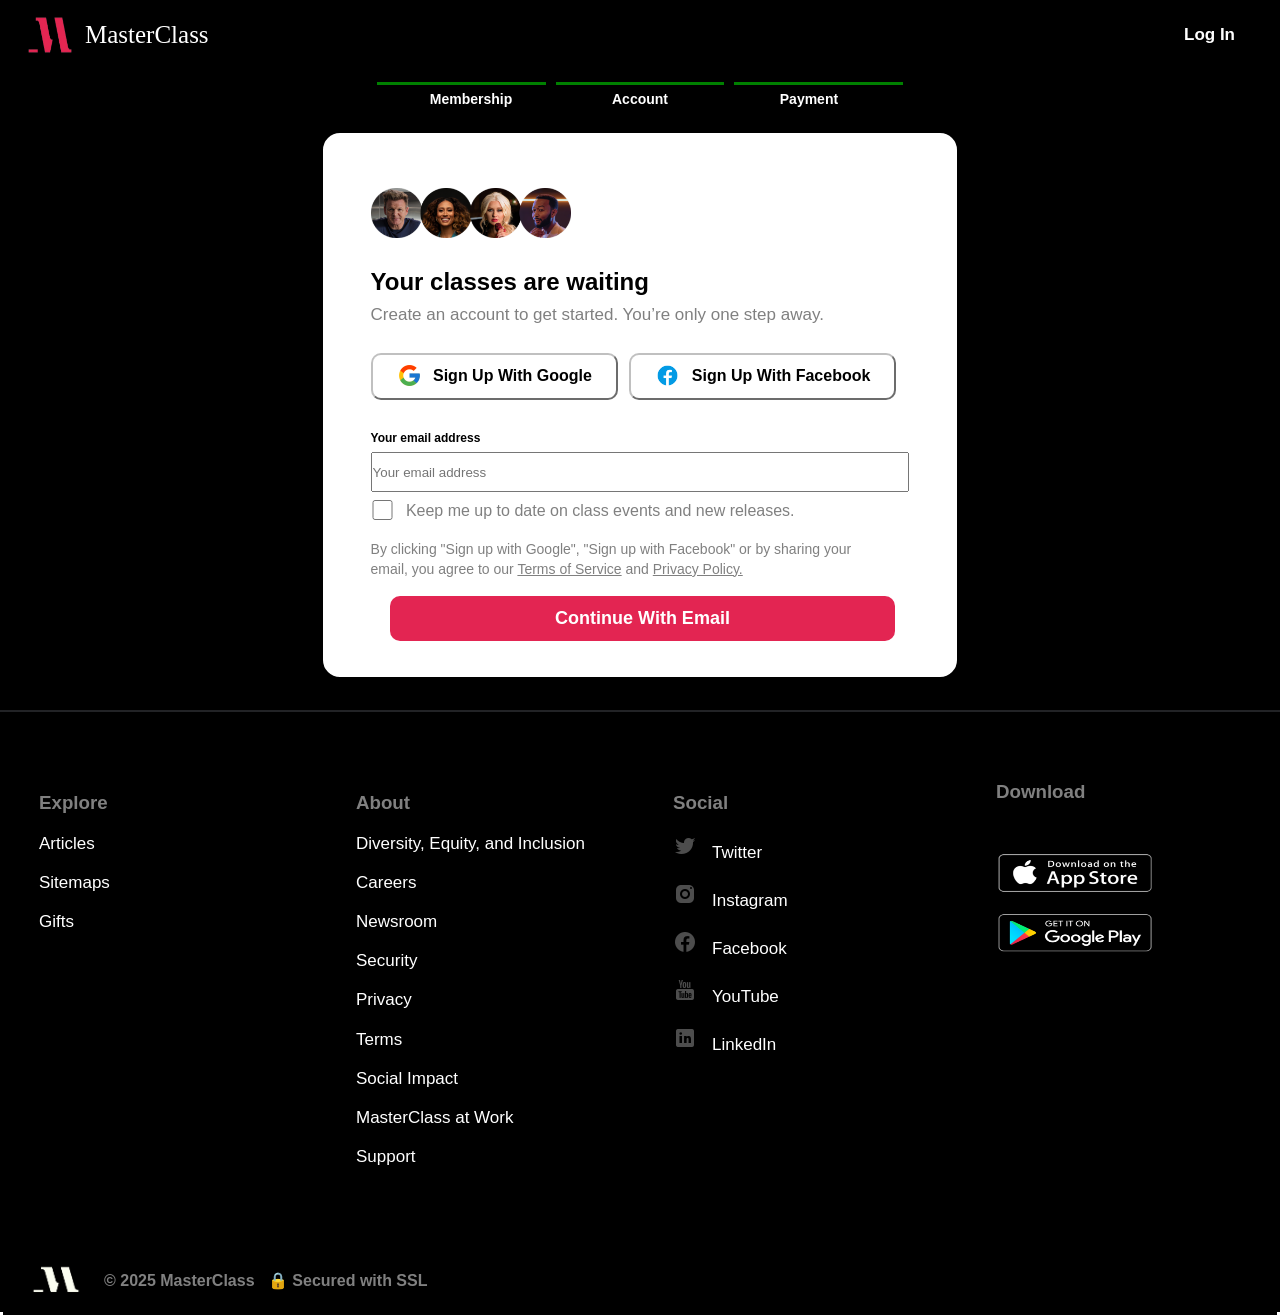
<file: final-project/html/sign-up.html>
<!DOCTYPE html>
<html lang="en">

<head>
    <meta charset="UTF-8">
    <meta name="viewport" content="width=device-width, initial-scale=1.0">
    <title>MasterClass</title>

    <!-- css file link -->
    <link rel="stylesheet" href="../css/style.css">
    <!-- title icon -->
    <link rel="icon" type="image/jpeg" href="../assets/icons/title-bar-icon.jpeg">
</head>

<body>

    <!-- navigation bar -->
    <nav class="view-plans-nav">

        <div class="left-nav-view-plans">

            <div class="nav-logo">
                <img src="../assets/icons/navbar-logo.png" alt="not found" width="70px" height="70px">
                <a href="../index.html">MasterClass</a>
            </div>

        </div>

        <div class="right-nav-view-plans">
            <div class="right-nav"></div>
            <div class="right-nav-links-view-plans">
                <ul>
                    <li><a href="./login.html">Log In</a></li>
                </ul>
            </div>

        </div>

    </nav>

    <!-- navigation between pages -->

    <main class="signup-main-section">
        <section class="main-sub-section">

            <div class="signup-main-sub-section-upper">
                <div class="signup-main-sub-section-upper-green">
                    <div class="signup-green-one">

                    </div>
                    <div class="signup-green-two">

                    </div>
                    <div class="signup-green-three">

                    </div>
                </div>

                <div class="signup-main-sub-section-upper-links">
                    <div class="signup-link-one">
                        <a href="./view-plans.html">Membership</a>
                    </div>

                    <div class="signup-link-two">
                        <a href="./sign-up.html">Account</a>
                    </div>

                    <div class="signup-link-three">
                        <a href="./payment.html">Payment</a>

                    </div>
                </div>

            </div>

        </section>
    </main>

    <!-- sign-up section -->

    <section class="sign-up-div">
        <section class="signup-main-div">

            <div class="signup-inner-div">

                <div class="inner-div-one">
                    <img src="../media/images/four-circle-img.png" alt="" width="200px" height="50px">

                </div>

                <div class="inner-div-two">
                    <h2>Your classes are waiting</h2>
                    <p>Create an account to get started. You’re only one step away.</p>
                </div>

                <div class="inner-div-three">
                    <a href="https://myaccount.google.com/"><button><img src="../assets/icons/icons8-google-50.png"
                                alt="" width="25px" height="25px">
                            <p>Sign Up With Google</p>
                        </button></a>

                    <a href="https://web.facebook.com/?_rdc=1&_rdr#"><button><img
                                src="../assets/icons/icons8-facebook-48.png" alt="" width="25px" height="25px">
                            <p>Sign Up With Facebook</p>
                        </button></a>


                </div>

                <div class="inner-div-four">
                    <label for="">Your email address</label><br>
                    <input type="text" class="input-txt" placeholder="Your email address"><br>
                    <input type="checkbox" class="input-check">
                    <label for="" class="check-txt">Keep me up to date on class events and new releases.</label>

                </div>

                <div class="inner-div-five">
                    <p>By clicking "Sign up with Google", "Sign up with Facebook" or by sharing your</p>
                    <p>email, you agree to our <a href="">Terms of Service</a> and <a href="">Privacy Policy.</a></p>
                </div>

                <div class="inner-div-six">
                    <a href="./payment.html"><button>Continue With Email</button></a>
                </div>
            </div>

        </section>
    </section>

    <!-- footer -->

    <!-- grey border horizontal -->

    <div class="grey-border">

    </div>
    <footer>

        <section class="footer-links">
            <div class="footer-links-inside">
                <h3>Explore</h3>
                <ul>
                    <li><a href="">Articles</a></li>
                    <li><a href="">Sitemaps</a></li>
                    <li><a href="">Gifts</a></li>
                </ul>
            </div>

            <div class="footer-links-inside">
                <h3>About</h3>
                <ul>
                    <li><a href="">Diversity, Equity, and Inclusion</a></li>
                    <li><a href="">Careers</a></li>
                    <li><a href="">Newsroom</a></li>
                    <li><a href="">Security</a></li>
                    <li><a href="">Privacy</a></li>
                    <li><a href="">Terms</a></li>
                    <li><a href="">Social Impact</a></li>
                    <li><a href="">MasterClass at Work</a></li>
                    <li><a href="">Support</a></li>
                </ul>
            </div>

            <div class="footer-links-inside">
                <h3>Social</h3>
                <ul>
                    <li><img src="../assets/icons/icons8-twitter-24.png" alt=""><a
                            href="https://twitter.com/masterclass">Twitter</a></li>
                    <li><img src="../assets/icons/icons8-instagram-24.png" alt=""><a
                            href="https://www.instagram.com/masterclass/#">Instagram</a></li>
                    <li><img src="../assets/icons/icons8-facebook-24.png" alt=""><a
                            href="https://web.facebook.com/MasterClassOfficial/">Facebook</a></li>
                    <li><img src="../assets/icons/icons8-youtube-24.png" alt=""><a
                            href="https://www.youtube.com/c/masterclass">YouTube</a></li>
                    <li><img src="../assets/icons/icons8-linkedin-24.png" alt=""><a
                            href="https://www.linkedin.com/company/masterclassinc/">LinkedIn</a></li>
                </ul>
            </div>

            <div class="footer-links-images">
                <h3>Download</h3>

                <div class="footer-links-images-height">
                    <a href="https://apps.apple.com/us/app/masterclass-become-more-you/id1273867416"><img
                            src="../assets/icons/app-store.png" alt="" width="170px" height="140px"></a>
                </div>

                <div class="footer-links-images-height">
                    <a href="https://play.google.com/store/apps/details?id=com.yanka.mc"><img
                            src="../assets/icons/google-play.png" alt="not found" width="170px" height="140px"></a>
                </div>

            </div>
        </section>


        <section class="footer-end">

            <img src="../assets/icons/title-bar-icon.jpeg" alt="not found" width="70px" height="65px">

            <div class="footer-end-text">
                <h4>&copy; 2025 MasterClass </h4>
                <h4>&nbsp; &#x1F512; Secured with SSL</h4>
            </div>

        </section>
    </footer>

</body>

</html>
</file>
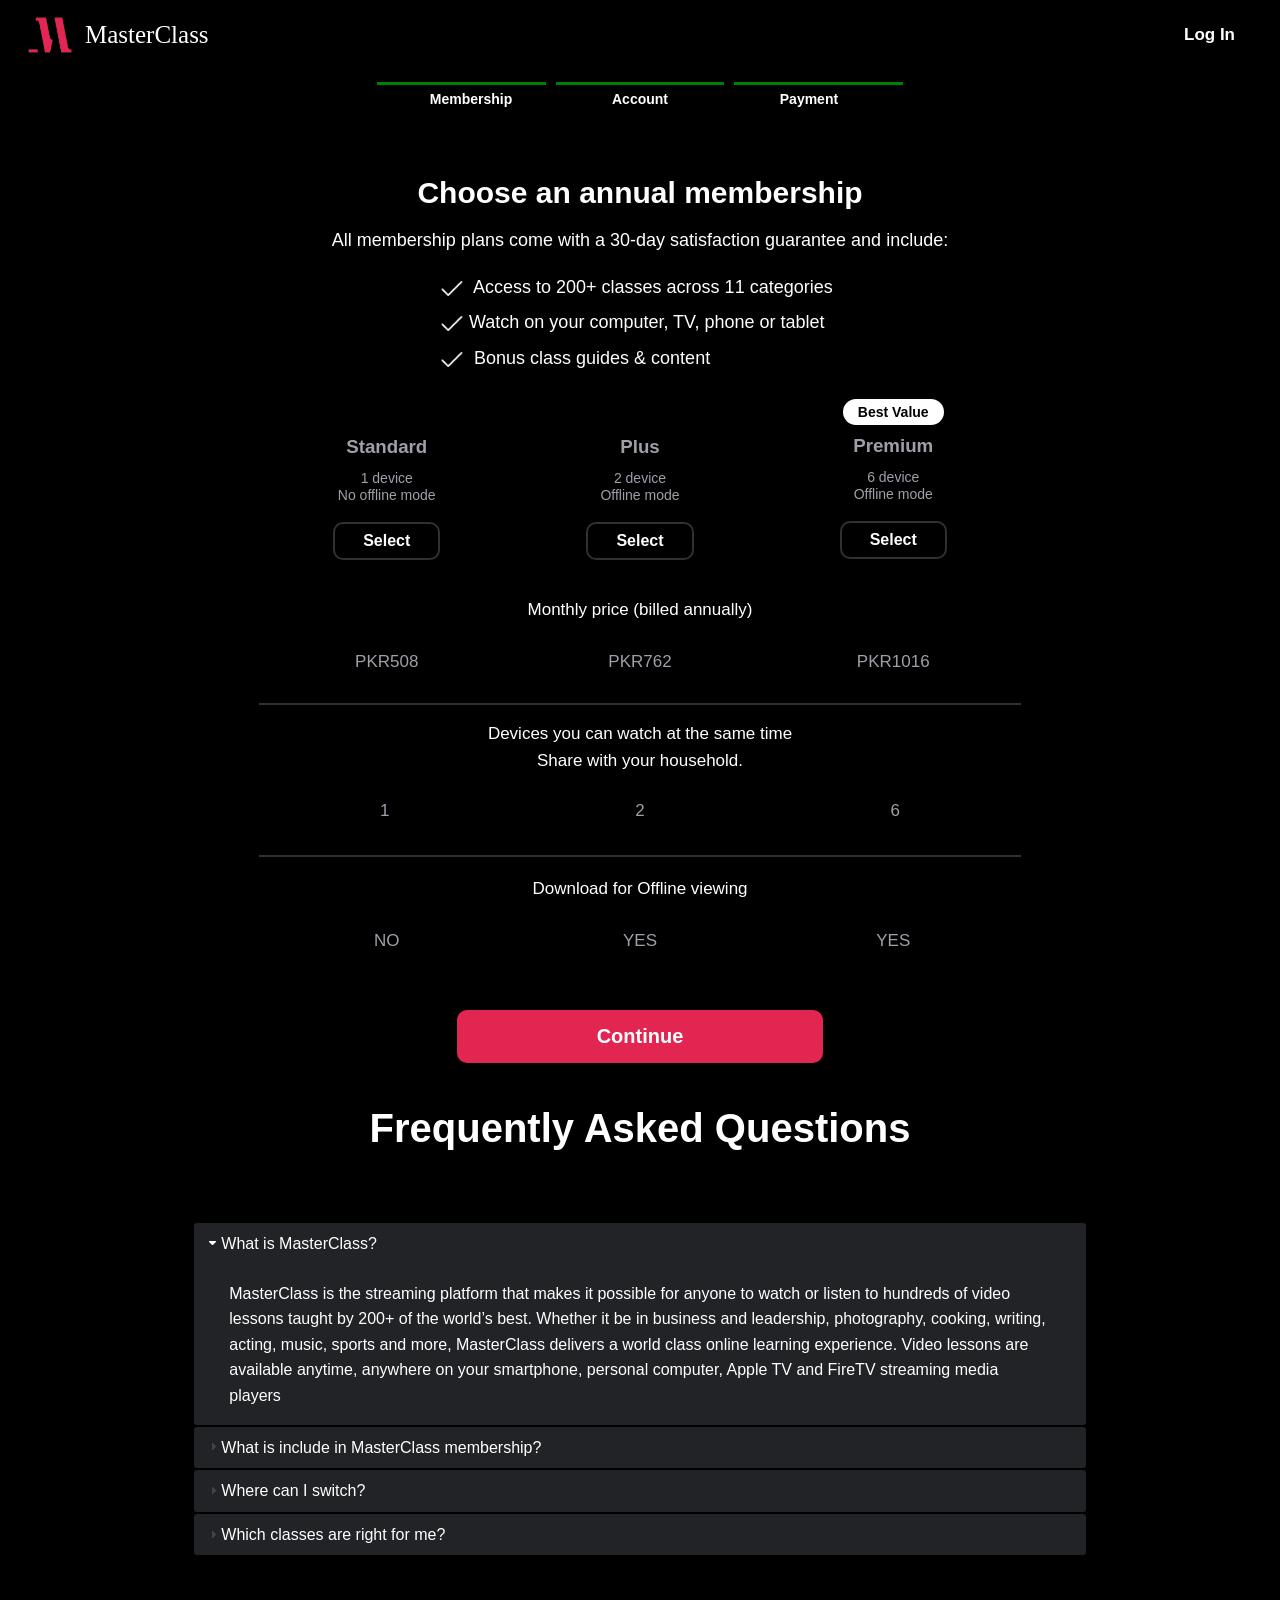
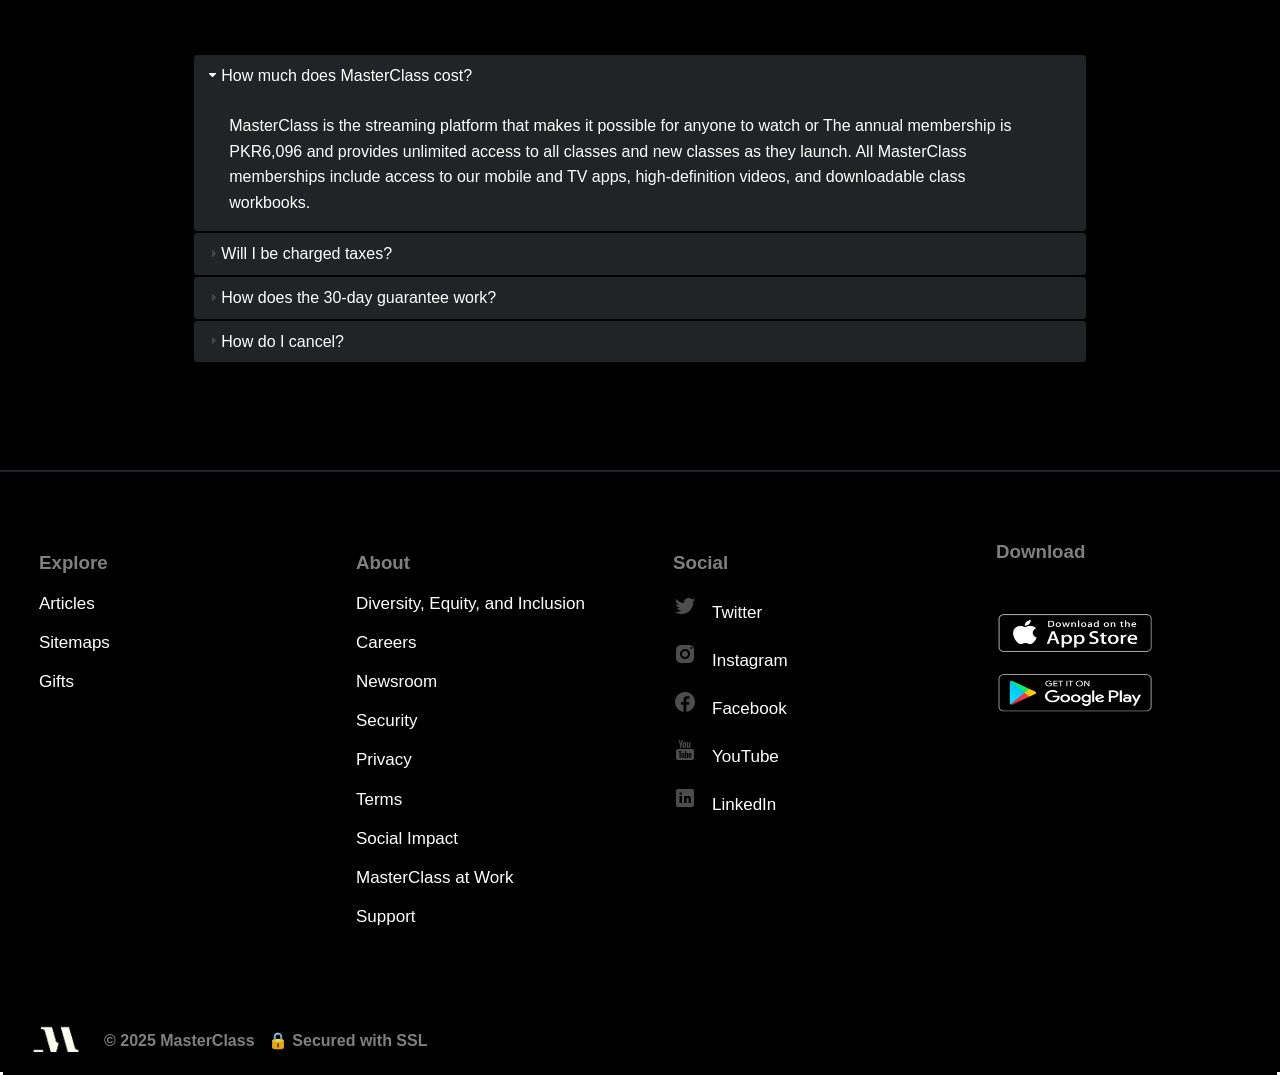
<file: final-project/html/view-plans.html>
<!DOCTYPE html>
<html lang="en">

<head>
    <meta charset="UTF-8">
    <meta name="viewport" content="width=device-width, initial-scale=1.0">
    <title>MasterClass</title>

    <!-- jquery link -->

    <script src="../libs/jquery.js"></script>

    <!-- jquery ui elemenet accordion -->

    <link rel="stylesheet" href="../libs/jquery-ui-1.14.1.custom/jquery-ui.min.css">
    <script src="../libs/jquery-ui-1.14.1.custom/jquery-ui.min.js"></script>

    <!-- css file link -->
    <link rel="stylesheet" href="../css/style.css">
    <!-- title icon -->
    <link rel="icon" type="image/jpeg" href="../assets/icons/title-bar-icon.jpeg">


</head>

<body>


    <!-- navigation bar -->
    <nav class="view-plans-nav">

        <div class="left-nav-view-plans">

            <div class="nav-logo">
                <img src="../assets/icons/navbar-logo.png" alt="not found" width="70px" height="70px">
                <a href="../index.html">MasterClass</a>
            </div>

        </div>

        <div class="right-nav-view-plans">
            <div class="right-nav"></div>
            <div class="right-nav-links-view-plans">
                <ul>
                    <li><a href="./login.html">Log In</a></li>
                </ul>
            </div>

        </div>

    </nav>

    <!-- after header -->

    <main class="main-section">
        <section class="main-sub-section">

            <div class="main-sub-section-upper">
                <div class="main-sub-section-upper-green">
                    <div class="green-one">

                    </div>
                    <div class="green-two">

                    </div>
                    <div class="green-three">

                    </div>
                </div>

                <div class="main-sub-section-upper-links">
                    <div class="link-one">
                        <a href="./view-plans.html">Membership</a>
                    </div>

                    <div class="link-two">
                        <a href="./sign-up.html">Account</a>
                    </div>

                    <div class="link-three">
                        <a href="./payment.html">Payment</a>

                    </div>
                </div>

            </div>

            <div class="main-sub-section-text">
                <h2>Choose an annual membership</h2>
                <p> All membership plans come with a 30-day satisfaction guarantee and include:</p>
                <div class="sub-section-text">
                    <p><img src="../assets/icons/icons8-tick-30.png" alt="" width="25px" height="25px"> Access to 200+
                        classes across 11 categories</p>
                    <p><img src="../assets/icons/icons8-tick-30.png" alt="" width="25px" height="25px">Watch on your
                        computer, TV, phone or tablet</p>
                    <p><img src="../assets/icons/icons8-tick-30.png" alt="" width="25px" height="25px"> Bonus class
                        guides & content</p>
                </div>
            </div>

            <div class="wrapper">
                <div class="wrapper-first-section">

                    <div class="first-section-one">
                        <h3 class="plan1-text">Standard</h3>
                        <p class="plan1-text">1 device</p>
                        <p class="plan1-text">No offline mode</p>
                        <button id="plan1-btn">Select</button>
                    </div>

                    <div class="first-section-two">
                        <h3 class="plan2-text">Plus</h3>
                        <p class="plan2-text">2 device</p>
                        <p class="plan2-text">Offline mode</p>
                        <button id="plan2-btn">Select</button>
                    </div>

                    <div class="first-section-three">
                        <div class="best-value-button">
                            <button> Best Value</button>
                        </div>
                        <h3 class="plan3-text">Premium</h3>
                        <p class="plan3-text">6 device</p>
                        <p class="plan3-text">Offline mode</p>
                        <div class="first-section-three-select-button">
                            <button id="plan3-btn">Select</button>
                        </div>

                    </div>

                </div>


                <div class="wrapper-second-section">
                    <div class="second-section-text">
                        <p>Monthly price (billed annually)</p>
                    </div>

                    <div class="second-section-sub">
                        <div class="second-section-one">
                            <p class="plan1-text">PKR508</p>
                        </div>

                        <div class="second-section-two">
                            <p class="plan2-text">PKR762</p>
                        </div>

                        <div class="second-section-three">
                            <p class="plan3-text">PKR1016</p>
                        </div>
                    </div>
                </div>

                <div class="grey-horizontal-line">

                </div>

                <div class="wrapper-third-section">
                    <div class="third-section-text">
                        <p>Devices you can watch at the same time</p>
                        <p> Share with your household.</p>
                    </div>

                    <div class="third-section-sub">
                        <div class="third-section-one">
                            <p class="plan1-text">1</p>
                        </div>

                        <div class="third-section-two">
                            <p class="plan2-text">2</p>
                        </div>

                        <div class="third-section-three">
                            <p class="plan3-text">6</p>
                        </div>
                    </div>
                </div>

                <div class="grey-horizontal-line">

                </div>

                <div class="fourth-second-section">
                    <div class="fourth-section-text">
                        <p>Download for Offline viewing</p>
                    </div>

                    <div class="fourth-section-sub">
                        <div class="fourth-section-one">
                            <p class="plan1-text">NO</p>
                        </div>

                        <div class="fourth-section-two">
                            <p class="plan2-text">YES</p>
                        </div>

                        <div class="fourth-section-three">
                            <p class="plan3-text">YES</p>
                        </div>
                    </div>

                    <div class="main-continue-btn">
                        <a href="./sign-up.html"><button>Continue</button></a>
                    </div>

                </div>

            </div>
        </section>
    </main>


    <!-- FAQs -->

    <section class="faqs-view-plans">

        <div class="faqs-heading">
            <h2>Frequently Asked Questions</h2>
        </div>

        <h4>General</h4>
        <div class="accordion">
            <h3 class="again">What is MasterClass?</h3>
            <div class="accordion-div">
                <p>
                    MasterClass is the streaming platform that makes it possible for anyone to watch or listen to
                    hundreds of video lessons taught by 200+ of the world’s best.


                    Whether it be in business and leadership, photography, cooking, writing, acting, music, sports and
                    more, MasterClass delivers a world class online learning experience. Video lessons are available
                    anytime, anywhere on your smartphone, personal computer, Apple TV and FireTV streaming media players
                </p>
            </div>

            <h3>What is include in MasterClass membership?</h3>
            <div class="accordion-div">
                <p>
                    Membership includes access to an incredible catalog of 200+ classes taught by the world’s best on
                    cooking, leadership, photography, writing and more.


                    Each class includes around 20 video lessons that are 10 minutes long on average, along with an
                    in-depth workbook. You also get access to our smartphone and TV apps, offline lessons, our members
                    only newsletter, and our dynamic community of members around the world.
                </p>
            </div>

            <h3>Where can I switch?</h3>
            <div class="accordion-div">
                <p>
                    With MasterClass, you can learn and be inspired anytime, anywhere, including your smartphone,
                    personal computer, Apple TV, Amazon Fire TV, and Roku streaming media players. You can even download
                    your favorite lessons and watch on the plane or listen during your commute in audio-only mode.*
                </p>

            </div>
            <h3>Which classes are right for me?</h3>
            <div class="accordion-div">
                <p>
                    MasterClass offers 200+ classes across a variety of categories, including business and leadership,
                    photography, cooking, writing, acting, music, sports and more. Every class has been designed to be
                    accessible for people with little to no experience and advanced students alike. With new classes
                    launching regularly, you can learn practical skills, ignite new passions, and get everyday wisdom.


                    Check out our catalog and watch a few class trailers!
                </p>
            </div>
        </div>

        <h4>Pricing and Payment</h4>
        <div class="accordion">
            <h3>How much does MasterClass cost?</h3>
            <div class="accordion-div">
                <p>
                    MasterClass is the streaming platform that makes it possible for anyone to watch or The annual
                    membership is PKR6,096 and provides unlimited access to all classes and new classes as they launch.
                    All MasterClass memberships include access to our mobile and TV apps, high-definition videos, and
                    downloadable class workbooks.
                </p>
            </div>

            <h3>Will I be charged taxes?</h3>
            <div class="accordion-div">
                <p>
                    Depending on where you live, you may be charged taxes in addition to your annual membership price.
                    If tax applies, you will see it stated separately on your emailed invoice. Tax rates are calculated
                    based on your location or the billing information you provided at the time of purchase.


                    Should you have any additional questions about taxes you were charged, please view our Support
                    Helpdesk article on taxes or contact us.
                </p>
            </div>

            <h3>How does the 30-day guarantee work?</h3>
            <div class="accordion-div">
                <p>
                    Our goal is to make sure that you have the best learning experience possible. If MasterClass isn’t
                    for you, then follow the instructions here and we'll offer a full refund within 30 days of the date
                    you purchased your subscription.
                </p>

            </div>
            <h3>How do I cancel?</h3>
            <div class="accordion-div">
                <p>
                    If you don’t want to continue, you can cancel your membership renewal through your account page.
                    Follow the prompts to cancel on the Settings page, and your membership will not renew. Please note
                    that there aren’t refunds for partially unused membership periods.


                    If you have more questions, contact us. We’re happy to help!
                </p>
            </div>
        </div>

    </section>

    <!-- footer -->

    <!-- grey border horizontal -->

    <div class="grey-border">

    </div>
    <footer>

        <section class="footer-links">
            <div class="footer-links-inside">
                <h3>Explore</h3>
                <ul>
                    <li><a href="">Articles</a></li>
                    <li><a href="">Sitemaps</a></li>
                    <li><a href="">Gifts</a></li>
                </ul>
            </div>

            <div class="footer-links-inside">
                <h3>About</h3>
                <ul>
                    <li><a href="">Diversity, Equity, and Inclusion</a></li>
                    <li><a href="">Careers</a></li>
                    <li><a href="">Newsroom</a></li>
                    <li><a href="">Security</a></li>
                    <li><a href="">Privacy</a></li>
                    <li><a href="">Terms</a></li>
                    <li><a href="">Social Impact</a></li>
                    <li><a href="">MasterClass at Work</a></li>
                    <li><a href="">Support</a></li>
                </ul>
            </div>

            <div class="footer-links-inside">
                <h3>Social</h3>
                <ul>
                    <li><img src="../assets/icons/icons8-twitter-24.png" alt=""><a
                            href="https://twitter.com/masterclass">Twitter</a></li>
                    <li><img src="../assets/icons/icons8-instagram-24.png" alt=""><a
                            href="https://www.instagram.com/masterclass/#">Instagram</a></li>
                    <li><img src="../assets/icons/icons8-facebook-24.png" alt=""><a
                            href="https://web.facebook.com/MasterClassOfficial/">Facebook</a></li>
                    <li><img src="../assets/icons/icons8-youtube-24.png" alt=""><a
                            href="https://www.youtube.com/c/masterclass">YouTube</a></li>
                    <li><img src="../assets/icons/icons8-linkedin-24.png" alt=""><a
                            href="https://www.linkedin.com/company/masterclassinc/">LinkedIn</a></li>
                </ul>
            </div>

            <div class="footer-links-images">
                <h3>Download</h3>

                <div class="footer-links-images-height">
                    <a href="https://apps.apple.com/us/app/masterclass-become-more-you/id1273867416"><img
                            src="../assets/icons/app-store.png" alt="" width="170px" height="140px"></a>
                </div>

                <div class="footer-links-images-height">
                    <a href="https://play.google.com/store/apps/details?id=com.yanka.mc"><img
                            src="../assets/icons/google-play.png" alt="not found" width="170px" height="140px"></a>
                </div>

            </div>
        </section>


        <section class="footer-end">

            <img src="../assets/icons/title-bar-icon.jpeg" alt="not found" width="70px" height="65px">

            <div class="footer-end-text">
                <h4>&copy; 2025 MasterClass </h4>
                <h4>&nbsp; &#x1F512; Secured with SSL</h4>
            </div>

        </section>
    </footer>

    <!-- js link -->
    <script src="../javascript/script.js"></script>
    <script>
        let plan1Btn = document.querySelector('#plan1-btn');
        let plan2Btn = document.querySelector('#plan2-btn');
        let plan3Btn = document.querySelector('#plan3-btn');

        let plan1Text = document.querySelectorAll('.plan1-text');
        let plan2Text = document.querySelectorAll('.plan2-text');
        let plan3Text = document.querySelectorAll('.plan3-text');

        document.addEventListener('DOMContentLoaded', function () {
            plan1Btn.addEventListener('click', function () {
                plan1Btn.style.backgroundColor = '#E32552';
                plan1Btn.style.borderStyle = 'none';

                plan1Text.forEach(element => {
                    element.style.color = '#FFFFFF';
                });


                // change other two
                plan2Btn.style.backgroundColor = '#000000';
                plan2Btn.style.borderStyle = 'solid';
                plan2Btn.style.borderColor = '#2E3135';

                plan2Text.forEach(element => {
                    element.style.color = '#9ea0a9';
                });

                plan3Btn.style.backgroundColor = '#000000';
                plan3Btn.style.borderStyle = 'solid';
                plan3Btn.style.borderColor = '#2E3135';

                plan3Text.forEach(element => {
                    element.style.color = '#9ea0a9';
                });

            });

        });

        document.addEventListener('DOMContentLoaded', function () {
            plan2Btn.addEventListener('click', function () {
                plan2Btn.style.backgroundColor = '#E32552';
                plan2Btn.style.borderStyle = 'none';

                plan2Text.forEach(element => {
                    element.style.color = '#FFFFFF';
                });

                // change other two
                plan1Btn.style.backgroundColor = '#000000';
                plan1Btn.style.borderStyle = 'solid';
                plan1Btn.style.borderColor = '#2E3135';

                plan1Text.forEach(element => {
                    element.style.color = '#9ea0a9';

                });

                plan3Btn.style.backgroundColor = '#000000';
                plan3Btn.style.borderStyle = 'solid';
                plan3Btn.style.borderColor = '#2E3135';

                plan3Text.forEach(element => {
                    element.style.color = '#9ea0a9';
                });

            });

        });

        document.addEventListener('DOMContentLoaded', function () {
            plan3Btn.addEventListener('click', function () {
                plan3Btn.style.backgroundColor = '#E32552';
                plan3Btn.style.borderStyle = 'none';


                plan3Text.forEach(element => {
                    element.style.color = '#FFFFFF';
                });


                // change other two
                plan1Btn.style.backgroundColor = '#000000';
                plan1Btn.style.borderStyle = 'solid';
                plan1Btn.style.borderColor = '#2E3135';

                plan1Text.forEach(element => {
                    element.style.color = '#9ea0a9';
                });

                plan2Btn.style.backgroundColor = '#000000';
                plan2Btn.style.borderStyle = 'solid';
                plan2Btn.style.borderColor = '#2E3135';

                plan2Text.forEach(element => {
                    element.style.color = '#9ea0a9';
                });

            });

        });

        // dynamic dropdowns

        $(document).ready(function () {


            let json = {
                "Credit Card": ["Standard Credit Card", "Student Credit Card", "Reward Credit Card", "Secured Credit Card"],
                "Bank Transfer": ["Meezan Bank", "HBL", "Standard Chartered", "UBL", "Silk Bank"],

            }

            for (const key in json) {
                $("#main").append(`<option>${key}</option>`)

            }

            $("#main").change(function () {
                let selected = $(this).val();

                $("#sub").empty()
                $("#sub").append(` <option value="">Select any option</option>`)

                for (const element of json[selected]) {
                    $("#sub").append(` <option>${element}</option>`)
                }
            })

        });


    </script>

</body>

</html>
</file>
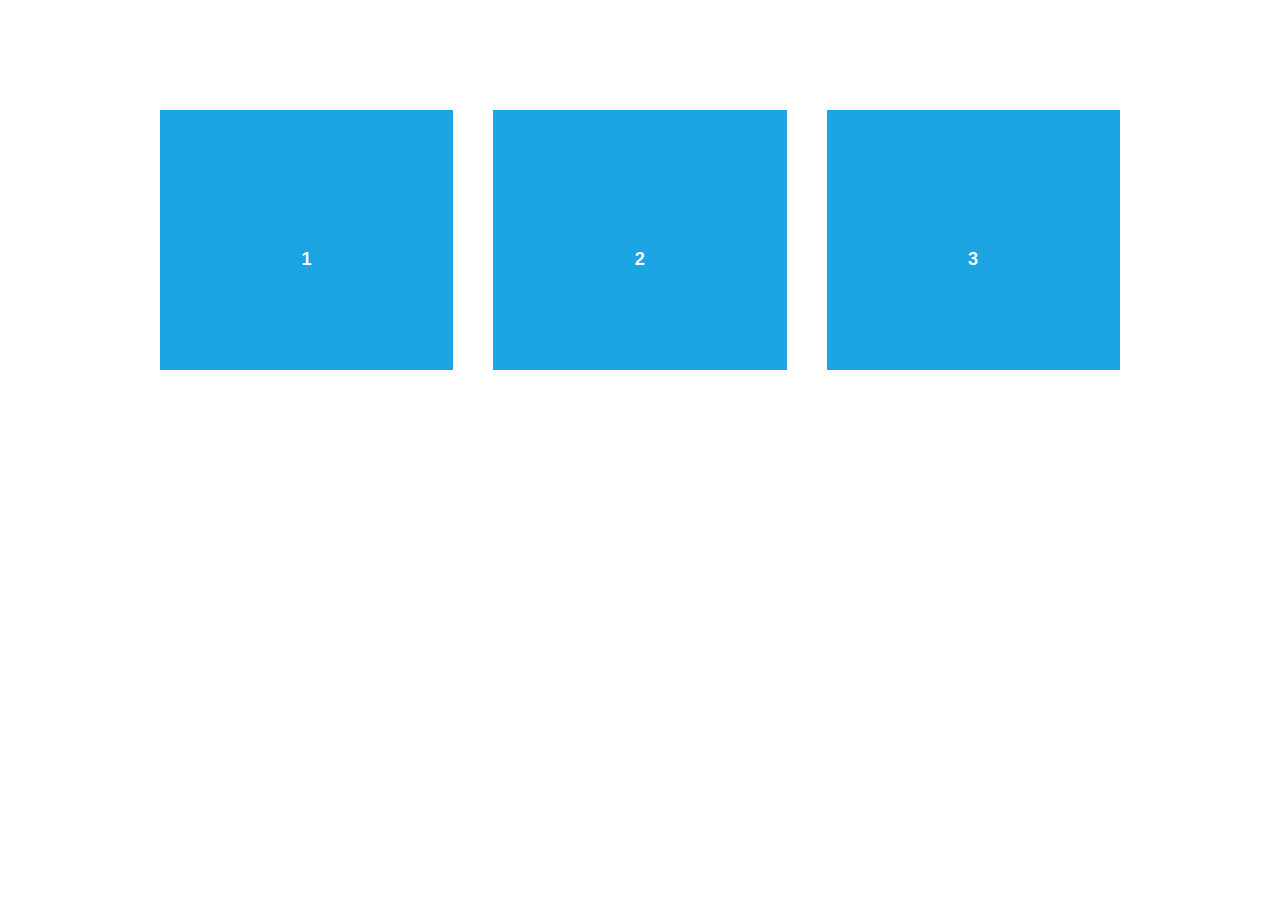
<file: final-project/libs/aos-master/demo/async.html>
<!DOCTYPE html>
<html>
  <head>
    <meta charset="utf-8">
    <title>AOS - Animate on scroll library</title>
    <meta name="viewport" content="width=device-width">
    <link rel="stylesheet" href="css/styles.css" />
    <link rel="stylesheet" href="../dist/aos.css" />
  </head>
  <body>
    <div id="aos-demo" class="aos-all"></div>

    <script src="../dist/aos.js"></script>
    <script>
      AOS.init({
        easing: 'ease-in-out-sine'
      });

      setInterval(addItem, 300);

      var itemsCounter = 1;
      var container = document.getElementById('aos-demo');

      function addItem () {
        if (itemsCounter > 42) return;
        var item = document.createElement('div');
        item.classList.add('aos-item');
        item.setAttribute('data-aos', 'fade-up');
        item.innerHTML = '<div class="aos-item__inner"><h3>' + itemsCounter + '</h3></div>';
        container.appendChild(item);
        itemsCounter++;
      }
    </script>
  </body>
</html>
</file>
<file: final-project/libs/Touch-Enabled-Multi-level-Drop-Down-Menu-Plugin-superfish/dist/css/superfish.css>
/*** ESSENTIAL STYLES ***/
.sf-menu, .sf-menu * {
	margin: 0;
	padding: 0;
	list-style: none;
	border: none;
}
.sf-menu li {
	position: relative;
}
.sf-menu ul {
	position: absolute;
	display: none;
	top: 100%;
	left: 0;
	z-index: 99;
}
.sf-menu > li {
	float: left;
}
.sf-menu li:hover > ul,
.sf-menu li.sfHover > ul {
	display: block;
}

.sf-menu a {
	display: block;
	position: relative;
}
.sf-menu ul ul {
	top: 0;
	left: 100%;
}


/*** DEMO SKIN ***/
.sf-menu {
	float: left;
	margin-bottom: 1em;
}
.sf-menu ul {
	/* box-shadow: 2px 2px 6px rgba(0,0,0,.2); */
	min-width: 12em; /* allow long menu items to determine submenu width */
	/* *width: 12em; no auto sub width for IE7, see white-space comment below */
}
.sf-menu a {
	/* border-left: 1px solid #fff; */
	/* border-top: 1px solid #dFeEFF; fallback colour must use full shorthand */
	/* border-top: 1px solid rgba(255,255,255,.5); */
	padding: .75em 1em;
	text-decoration: none;
	zoom: 1; /* IE7 */
}
.sf-menu a {
	/* color: #13a; */
	color: #FFFFFF;
}
.sf-menu li {
	/* background: #BDD2FF; */
	background: #000000;
	white-space: nowrap; /* no need for Supersubs plugin */
	/* *white-space: normal; ...unless you support IE7 (let it wrap) */
	/* -webkit-transition: background .2s;
	transition: background .2s; */
}
.sf-menu ul li {
	/* background: #AABDE6; */
	background: #000000;
}
.sf-menu ul ul li {
	/* background: #9AAEDB;
	 */
	 background: #000000;
}
.sf-menu li:hover,
.sf-menu li.sfHover {
	/* background: #CFDEFF; */
	
	
	background: #222326;

	/* only transition out, not in */
	/* -webkit-transition: none; */
	/* transition: none; */
}

/*** arrows (for all except IE7) **/
/* .sf-arrows .sf-with-ul {
	padding-right: 2.5em;
	*padding-right: 1em; no CSS arrows for IE7 (lack pseudo-elements)
} */
/* styling for both css and generated arrows */
/* .sf-arrows .sf-with-ul:after {
	content: '';
	position: absolute;
	top: 50%;
	right: 1em;
	margin-top: -3px;
	height: 0;
	width: 0; */
	/* order of following 3 rules important for fallbacks to work */
	/* border: 5px solid transparent; */
	/* border-top-color: #dFeEFF; edit this to suit design (no rgba in IE8) */
	/* border-top-color: rgba(255,255,255,.5); */
/* 
.sf-arrows > li > .sf-with-ul:focus:after,
.sf-arrows > li:hover > .sf-with-ul:after,
.sf-arrows > .sfHover > .sf-with-ul:after {
	border-top-color: white; IE8 fallback colour
} */
/* styling for right-facing arrows */
/* .sf-arrows ul .sf-with-ul:after {
	margin-top: -5px;
	margin-right: -3px;
	border-color: transparent;
	/* border-left-color: #dFeEFF; edit this to suit design (no rgba in IE8) */
	/* border-left-color: rgba(255,255,255,.5); */

/* .sf-arrows ul li > .sf-with-ul:focus:after,
.sf-arrows ul li:hover > .sf-with-ul:after,
.sf-arrows ul .sfHover > .sf-with-ul:after {
	border-left-color: white;
} */
</file>
<file: final-project/libs/touch-carousel-templates/strip/scripts/strip.css>
/*
  
  Responsive View

*/

/* Smartphones */
/* @media only screen and (max-width:768px) {
  .wrapper span a, .strip-carousel .frames { margin: 10px 0 0 10%; }
  .strip-carousel .arrow-left, .strip-carousel .arrow-right { width: 10%; }
} */

/* Tablets (potrait) */
/* @media only screen and (min-width:768px) and (max-width:1024px) {
  .wrapper span a, .strip-carousel .frames { margin: 10px 0 0 5%; }
  .strip-carousel .arrow-left, .strip-carousel .arrow-right { width: 5%; }
} */

/* Tablets (landscape) */
/* @media only screen and (min-width:1024px) and (max-width:1440px) {
  .wrapper span a, .strip-carousel .frames { margin: 10px 0 0 5%; }
  .strip-carousel .arrow-left, .strip-carousel .arrow-right { width: 5%; }
} */

/* Desktop and above */
/* @media only screen and (min-width:1440px) {
  .wrapper span a, .strip-carousel .frames { margin: 10px 0 0 5%; }
  .strip-carousel .arrow-left, .strip-carousel .arrow-right { width: 5%; }
} */



/*

  html, body

*/

/* Html, Body */
html, body {
  /* width: 100%;
  height: 100%;
  
  margin: 0;
  padding: 0;
  
  overflow-x: hidden; */
  
  font-family: 'Cabin', sans-serif;
  /* color: white; */
  
  /* background: #181926; */
  /* background: -moz-radial-gradient(center, ellipse cover, #181926 0%, #0e0f17 100%);
  background: -webkit-radial-gradient(center, ellipse cover, #181926 0%,#0e0f17 100%);
  background: radial-gradient(ellipse at center, #181926 0%,#0e0f17 100%); */
  /* filter: progid:DXImageTransform.Microsoft.gradient( startColorstr='#181926', endColorstr='#0e0f17',GradientType=1 ); */
}

/* No Select */
.noselect {
  -webkit-touch-callout: none;
  -webkit-user-select: none;
  -khtml-user-select: none;
  -moz-user-select: none;
  -ms-user-select: none;
  user-select: none;
}


/*

  Wrapper

*/

/* Wrapper */
.wrapper {
  display: flex;
  flex-direction: column;
  
  padding-top: 50px;
  padding-bottom: 50px;

  overflow: hidden;
}



/*

  Strip Carousel

*/

/* Strip Carousel */
.strip-carousel {  
  width: 100%;
  height: 500px;
  border-style: solid;
  
  /* display: inline-block; */
  /* position: relative; */
        
  /* overflow: hidden; */
}

/* Strip Carousel Frames */
.frames {
  width: 100%;
  height: 400px;
  
  display: inline-block;
  /* position: relative; */

  padding: 0;
}

/* Strip Carousel Frame */
.frame {
  /* display: inline-block; */
  height: 100%;
    
  float: left;
  margin-right: 15px;
  
  transition: transform 0.8s;
  
  border-radius: 8px;
  
  /* background: #FFFFFF; */
  /* background: -moz-linear-gradient(top,  #292a36 0%, #1b1c25 100%);
  background: -webkit-linear-gradient(top,  #292a36 0%,#1b1c25 100%);
  background: linear-gradient(to bottom,  #292a36 0%,#1b1c25 100%); */

   background: #000000; 
  filter: progid:DXImageTransform.Microsoft.gradient( startColorstr='#292a36', endColorstr='#1b1c25',GradientType=0 );
  
  /*
  -webkit-box-shadow: inset 0px 0px 0px 3px rgba(255,255,255,0.1), 0px 10px 10px -7px rgba(0,0,0,1);
  -moz-box-shadow: inset 0px 0px 0px 3px rgba(255,255,255,0.1), 0px 10px 10px -7px rgba(0,0,0,1);
  box-shadow: inset 0px 0px 0px 3px rgba(255,255,255,0.1), 0px 10px 10px -7px rgba(0,0,0,1);
  */
  /* -webkit-box-shadow: 0px 10px 10px -7px rgba(0,0,0,1);
  -moz-box-shadow: 0px 10px 10px -7px rgba(0,0,0,1);
  box-shadow: 0px 10px 10px -7px rgba(0,0,0,1); */
}

/* Strip Carousel Frame Hover */
.frame:hover {  
  transform: scale(1.04);

  cursor: pointer;
/* 
  -webkit-box-shadow: inset 0px 0px 0px 3px rgba(255,255,255,0.6), 0px 10px 10px -7px rgba(0,0,0,1);
  -moz-box-shadow: inset 0px 0px 0px 3px rgba(255,255,255,0.6), 0px 10px 10px -7px rgba(0,0,0,1);
  box-shadow: inset 0px 0px 0px 3px rgba(255,255,255,0.6), 0px 10px 10px -7px rgba(0,0,0,1); */
}

/* Navigation Arrows */
.strip-carousel .arrow-left, 
.strip-carousel .arrow-right {  
  display: none;
  position: absolute;
  
  margin: 0;
  padding: 0;
  
  font-family: 'Advent Pro', sans-serif;
  font-size: 70px;
  font-weight: 300;
  color: #FFFFFF;
 
  text-align: center;
  
  z-index: 9999;
}

/* Navigation Arrow Left */
.strip-carousel .arrow-left {
  float: left;
  left: 0;
}

/* Navigation Arrow Right */
.strip-carousel .arrow-right {
  float: right;
  right: 0;
}

/* Navigation Arrow Left & Right Hover */
.strip-carousel .arrow-left:hover , 
.strip-carousel .arrow-right:hover {
  cursor: pointer;
}

/* Section Title */
.wrapper span a {
  width: 90%;
  height: 25px;
  
  display: block;
  font-size: 19px;
  font-weight: 400;
  letter-spacing: 0.05em;
  line-height: 25px;
  
  padding: 0;
  
  color: white;
  text-decoration: none;
  cursor: default;
}

/* Section Title Hover */
.wrapper span a:hover {
  text-decoration: none;
  cursor: default;
}
</file>
<file: final-project/libs/touch-carousel-templates/slide/scripts/slide.css>
/*

  html, body

*/

/* Html, Body */
html, body {
  /* width: 100%;
  height: 100%; */
  
  margin: 0;
  padding: 0;
  
  /* overflow: hidden; */
  
  font-family: 'Cabin', sans-serif;
  /* color: white; */
  
  /* background: #181926;
  background: -moz-radial-gradient(center, ellipse cover, #181926 0%, #0e0f17 100%);
  background: -webkit-radial-gradient(center, ellipse cover, #181926 0%,#0e0f17 100%);
  background: radial-gradient(ellipse at center, #181926 0%,#0e0f17 100%); */
  filter: progid:DXImageTransform.Microsoft.gradient( startColorstr='#181926', endColorstr='#0e0f17',GradientType=1 );
}

/* No Select */
.noselect {
  -webkit-touch-callout: none;
  -webkit-user-select: none;
  -khtml-user-select: none;
  -moz-user-select: none;
  -ms-user-select: none;
  user-select: none;
}



/*

  Wrapper

*/

/* Wrapper */
.wrapper {
  display: flex;
  flex-direction: column;
  
  overflow: hidden;
}



/*
  
  Responsive View

*/

/* Smartphones */
@media only screen and (max-width:768px) {
  .slide-carousel .slides .slide { height: 100%; flex: 0 0 calc(80% + 5px); transform: translateX(calc(-90% - 15px)); }
  .slide-carousel .arrow-left, .slide-carousel .arrow-right { width: 10%; }
  .slide-carousel .dots { right: calc(10% + 10px); bottom: 15px; }
  .slide-carousel .auto-play { left: calc(5% + 30px); bottom: 10px; transform: scale(0.6); }
}

/* Tablets (potrait) */
@media only screen and (min-width:768px) and (max-width:1024px) {
  .slide-carousel .slides .slide { height: 100%; flex: 0 0 calc(90% + 5px); transform: translateX(calc(-95% - 15px)); }
  .slide-carousel .arrow-left, .slide-carousel .arrow-right { width: 5%; }
  .slide-carousel .dots { right: calc(5% + 10px); bottom: 20px; }
  .slide-carousel .auto-play { left: calc(5% + 20px); bottom: 20px; }
}

/* Tablets (landscape) */
@media only screen and (min-width:1024px) and (max-width:1440px) {
  .slide-carousel .slides .slide { height: 100%; flex: 0 0 calc(90% + 5px); transform: translateX(calc(-95% - 15px)); }
  .slide-carousel .arrow-left, .slide-carousel .arrow-right { width: 5%; }
  .slide-carousel .dots { right: calc(5% + 10px); bottom: 20px; }
  .slide-carousel .auto-play { left: calc(5% + 20px); bottom: 20px; }
}

/* Desktop and above */
@media only screen and (min-width:1440px) {
  .slide-carousel .slides .slide { height: 100%; flex: 0 0 calc(90% + 5px); transform: translateX(calc(-95% - 15px)); }
  .slide-carousel .arrow-left, .slide-carousel .arrow-right { width: 5%; }
  .slide-carousel .dots { right: calc(5% + 10px); bottom: 20px; }
  .slide-carousel .auto-play { left: calc(5% + 20px); bottom: 20px; }
}



/*

  Slide Carousel

*/

/* Slide Carousel */
.slide-carousel {
  width: 100%;
  
  height: 100%;
  min-height: 400px;
  
  /* display: block; */
  /* position: relative; */
  
  margin-top: 25px;
  margin-bottom: 25px;
  display: flex;
  /* overflow: hidden; */
}

/* Slides Container */
.slide-carousel .slides {
  width: 100%;
  height: 600px;
  
  display: flex;
  /* position: relative; */
    
  /* overflow: hidden; */
}

/* Single Slide */
.slide-carousel .slides .slide {
  height: 100%;
  
  position: relative;
  
  border-radius: 8px;
  margin-right: 20px;
  
  /* background: #292a36;
  background: -moz-linear-gradient(top,  #292a36 0%, #1b1c25 100%);
  background: -webkit-linear-gradient(top,  #292a36 0%,#1b1c25 100%);
  background: linear-gradient(to bottom,  #292a36 0%,#1b1c25 100%); */
  background: #000000;
  background: #000000;
  background: #000000;
  background: #000000;
  
  /* filter: progid:DXImageTransform.Microsoft.gradient( startColorstr='#292a36', endColorstr='#1b1c25',GradientType=0 );
  
  -webkit-box-shadow: 0px 10px 10px -7px rgba(0,0,0,1);
  -moz-box-shadow: 0px 10px 10px -7px rgba(0,0,0,1);
  box-shadow: 0px 10px 10px -7px rgba(0,0,0,1);
   */
  /*transform: translateX(calc(-95% - 12px));*/
}

/* .slide-carousel .slides .slide:hover {  
  -webkit-box-shadow: inset 0px 0px 0px 3px rgba(255,255,255,0.6), 0px 10px 10px -7px rgba(0,0,0,1);
  -moz-box-shadow: inset 0px 0px 0px 3px rgba(255,255,255,0.6), 0px 10px 10px -7px rgba(0,0,0,1);
  box-shadow: inset 0px 0px 0px 3px rgba(255,255,255,0.6), 0px 10px 10px -7px rgba(0,0,0,1);
  
  cursor: pointer;
} */



/*

  Slide Carousel Navigation Arrows

*/

/* Navigation Arrows */
.slide-carousel .arrow-left,
.slide-carousel .arrow-right {
  display: inline-block;
  position: absolute;

  margin: 0;
  padding: 0;

  font-family: 'Advent Pro', sans-serif;
  font-size: 70px;
  font-weight: 300;
  color: white;

  text-align: center;

  z-index: 9999;
}

/* Navigation Arrow Left */
.slide-carousel .arrow-left {
  float: left;
  left: 0;
  
  
}

/* Navigation Arrow Right */
.slide-carousel .arrow-right {
  float: right;
  right: 0;
}

/* Navigation Arrow Left & Right Hover */
.slide-carousel .arrow-left:hover , 
.slide-carousel .arrow-right:hover {
  cursor: pointer;
}



/*

  Slide Carousel Navigation Dots

*/

/* Navigation Dots Container */
.slide-carousel .dots {
  height: 10px;
  
  display: inline-block;
  position: absolute;
  
  z-index: 999;
}

/* Navigation Single Dot */
.slide-carousel .dots .dot {
  width: 10px;
  height: 10px;
  line-height: 10px;
  
  /* display: inline-block; */
  float: left;
  
  margin-right: 10px;
  
  border-radius: 50%;
  
  background-color: #4a4b50;
}

.slide-carousel .dots .dot:hover {
  background-color: #fff;
  cursor: pointer;
}

.slide-carousel .slides .slide span.title {
  width: 50%;
  height: 100%;
  
  left: 200px;
  
  display: block;
  position: relative;
  
  opacity: 0;
}

.layer {
  background: transparent;
}



/*

  Autoplay Button

*/
/* 
.slide-carousel .auto-play {
  width: 30px;
  height: 30px;
  line-height: 30px;
  
  text-align: center;
  
  display: inline-bock;
  position: absolute;
} */

/* .slide-carousel .auto-play i {
  width: 10px;
  height: 10px;
  line-height: 10px;
  
  font-size: 7px;
  color: #f4f4f4;
  
  padding: 5px;
  
  transition: transform 0.8s;
  
  background-color: rgba(0,0,0,0.2);
  
  border: 3px solid #f4f4f4;
  border-radius: 50%;
} */

/* .slide-carousel .auto-play i:hover {
  transform: scale(1.2);
  
  color: #fff;
  border-color: #fff;
  
  cursor: pointer;
} */



/*

  Slide Images

*/

/* The Avengers */
/* .slide-carousel .slides .slide#slide1 { */
  /* background: transparent url("https://prod-ripcut-delivery.disney-plus.net/v1/variant/disney/BD9863C722ADC01ED1F939A2DA558E6B5658CF4F8F3D5D25E52ED3B5035CE46F/scale?width=2880&aspectRatio=3.91&format=jpeg") no-repeat 50% 50% / cover; */
/* } */

/* .slide-carousel .slides .slide#slide1 .title { */
   /* background: transparent url("https://prod-ripcut-delivery.disney-plus.net/v1/variant/disney/339445E1E8DDB239B8C2359E4C12F62F9D5D39CF0BC5B9AEE9A4CE782AB51CE5/scale?width=2880&aspectRatio=3.91") no-repeat 0% 50% / cover; */
/* } */
</file>
<file: final-project/css/style.css>
/* ----------------------------------------------------------------------------------------------- */
/* STYLING FOR ALL PAGES */
/* ----------------------------------------------------------------------------------------------- */


/* universal selector */
* {
    margin: 0;
    padding: 0;
    box-sizing: border-box;

}

/* adding my custom font */

body {
    font-family: Arial, Helvetica, sans-serif;

    overflow-x: hidden;
}

/* custom font */

@font-face {
    font-family: header-font;
    src: url('../assets/my-fonts/sohne-font-family-1742066922-0/TestSohneSchmal-Extrafett-BF663d89caa8d99.otf');
}

/* ----------------------------------------------------------------------------------------------- */
/* HOME PAGE */
/* ----------------------------------------------------------------------------------------------- */

/* overlay */
.window-popup-container {
    width: 700px;
    height: 280px;
    padding: 40px 30px 40px 30px;
    position: fixed;
    z-index: 9999;
    top: 100px;
    left: 310px;
    background-color: #222326;
    border-radius: 15px;
}

.window-popup {
    width: 650px;
    height: 220px;
    background-color: #222326;
}

.window-popup-heading {
    width: 100%;
    height: 130px;
    text-align: center;
    padding-top: 20px;
}

.window-popup-heading h2 {
    margin-bottom: 8px;
    color: #FFFFFF;
    font-size: 25px;
}

.window-popup-heading p {
    line-height: 1.8;
    font-size: 16px;
}

.popup-buttons {
    width: 100%;
    height: 60px;
    text-align: center;

}

.popup-buttons button {
    background-color: #E32552;
    border-style: none;
    color: #FFFFFF;
    border-radius: 10px;
    padding: 10px 18px 10px 18px;
    font-weight: bold;
    font-size: 15px;
    cursor: pointer;
    margin-right: 10px;

}

/* XXXXXXXXXXXXXXXXXXXXXXXXXXXXXXXXXXXXXXXX */


/* scroll up button */

#backToTopBtn {
    position: fixed;
    z-index: 1000;
    bottom: 20px;
    right: 20px;
    background-color: #2E3135;
    color: white;
    border: none;
    padding: 10px 15px 10px 15px;
    border-radius: 10px;
    font-size: 18px;
    cursor: pointer;
    display: none;
}

#backToTopBtn:hover {
    background-color: #222326;
}

/* XXXXXXXXXXXXXXXXXXXXXXXXXXXXXXXXXXXXXXXX */

/* header */
header {
    width: 100%;
    height: 70px;
    border-style: solid;
}

/* nav bar */
header nav {
    width: 100%;
    height: 70px;
    border-style: solid;
    display: flex;
    background-color: #000000;
    font-family: Arial, Helvetica, sans-serif;
    position: fixed;
    z-index: 2;
}

/* nav left side */
.left-nav {
    width: 55%;
    height: 70px;
    display: flex;

}

.nav-logo {
    width: 32%;
    height: 70px;
    display: flex;
    font-family: 'Times New Roman', Times, serif;
    align-items: center;
    padding-left: 15px;
}

.nav-logo a {
    font-size: 25px;
    color: #FFFFFF;
    text-decoration: none;
}

.nav-dropdown {
    width: 20%;
    height: 70px;
    display: flex;
    align-items: center;
    padding-left: 8px;
    padding-top: 15px;
    margin-right: 5px;

}

.nav-dropdown img {
    cursor: pointer;
    position: relative;
    top: 11px;
}


.nav-dropdown select {
    padding: 13px;
    font-size: 18px;
    border-radius: 5px;
    background-color: #000000;
    color: white;
    cursor: pointer;
    font-weight: bold;
    border: none;
    background-size: 30px;
    appearance: none;


}

.nav-search {
    width: 48%;
    height: 70px;
    display: flex;
    align-items: center;
    padding-left: 2px;
    position: relative;
    bottom: 3px;

}

.nav-search input {
    font-size: 20px;
    padding: 12px;
    border-radius: 5px;
    background-color: #222326;
    border: none;
    width: 450px;
    color: #FFFFFF;

}

/* nav right side */
.right-nav {
    width: 45%;
    height: 70px;
    display: flex;

}

.right-nav-links {
    width: 75%;
    height: 70px;
    display: flex;
    align-items: center;
    padding-left: 190px;

}

.right-nav-links ul {
    list-style: none;
    display: flex;
    gap: 13px;
}

.right-nav-links ul li a {
    text-decoration: none;
    font-size: 18px;
    color: #FFFFFF;

}

.right-nav-signup-button {
    width: 25%;
    height: 70px;
    display: flex;
    align-items: center;

}

.right-nav-signup-button button {
    background-color: #E32552;
    border-style: none;
    color: #FFFFFF;
    border-radius: 10px;
    padding: 15px 22px 15px 22px;
    font-weight: bold;
    font-size: 18px;
    cursor: pointer;
    margin-left: 5px;
}

/* XXXXXXXXXXXXXXXXXXXXXXXXXXXXXXXXXXXXXXXX */


/* header section  */

.banner {
    width: 100%;
    height: 1000px;
    display: flex;
    border-style: solid;
    background-color: #000000;
}

.banner-left {
    width: 50%;
    height: 1000px;
    border-style: solid;
    background-color: #000000;

}

.banner-left-up {
    width: 100%;
    height: 300px;
    border-style: solid;
    padding: 120px 0px 0px 30px;
}

.banner-left-up h1 {
    font-size: 75px;
    color: #FFFFFF;
    font-family: header-font;
    line-height: 0.9;
    margin-bottom: 10px;

}

.banner-left-up p {
    font-family: Arial, Helvetica, sans-serif;
    font-size: 20px;
    color: grey;
    background-color: #000000;
    font-weight: bold;

}

.red-line {
    width: 30px;
    height: 5px;
    background-color: #E32552;
    margin-top: 15px;
}

.banner-left-down {
    width: 100%;
    height: 700px;
    padding: 40px 0px 0px 30px;

}

.banner-left-down h2 {
    color: #FFFFFF;
    margin-bottom: 20px;
}

.banner-checkbox {
    width: 80%;
    height: 40px;
    border-style: solid;
    background-color: #222326;
    border-radius: 5px;
    margin-top: 5px;
    padding: 10px 10px 10px 10px;
}

.banner-checkbox label {
    color: #FFFFFF;
    padding-left: 10px;
    font-size: 20px;
}

.banner-left-continue-button {
    margin-top: 15px;
}

.banner-left-continue-button button {
    background-color: #202020;
    border-style: none;
    color: #FFFFFF;
    border-radius: 10px;
    padding: 15px 22px 15px 22px;
    font-weight: bold;
    font-size: 18px;
    cursor: pointer;

}

.banner-left-continue-button button:hover {
    cursor: no-drop;

}

/* right side */
.banner-right {

    width: 50%;
    height: 1000px;
    border-style: solid;
    animation: picture-slide 30s linear 0s infinite;

}

/* animation vertical move */
@keyframes picture-slide {

    100% {
        transform: translateY(-100%);
    }

}

aside {
    width: 100%;
    height: 1000px;
    border-style: solid;
    display: flex;
    background-color: #000000;
}

.left-aside {
    width: 50%;
    height: 1000px;
    border-style: solid;

}

.right-aside {
    width: 50%;
    height: 1000px;
    border-style: solid;
}

.image-borders {
    border-radius: 10px;
}

/* XXXXXXXXXXXXXXXXXXXXXXXXXXXXXXXXXXXXXXXX */

/* extra signup section */
.signup-section {
    width: 100%;
    height: 450px;
    border-style: solid;
    position: relative;
    z-index: 1;
    display: flex;
    background-color: #000000;

}

/* left side */
.signup-section-left {
    width: 50%;
    height: 450px;
    border-style: solid;
    padding: 100px 0px 0px 50px;

}

.signup-section-left h2 {
    color: #FFFFFF;
    font-size: 33px;
}

.signup-section-left-button {
    margin-top: 15px;
}

.signup-section-left-button button {
    background-color: #E32552;
    border-style: none;
    color: #FFFFFF;
    border-radius: 10px;
    padding: 13px 50px 13px 50px;
    font-weight: bold;
    font-size: 18px;
    cursor: pointer;

}

.signup-section-right {
    width: 50%;
    height: 450px;
    border-style: solid;
    padding: 80px 0px 0px 140px;
}

.signup-section-right p {
    color: #FFFFFF;
    background-color: #000000;
    line-height: 2.1;
    display: inline;
    position: relative;
    bottom: 10px;
    left: 8px;

}

.signup-section-right img {
    display: inline;


}

/* XXXXXXXXXXXXXXXXXXXXXXXXXXXXXXXXXXXXXXXX */

/* video section */

.video-section {
    width: 100%;
    height: 930px;
    border-style: solid;
    background-color: #000000;

}

.video-heading {
    width: 100%;
    height: 200px;
    border-style: solid;
    padding-top: 30px;
}

.video-heading h2 {
    font-weight: bold;
    font-size: 50px;
    text-align: center;
    color: #FFFFFF;
}

.video {
    width: 100%;
    height: 730px;
    border-style: solid;
}

/* XXXXXXXXXXXXXXXXXXXXXXXXXXXXXXXXXXXXXXXX */

/* home page carousel */
.homepage-carousel {
    width: 100%;
    height: 1000px;
    border-style: solid;
    background-color: #000000;
}

.homepage-carousel-heading {
    width: 100%;
    height: 280px;
    border-style: solid;
    text-align: center;
    background-color: #000000;
    padding-top: 70px;

}

.homepage-carousel-heading h2 {
    font-weight: bold;
    font-size: 50px;
    color: #FFFFFF;
    line-height: 1.3;
}

.buttons-div {
    width: 100%;
    height: 240px;
    border-style: solid;
    background-color: #000000;

}

.buttons-div-center {
    width: 100%;
    height: 240px;
    border-style: solid;
    margin: auto;
}

.buttons-div-center h3 {
    margin: 40px 0px 0px 23px;
    color: #FFFFFF;
    font-size: 18px;

}

.buttons-div-inside {
    text-align: center;
    margin-bottom: 8px;
}

.buttons-div-inside .gold-border {
    border-style: solid;
    border-color: #daa520;
}

.buttons-div-inside button {
    padding: 12px 25px 12px 25px;
    background-color: #0D0D0E;
    color: #9ea0a9;
    border-style: none;
    font-weight: bold;
    font-size: 20px;
    border-radius: 8px;
    cursor: pointer;

}

.buttons-div-inside button:hover {
    color: #FFFFFF;
    background-color: #2E3135;
    cursor: pointer;

}


.embed-carousel {
    width: 100%;
    height: 450px;
    background-color: #000000;
    border-style: solid;
}

.background-img1-carousel {
    width: 260px;
    height: 400px;
    background-image: url('../media/images/carousel-img1.jfif');
    background-repeat: no-repeat;
    background-size: cover;
    border-radius: 20px;

}

.background-img1-carousel .below-text h3 {
    font-family: Verdana, Geneva, Tahoma, sans-serif;
}

.background-img2-carousel {
    width: 260px;
    height: 400px;
    background-image: url('../media/images/carousel-img2.jfif');
    background-repeat: no-repeat;
    background-size: cover;
    border-radius: 20px;
}

.background-img2-carousel .below-text h3 {
    font-family: fantasy;
    margin-bottom: 45px;
    font-size: 55px;
}

.background-img2-carousel .below-text h4 {
    font-family: fantasy;
    margin-bottom: 5px;
    font-size: 25px;
}

.background-img3-carousel {
    width: 260px;
    height: 400px;
    background-image: url('../media/images/carousel-img3.jfif');
    background-repeat: no-repeat;
    background-size: cover;
    border-radius: 20px;

}

.background-img3-carousel .below-text h3 {
    font-family: monospace;

}

.background-img3-carousel .below-text h4 {
    margin-top: 25px;

}

.background-img3-carousel .square-box {
    margin-top: 20px;
}


.background-img4-carousel {
    width: 260px;
    height: 400px;
    background-image: url('../media/images/carousel-img4.jfif');
    background-repeat: no-repeat;
    background-size: cover;
    border-radius: 20px;

}

.background-img4carousel .below-text h3 {
    font-family: 'Lucida Sans', 'Lucida Sans Regular', 'Lucida Grande', 'Lucida Sans Unicode', Geneva, Verdana, sans-serif;
}

.background-img4-carousel .square-box {
    margin-top: 25px;
}

.background-img4-carousel .below-text h4 {
    margin-top: 25px;

}

.background-img5-carousel {
    width: 260px;
    height: 400px;
    background-image: url('../media/images/carousel-img5.jfif');
    background-repeat: no-repeat;
    background-size: cover;
    border-radius: 20px;

}

.background-img5-carousel .below-text h3 {
    font-family: system-ui, -apple-system, BlinkMacSystemFont, 'Segoe UI', Roboto, Oxygen, Ubuntu, Cantarell, 'Open Sans', 'Helvetica Neue', sans-serif;
}


.background-img5-carousel .square-box {
    margin-top: 70px;
}

.background-img5-carousel .below-text h4 {
    margin-top: 30px;

}

.background-img6-carousel {
    width: 260px;
    height: 400px;
    background-image: url('../media/images/carousel-img6.jfif');
    background-repeat: no-repeat;
    background-size: cover;
    border-radius: 20px;

}

.background-img6-carousel .below-text h3 {
    font-family: Impact, Haettenschweiler, 'Arial Narrow Bold', sans-serif;
}

.background-img6-carousel .square-box {
    margin-top: 70px;
}

.background-img6-carousel .below-text h4 {
    margin-top: 30px;

}

.background-img7-carousel {
    width: 260px;
    height: 400px;
    background-image: url('../media/images/carousel-img7.jfif');
    background-repeat: no-repeat;
    background-size: cover;
    border-radius: 20px;

}

.background-img7-carousel .below-text h3 {
    font-family: 'Courier New', Courier, monospace;
}

.background-img7-carousel .square-box {
    margin-top: 27px;
}

.background-img7-carousel .below-text h4 {
    margin-top: 8px;

}

.new-button {
    width: 270px;
    height: 50px;
    padding: 14px 50px 0px 20px;
}

.new-button button {
    border-radius: 15px;
    background-color: #FFFFFF;
    color: #000000;
    padding: 5px 15px 5px 15px;
    border-style: none;

}

.below-text {
    width: 270px;
    height: 340px;
    color: #FFFFFF;
    text-align: center;
    padding-top: 120px;
}

.below-text h3 {
    font-size: 40px;
}


.below-text h4 {
    font-size: 20px;
}

.below-text p {
    background: none;

}

.square-box {
    margin: auto;
    width: 40px;
    height: 6px;
    background-color: #FFFFFF;
    margin-bottom: 15px;
}

.explore-button {
    width: 100%;
    height: 80px;
    border-style: solid;
    text-align: center;
    background-color: #000000;

}

.explore-button button {
    background-color: #202020;
    border-style: none;
    color: #FFFFFF;
    border-radius: 10px;
    padding: 13px 30px 13px 30px;
    font-weight: bold;
    font-size: 18px;
    cursor: pointer;
    position: relative;
    bottom: 20px;

}

/* XXXXXXXXXXXXXXXXXXXXXXXXXXXXXXXXXXXXXXXX */

/* explore classes */

.explore-classes {
    width: 100%;
    height: 350px;
    border-style: solid;
    text-align: center;
    background-color: #000000;
    padding-top: 50px;

}

.explore-classes h2 {
    font-size: 55px;
    color: #FFFFFF;
    margin-bottom: 30px;

}

.explore-classes p {
    font-size: 20px;
    color: gray;

    background-color: #000000;
    margin-bottom: 25px;

}

.explore-classes span {
    font-size: 20px;
    color: #FFFFFF;

}

.explore-class-buttons {
    width: 100%;
    height: 150px;
    border-style: solid;
}

.explore-class-buttons button {
    background-color: #E32552;
    border-style: none;
    color: #FFFFFF;
    border-radius: 10px;
    padding: 15px 22px 15px 22px;
    font-weight: bold;
    font-size: 18px;
    cursor: pointer;
}

.explore-class-buttons :nth-child(2) {
    background-color: #202020;
    margin-left: 8px;

}

/* XXXXXXXXXXXXXXXXXXXXXXXXXXXXXXXXXXXXXXXX */

/* moving text */

@keyframes text-slide {

    0% {
        transform: translateX(2%);
    }

    100% {
        transform: translateX(-100%);
    }

}

.text-section {
    width: 200%;
    height: 140px;
    border-style: solid;
    display: flex;
    align-items: center;
    background-color: #000000;

}

.text-move {
    width: 100%;
    height: 80px;
    border-style: solid;
    background-color: #000000;
    display: flex;
    align-items: center;
    animation: text-slide 40s linear 0s infinite;
}

.text-move h2 {
    font-size: 50px;
    color: #FFFFFF;
}

.text-move span {
    color: #E32552;
}

/* XXXXXXXXXXXXXXXXXXXXXXXXXXXXXXXXXXXXXXXX */

/* contact sales section */

.contact-sales-section {
    width: 100%;
    height: 600px;
    padding-top: 80px;
    background-color: #000000;

}

.contact-sales-section-inner-div {
    width: 90%;
    height: 380px;
    border-radius: 30px;
    margin: auto;
    display: flex;
    background-color: #202020;
}

.contact-sales-section-inner-div-left {
    width: 50%;
    height: 380px;

}

.contact-sales-section-inner-div-left img {
    position: relative;
    left: 130px;
    bottom: 30px;
    border-radius: 30px;
}

.contact-sales-section-inner-div-right {
    width: 50%;
    height: 380px;
    padding: 80px 0px 0px 60px;
    font-family: header-font;

}

.contact-sales-section-inner-div-right h4 {
    font-size: 20px;
    color: #FFFFFF;
    margin-bottom: 8px;
    font-family: 'Times New Roman', Times, serif;
}

.contact-sales-section-inner-div-right h4 span {
    font-size: 20px;
    color: gray;
    margin-bottom: 8px;
}

.contact-sales-section-inner-div-right h3 {
    font-size: 55px;
    color: #FFFFFF;
    margin-bottom: 15px;
}

.contact-sales-section-inner-div-right p {
    font-size: 16px;
    color: grey;
    background-color: #202020;

    line-height: 1.5;

    font-family: Arial, Helvetica, sans-serif;
}

.contact-sales-section-inner-div-right button {
    background-color: #E32552;
    border-style: none;
    color: #FFFFFF;
    border-radius: 10px;
    padding: 15px 22px 15px 22px;
    font-weight: bold;
    font-size: 18px;
    cursor: pointer;

}

.contact-sales-section-inner-div-right button {
    background-color: #E32552;
    border-style: none;
    color: #FFFFFF;
    border-radius: 10px;
    padding: 15px 22px 15px 22px;
    font-weight: bold;
    font-size: 18px;
    cursor: pointer;
    margin: 25px 15px 0px 0px;

}

.contact-sales-section-inner-div-right a {
    text-decoration: none;
    font-size: 18px;
    color: #FFFFFF;
    font-family: Arial, Helvetica, sans-serif;
}

.contact-sales-section-inner-div-right img {
    position: relative;
    top: 10px;
    left: 8px;
}

/* XXXXXXXXXXXXXXXXXXXXXXXXXXXXXXXXXXXXXXXX */

/* people feedback */

.people-feedback {
    width: 100%;
    height: 800px;
    border-style: solid;
    background-color: #000000;
}

.people-feedback-heading {
    width: 100%;
    height: 110px;
    border-style: solid;
    text-align: center;
    background-color: #000000;
    padding-top: 20px;
}

.people-feedback-heading h2 {
    color: #FFFFFF;
    font-size: 35px;
}

.people-feedback-carousel {
    width: 100%;
    height: 800px;
    border-style: solid;
}

.feedback-carousel img {
    position: relative;
    left: 700px;
    bottom: 350px;
    border-radius: 10px;

}

.feedback-carousel-text-div {
    background-color: #222326;
    width: 650px;
    height: 350px;
    padding: 100px 30px 140px 45px;
    border-radius: 10px;
    position: relative;
    top: 55px;
    left: 100px;
    z-index: 1;
}

.feedback-carousel-text-div p {
    color: #FFFFFF;
    font-size: 20px;
    line-height: 1.6;
}

/* XXXXXXXXXXXXXXXXXXXXXXXXXXXXXXXXXXXXXXXX */

/* background video */

.background-video-section {
    width: 100%;
    height: 900px;
    border-style: solid;
}

.background-video {
    width: 100%;
    height: 900px;
    border-style: solid;
    background-color: #000000;
    display: flex;

}

.background-video-heading {
    width: 100%;
    height: 150px;
    text-align: center;
    background-color: #000000;
}



.background-video-heading h2 {
    color: #FFFFFF;
    font-size: 40px;
    margin-bottom: 15px;
}

.background-video-left {
    width: 50%;
    height: 900px;
    border-style: solid;
}

.background-video-txt {
    width: 100%;
    height: 900px;
    border-style: solid;
    padding: 0px 0px 0px 50px;

}

.background-video-txt a {
    color: #FFFFFF;
    text-decoration: none;
    display: block;
    font-size: 30px;
    line-height: 1.6;
}

.background-video-txt a:hover {
    text-decoration: underline;
}

.background-video-right {
    width: 50%;
    height: 900px;
    border-style: solid;
}

.background-video-right img {
    position: relative;
    z-index: 1;
}

#side-video {
    width: 600px;
    position: relative;
    bottom: 140px;
    right: 20px;
    z-index: 1;
}

.video-border {
    width: 600px;
    height: 330px;
    border-color: #FFFFFF;
    border-style: solid;
    position: relative;
    bottom: 510px;
    left: 12px;
}

.img-border {
    width: 230px;
    height: 230px;
    border-color: #FFFFFF;
    border-style: solid;
    position: relative;
    bottom: 210px;
    left: 12px;
}

/* XXXXXXXXXXXXXXXXXXXXXXXXXXXXXXXXXXXXXXXX */

/* email section */

.email-section {
    width: 100%;
    height: 300px;
    border-style: solid;
    display: flex;
    background-color: #000000;
}

/* left side */
.left-email-section {
    width: 40%;
    height: 400px;
    border-style: solid;
    padding: 120px 0px 0px 40px;
}

.left-email-section-inner {
    border-style: solid;
}


.left-email-section-inner h2 {
    background-color: #000000;
    color: #FFFFFF;
    margin-bottom: 8px;
}

.left-email-section-inner p {
    background-color: #000000;
    color: grey;
}

/* right side */
.right-email-section {
    width: 60%;
    height: 400px;
    border-style: solid;
    padding: 100px 0px 0px 40px;

}

.right-email-section-inner {
    border-style: solid;
}

.right-email-section-inner label {
    color: #FFFFFF;
    font-size: 15px;
    font-weight: bold;
}

.right-email-section-inner input {
    margin-top: 8px;
    margin-bottom: 5px;
    color: #FFFFFF !important;

}

#email-input {
    width: 60%;
    height: 40px;
    background-color: #222326;
    border: none;
    padding-left: 6px;
}

.email-button {
    margin-left: 6px;
    display: inline;

}

.email-button button {
    padding: 12px 45px 12px 45px;
    background-color: #000000;
    border-style: solid;
    border-color: gray;
    border-radius: 5px;
    color: #FFFFFF;
    font-weight: bold;
    cursor: pointer;

}

.checkbox-text {
    display: inline;
    margin-left: 6px;
}

.right-email-section-inner p {
    margin-top: 8px;
    color: gray;
    background-color: #000000;
    line-height: 0.9;
}

.right-email-section-inner a {
    color: gray;
}

/* XXXXXXXXXXXXXXXXXXXXXXXXXXXXXXXXXXXXXXXX */

/* FAQs */

.faqs {
    width: 100%;
    height: 1600px;
    border-style: solid;
    background-color: #000000;
}

.faqs-heading {
    width: 100%;
    height: 230px;
    border-style: solid;
    padding-top: 130px;
}

.faqs-heading h2 {
    font-weight: bold;
    font-size: 40px;
    text-align: center;
    color: #FFFFFF;

}

.faqs h4 {
    color: gray;
    font-weight: bold;
    font-size: 20px;
    text-align: center;
}

.accordion {
    width: 70%;
    margin: auto;
    margin-bottom: 80px;

}

.accordion-div {
    background-color: #222326;
    border: none;
}

.accordion h3,
p {
    background-color: #222326;
    color: #FFFFFF;
    border: none;
    line-height: 1.6;

}

/* XXXXXXXXXXXXXXXXXXXXXXXXXXXXXXXXXXXXXXXX */

/* grey border */

.grey-border {
    width: 100%;
    height: 2px;
    background-color: #222326;
}

/* XXXXXXXXXXXXXXXXXXXXXXXXXXXXXXXXXXXXXXXX */

/* footer */
footer {
    width: 100%;
    height: 600px;
    border-style: solid;
    background-color: #000000;
}

.footer-links {
    width: 100%;
    height: 530px;
    border-style: solid;
    display: flex;

}

.footer-links-inside {
    width: 25%;
    height: 530px;
    border-style: solid;
    display: block;
    padding: 60px 0px 0px 30px;
    line-height: 2.3;

}

.footer-links :nth-child(3) ul li a {
    padding-left: 15px;

}

.footer-links :nth-child(3) ul li img {
    margin-top: 10px;
    cursor: pointer;
}

.footer-links-inside h3 {
    color: gray;
    font-weight: bold;
}

.footer-links-inside ul {
    list-style: none;
}

.footer-links-inside ul li a {
    text-decoration: none;
    color: #FFFFFF;

}

.footer-links-inside ul li a:hover {
    text-decoration: underline;
}

.footer-links-images {
    width: 25%;
    height: 530px;
    border-style: solid;
    padding: 60px 0px 0px 30px;

}

.footer-links-images h3 {
    color: gray;
    font-weight: bold;
    padding-left: 6px;
}

.footer-links-images-height {
    height: 60px;
}

.footer-end {
    width: 100%;
    height: 70px;
    border-style: solid;
    display: flex;
    padding-left: 15px;

}

.footer-end-text {
    border-style: solid;
    padding: 20px 0px 0px 10px;
}

.footer-end-text h4 {
    color: gray;
    display: inline;

}

/* XXXXXXXXXXXXXXXXXXXXXXXXXXXXXXXXXXXXXXXX */

/* ----------------------------------------------------------------------------------------------- */
/* AT WORK PAGE */
/* ----------------------------------------------------------------------------------------------- */

/* overlay bar */

.bottom-bar-container {
    width: 100%;
    height: 60px;
    position: fixed;
    z-index: 9999;
    background-color: #101010;
}

.bottom-bar {
    width: 100%;
    height: 60px;
    display: flex;
}



.bottom-bar-txt {
    width: 85%;
    height: 60px;
    display: flex;
    align-items: center;
}

.bottom-bar-txt p {
    background-color: #101010;
    color: #9ea0a9;
    font-size: 16px;
    position: relative;
    left: 550px;
    font-weight: bold;
}

.bar-buttons {
    width: 15%;
    height: 60px;
    display: flex;
    align-items: center;
    padding-left: 10px;
}

.bar-buttons :nth-child(1) {

    background-color: #101010;
    border-style: none;
    color: #FFFFFF;
    border-radius: 10px;
    padding: 10px 18px 10px 18px;
    font-weight: bold;
    font-size: 15px;
    cursor: pointer;
    position: relative;
    left: 10px;
}

/* XXXXXXXXXXXXXXXXXXXXXXXXXXXXXXXXXXXXXXXX */

/* atwork header and nav */
/* nav */
.left-nav-atwork {
    width: 50%;
    height: 70px;
    border-style: solid;
    display: flex;
    align-items: center;
    padding-left: 25px;
}

.nav-atwork-logo a {
    color: #FFFFFF;
    font-size: 25px;
    text-decoration: none;

}

.nav-atwork-logo span {
    color: grey;
    font-size: 25px;
}

.right-nav-atwork {
    width: 50%;
    height: 70px;
    border-style: solid;
    display: flex;
    align-items: center;

}

.right-nav-atwork-extra-space {
    width: 65%;
    border-style: solid;
    height: 70px;
}


.right-nav-link-atwork {
    width: 10%;
    border-style: solid;
    height: 70px;
    display: flex;
    align-items: center;

}

.right-nav-link-atwork a {
    font-size: 18px;
    color: #FFFFFF;
    text-decoration: none;
}

.right-nav-contact-button {
    width: 25%;
    height: 70px;
    border-style: solid;
    display: flex;
    align-items: center;

}

.right-nav-contact-button button {
    background-color: #E32552;
    border-style: none;
    color: #FFFFFF;
    border-radius: 10px;
    padding: 15px 22px 15px 22px;
    font-weight: bold;
    font-size: 18px;
    cursor: pointer;
}

/* XXXXXXXXXXXXXXXXXXXXXXXXXXXXXXXXXXXXXXXX */

/* at work carousel */

.atwork-carousel {
    width: 100%;
    height: 500px;
    border-style: solid;
    background-color: #000000;
    padding-top: 20px;

}

/* XXXXXXXXXXXXXXXXXXXXXXXXXXXXXXXXXXXXXXXX */

/* contact landing section */

.contact-landing-section {
    width: 100%;
    height: 600px;
    border-style: solid;
    background-color: #000000;
}

.contact-landing-heading {
    width: 100%;
    height: 200px;
    border-style: solid;
    text-align: center;
    padding-top: 30px;

}

.contact-landing-heading h1 {
    color: #FFFFFF;
    font-weight: bold;
    font-size: 60px;

}

.contact-landing-paragraph {
    width: 100%;
    height: 150px;
    border-style: solid;
    text-align: center;

}

.contact-landing-paragraph p {
    color: #FFFFFF;
    background-color: #000000;
    font-size: 20px;
    line-height: 1.8;
}

.contact-landing-input-and-button {
    width: 50%;
    height: 150px;
    border-style: solid;
    margin: auto;
}

.contact-landing-input-and-button input {
    width: 70%;
    height: 50px;
    background-color: #222326;
    border: none;
    padding-left: 8px;

}

.contact-landing-input-and-button button {
    background-color: #E32552;
    border-style: none;
    color: #FFFFFF;
    border-radius: 10px;
    padding: 12px 35px 12px 35px;
    font-weight: bold;
    font-size: 18px;
    cursor: pointer;
    margin-left: 10px;

}

/* XXXXXXXXXXXXXXXXXXXXXXXXXXXXXXXXXXXXXXXX */

/* four divs at work */

.four-divs-section {
    width: 100%;
    height: 1500px;
    border-style: solid;
    background-color: #000000;
}

.four-divs-heading {
    width: 100%;
    height: 250px;
    text-align: center;
    padding-top: 8px;
}

.four-divs-heading p {

    color: #E32552;
    font-size: 20px;
    background-color: #000000;
    margin-bottom: 20px;

}

.four-divs-heading h2 {
    color: #FFFFFF;
    font-size: 50px;
    line-height: 1.4;
}

.four-divs-section-sub {
    width: 100%;
    height: 1100px;
    padding: 10px 35px 0px 85px;

}

.four-divs-section-sub-upper {
    width: 100%;
    height: 530px;
    display: flex;

}

.four-divs-section-one {
    width: 50%;
    height: 530px;

}

.four-divs-section-two {
    width: 50%;
    height: 530px;
    padding-right: 50px;

}

.four-divs-section-sub-lower {
    width: 100%;
    height: 530px;
    display: flex;

}

.four-divs-section-three {
    width: 50%;
    height: 530px;
}

.four-divs-section-four {
    width: 50%;
    height: 530px;
    padding-right: 50px;

}

.four-div-img {
    width: 80%;
    height: 530px;
}

.four-div-img img {
    border-radius: 15px;
}

.four-div-img-text {
    width: 100%;
    height: 200px;
    position: relative;
    bottom: 225px;
}

.four-div-img-text h3 {
    color: #FFFFFF;
    font-size: 30px;
    margin: 25px 0px 20px 0px;
}

.four-div-img-text p {
    background-color: #000000;
    color: #9ea0a9;
    font-size: 17px;
}

/* XXXXXXXXXXXXXXXXXXXXXXXXXXXXXXXXXXXXXXXX */

/* trust ratio */

.trust-ratio-section {
    width: 100%;
    height: 1500px;
    border-style: solid;
}

.trust-ratio-heading {
    width: 100%;
    height: 300px;
    border-style: solid;
    text-align: center;
    background-color: #000000;
}

.trust-ratio-heading p {
    color: #E32552;
    font-size: 20px;
    background-color: #000000;
    margin-bottom: 25px;
}

.trust-ratio-heading h2 {
    color: #FFFFFF;
    font-size: 50px;
}

.trust-ratio-sub-section {
    width: 100%;
    height: 1200px;
    border-style: solid;
    background-image: url('../media/images/background-image.png');
}

.counters-div {
    width: 100%;
    height: 400px;
    display: flex;
    gap: 40px;
    padding: 0px 40px 0px 40px;
}

.counter-one {
    width: 50%;
    height: 380px;
    text-align: center;
    background-color: #101010;
    border-radius: 20px;
    padding-top: 20px;
    position: relative;
    bottom: 80px;
}

.counter-one h4 {
    color: #FFFFFF;
    font-size: 27px;
    margin-bottom: 8px;
    margin-top: 15px;
}

.counter-one p {
    color: #9ea0a9;
    font-size: 18px;
    background-color: transparent;
    line-height: 1.8;
}

.counter-two {
    width: 50%;
    height: 380px;
    text-align: center;
    background-color: #101010;
    border-radius: 20px;
    padding-top: 20px;
    position: relative;
    bottom: 80px;
}

.counter-two h4 {
    color: #FFFFFF;
    font-size: 27px;
    margin-bottom: 8px;
    margin-top: 15px;
}

.counter-two p {
    color: #9ea0a9;
    font-size: 18px;
    line-height: 1.8;
    background-color: transparent;
}

.inner-counter {
    width: 100%;
    height: 120px;
    text-align: center;

}

.inner-counter h1 {
    font-size: 90px;
    color: #FFDCAD;
    display: inline;

}

.inner-counter p {
    color: #FFDCAD;
    font-size: 90px;
    display: inline;
    font-weight: bold;

}

/* XXXXXXXXXXXXXXXXXXXXXXXXXXXXXXXXXXXXXXXX */

/* black div */

.black-div {
    width: 100%;
    height: 200px;
    background-color: #000000;
}

/* XXXXXXXXXXXXXXXXXXXXXXXXXXXXXXXXXXXXXXXX */

/* success story section */
.success-story-section {
    width: 100%;
    height: 1200px;
    border-style: solid;
    background-color: #000000;
}

.success-story-heading {
    width: 100%;
    height: 180px;
    border-style: solid;
    padding-top: 30px;
    background-color: #000000;
    margin-bottom: 20px;
}

.success-story-heading h4 {
    text-align: center;
    color: #E32552;
}

.success-story-heading h2 {
    text-align: center;
    color: #FFFFFF;
    margin-top: 20px;
    font-size: 45px;
}

.story-video {
    width: 95%;
    height: 720px;
    border-style: solid;
    margin: auto;
    border-radius: 20px;

}

.story-video h4,
a {
    color: #E32552;
    font-size: 17px;

}

.story-video img {
    border-radius: 30px;
    margin-bottom: 20px;
}

.success-end-message {
    width: 100%;
    height: 100px;
    border-style: solid;
    background-color: #000000;
    padding-top: 12px;
}

.success-end-message p {
    color: #9ea0a9;
    text-align: center;
    line-height: 1.5;
    font-weight: bold;
    font-size: 20px;
    background-color: #000000;
}

/* XXXXXXXXXXXXXXXXXXXXXXXXXXXXXXXXXXXXXXXX */

/* contact form section */

.error {
    color: red !important;
}

.contact-form-section {
    width: 100%;
    height: 1000px;
    background-color: #000000;

}

.contact-form-inner-section {
    width: 95%;
    height: 900px;
    border-radius: 40px;
    margin: auto;
    background-color: #101010;

}

.contact-form-heading {
    width: 100%;
    height: 200px;
    padding-top: 30px;
    background-color: #101010;
    border-radius: 40px;
}

.contact-form-heading h2 {
    text-align: center;
    color: #FFFFFF;
    margin-top: 20px;
    font-size: 45px;
}

.contact-form-heading h4 {
    text-align: center;
    color: #E32552;
}

.contact-form-fields {
    width: 100%;
    height: 660px;

}

form {
    width: 100%;
    height: 660px;
}

.upper-contact-form-fields {
    width: 100%;
    height: 300px;
    display: flex;
}

.left-contact-form-fields {
    width: 50%;
    height: 300px;
    padding: 20px 0px 0px 30px;
}

.left-contact-form-fields label {
    font-size: 14px;
    color: #FFFFFF;
    font-weight: bold;

}

.left-contact-form-fields input {
    width: 95%;
    height: 40px;
    margin: 5px 0px 20px 0px;
    background-color: #222326;
    border: none;
    padding-left: 6px;
    color: #FFFFFF;

}

.right-contact-form-fields {
    width: 50%;
    height: 300px;
    padding: 20px 0px 0px 30px;
}

.right-contact-form-fields label {
    font-size: 14px;
    color: #FFFFFF;
    font-weight: bold;

}

.right-contact-form-fields input {
    width: 95%;
    height: 40px;
    margin: 5px 0px 20px 0px;
    background-color: #222326;
    border: none;
    padding-left: 6px;
    color: #FFFFFF !important;
}

.right-contact-form-fields select {
    width: 95%;
    height: 40px;
    margin: 5px 0px 20px 0px;
    border: none;
    background-color: #222326;
    color: lightgray;
    padding-left: 6px;

}

.below-contact-form-fields {
    width: 100%;
    height: 180px;
    padding: 5px 0px 0px 20px;

}

.below-contact-form-fields label {
    font-size: 14px;
    color: #FFFFFF;
    font-weight: bold;
}

.below-contact-form-fields input {
    width: 98%;
    height: 40px;
    margin: 5px 0px 20px 0px;
    background-color: #222326;
    border: none;
    padding-left: 6px;
    color: #FFFFFF;

}

.contact-form-button {
    width: 100%;
    height: 150px;
    padding: 10px 0px 20px 20px;

}

.contact-form-button p {
    background-color: #101010;
    color: gray;
    margin-bottom: 10px;
    margin-top: 10px;

}

.contact-form-button a {
    color: gray;

}

.contact-form-button label {
    color: #FFFFFF;
    margin-left: 6px;
    position: relative;
    bottom: 5px;
    margin-bottom: 10px;

}

.contact-form-button input {
    width: 20px;
    height: 20px;
    margin-bottom: 30px;

}

.contact-button {
    width: 20%;
    height: 80px;
    margin: auto;
    padding: 15px 0px 0px 35px;
}

.contact-button button {

    background-color: #E32552;
    border-style: none;
    color: #FFFFFF;
    border-radius: 10px;
    padding: 15px 25px 15px 25px;
    font-weight: bold;
    font-size: 18px;
    cursor: pointer;

}

/* XXXXXXXXXXXXXXXXXXXXXXXXXXXXXXXXXXXXXXXX */

/* google calender */
.google-calender-section {
    width: 100%;
    height: 750px;
    background-color: #000000;

}

.google-calender {
    width: 100%;
    height: 580px;
    display: flex;
    background-color: #101010
}

.google-calender-left-side {
    width: 50%;
    height: 580px;
    padding: 150px 0px 0px 80px;
}

.google-calender-left-side h2 {
    color: #FFFFFF;
    font-size: 42px;
    margin-bottom: 14px;

}

.google-calender-left-side p {
    color: gray;
    font-size: 18px;
    background-color: #101010;
    margin-bottom: 16px;
}

.google-calender-left-side button {
    background-color: #E32552;
    color: #FFFFFF;
    padding: 14px 22px 14px 22px;
    border: none;
    border-radius: 8px;
    font-size: 18px;
    font-weight: bold;
    cursor: pointer;
}

.right-calender {
    width: 50%;
    height: 580px;
    margin: auto;
    padding: 60px 0px 0px 80px;

}

.right-calender iframe {
    width: 400px;
    height: 400px;
}

/* XXXXXXXXXXXXXXXXXXXXXXXXXXXXXXXXXXXXXXXX */

/* purchase section */
.purchase-section {
    width: 100%;
    height: 350px;
    display: flex;
    background-color: #101010;
}

/* left side */
.left-purchase-section {
    width: 60%;
    height: 350px;
    padding: 70px 0px 0px 80px;
    line-height: 1.9;

}

.left-purchase-section h2 {
    font-size: 48px;
    color: #FFFFFF;

}

.left-purchase-section p {
    font-size: 18px;
    background-color: #101010;
    color: gray;

}

.purchase-left-button {
    margin-top: 20px;
}

.purchase-left-button button {
    background-color: #E32552;
    color: #FFFFFF;
    padding: 14px 22px 14px 22px;
    border: none;
    border-radius: 8px;
    font-size: 18px;
    font-weight: bold;
}

.right-purchase-section {

    width: 40%;
    height: 350px;
    padding: 70px 0px 0px 10px;
    line-height: 1.7;
}

.right-purchase-section h4 {
    color: #FFFFFF;
    display: inline;
    padding-left: 7px;
}

.right-purchase-section p {
    color: grey;
    background-color: #101010;
    padding-left: 30px;
}

/* XXXXXXXXXXXXXXXXXXXXXXXXXXXXXXXXXXXXXXXX */

/* faqs section */

.faqs-atwork {
    width: 100%;
    height: 700px;
    border-style: solid;
    background-color: #000000;
}

.faqs-heading-atwork {
    width: 100%;
    height: 230px;
    border-style: solid;
    padding-top: 130px;
}

.faqs-heading-atwork h2 {
    font-weight: bold;
    font-size: 50px;
    text-align: center;
    color: #FFFFFF;

}

/* XXXXXXXXXXXXXXXXXXXXXXXXXXXXXXXXXXXXXXXX */

/* ----------------------------------------------------------------------------------------------- */
/* LOGIN PAGE */
/* ----------------------------------------------------------------------------------------------- */

.login-form {
    width: 100%;
    height: 513px;
    margin: auto;
}

.error {
    color: red;
}

.login-background {
    width: 100%;
    height: 583px;
    background-color: #000000;
    overflow-y: hidden;
}

.login-div {
    width: 28%;
    height: 513px;
    background-color: #FFFFFF;
    margin: auto;
    padding: 40px 0px 0px 34px;

}

.login-empty-section {
    width: 100%;
    height: 513px;
    background-color: #000000;
}

/* login page inner div css */
.login-google-button {
    width: 90%;
}

.login-google-button button {
    background-color: #FFFFFF;
    color: black;
    font-weight: bold;
    border-color: grey;
    border-radius: 10px;
    padding: 5px 32px 5px 35px;
    font-size: 16px;
    margin-bottom: 20px;
    cursor: pointer;

}

.login-google-button button p {
    display: inline;
    margin-left: 15px;
    position: relative;
    bottom: 10px;
}

.or {
    margin: auto;
    padding-right: 35px;
}

.credentials {
    width: 95%;
    margin: 15px 0px 25px 0px;

}

.credentials label {
    line-height: 1.8;
}

.credentials input {
    width: 95%;
    height: 40px;

}

.login-button {
    width: 90%;
    margin: 20px 0px 20px 0px;
}

.login-button button {
    background-color: #E32552;
    color: #FFFFFF;
    font-weight: bold;
    border: none;
    border-radius: 10px;
    padding: 15px 122px 15px 122px;
    font-size: 16px;
    cursor: pointer;
}

.login-div p {
    text-align: center;
    background-color: #FFFFFF;
    color: #000000;
    padding-right: 10px;

}

.login-div p a {
    color: black;
}

/* XXXXXXXXXXXXXXXXXXXXXXXXXXXXXXXXXXXXXXXX */

/* ----------------------------------------------------------------------------------------------- */
/* VIEW PLANS PAGE */
/* ----------------------------------------------------------------------------------------------- */

/* view plans nav */
.view-plans-nav {
    width: 100%;
    height: 70px;
    display: flex;
    background-color: #000000;
    font-family: Arial, Helvetica, sans-serif;

}

.left-nav-view-plans {
    width: 50%;
    height: 70px;
}

.right-nav-view-plans {
    width: 50%;
    height: 70px;
    display: flex;
    align-items: center;
}

.right-nav {
    width: 85%;
    height: 70px;
}

.right-nav-links-view-plans {
    width: 15%;
    height: 70px;
    display: flex;
    align-items: center;

}

.right-nav-links-view-plans ul li a {
    color: #FFFFFF;
    text-decoration: none;
    font-weight: bold;
}

/* XXXXXXXXXXXXXXXXXXXXXXXXXXXXXXXXXXXXXXXX */

/* view plans mainsection */

.main-section {
    width: 100%;
    height: 900px;
    background-color: #000000;
}

.main-sub-section {
    width: 60%;
    height: 900px;
    margin: auto;
}


.main-sub-section-upper {
    width: 100%;
    height: 90px;

}

.main-sub-section-upper-green {
    width: 100%;
    height: 30px;
    display: flex;
    display: flex;
    justify-content: center;
    padding-top: 12px;
}

.green-one {
    width: 22%;
    height: 3px;
    background-color: #008000;
    margin-right: 10px;

}

.green-two {
    width: 22%;
    height: 3px;
    background-color: #008000;
    margin-right: 10px;

}

.green-three {
    width: 22%;
    height: 3px;
    background-color: #008000;

}

.main-sub-section-upper-links {
    width: 100%;
    height: 100px;
    display: flex;
    text-align: center;
    justify-content: center;

}

.main-sub-section-upper-links a {
    color: #FFFFFF;
    text-decoration: none;
    font-weight: bold;
    font-size: 14px;
    position: relative;
    bottom: 10px;
}

.link-one {
    width: 22%;
    height: 40px;

}

.link-two {
    width: 22%;
    height: 40px;

}

.link-three {
    width: 22%;
    height: 40px;

}

.main-sub-section-text {
    width: 100%;
    height: 230px;

    background-color: #000000;
    line-height: 2.2;
}

.main-sub-section-text h2 {
    color: #FFFFFF;
    font-size: 30px;
    text-align: center;
}

.main-sub-section-text p {
    color: #FFFFFF;
    background-color: #000000;
    font-size: 18px;
    text-align: center;
}

.sub-section-text {
    width: 100%;
    height: 130px;
    border-style: solid;
    padding-left: 180px;
    margin-top: 10px;
}

.sub-section-text p {
    text-align: left;
    line-height: 1.8;
}

.sub-section-text img {
    position: relative;
    top: 8px;
    margin-right: 5px;
}

.wrapper {
    width: 100%;
    height: 800px;
    border-style: solid;
}

.wrapper-first-section {
    width: 100%;
    height: 200px;
    border-style: solid;
    display: flex;

}

.first-section-one {
    width: 33%;
    height: 200px;
    border-style: solid;
    text-align: center;
    padding-top: 37px;

}

.first-section-one button {
    background-color: #000000;
    border-style: solid;
    border-color: #2E3135;
    color: #FFFFFF;
    border-radius: 10px;
    padding: 8px 28px 8px 28px;
    font-weight: bold;
    font-size: 16px;
    cursor: pointer;
    margin-top: 18px;
}

.first-section-one button:hover {
    background-color: #2E3135;

}

.first-section-one h3 {
    color: #9ea0a9;
    margin-bottom: 12px;
}

.first-section-one p {
    color: #9ea0a9;
    background-color: #000000;
    font-size: 14px;
    line-height: 1.2;
}

.first-section-two {
    width: 34%;
    height: 200px;
    border-style: solid;
    text-align: center;
    padding-top: 37px;

}

.first-section-two button {
    background-color: #000000;
    border-style: solid;
    border-color: #2E3135;
    color: #FFFFFF;
    border-radius: 10px;
    padding: 8px 28px 8px 28px;
    font-weight: bold;
    font-size: 16px;
    cursor: pointer;
    margin-top: 18px;
}

.first-section-two button:hover {
    background-color: #2E3135;

}

.first-section-two h3 {
    color: #9ea0a9;
    margin-bottom: 12px;
}


.first-section-two p {
    color: #9ea0a9;
    background-color: #000000;
    font-size: 14px;
    line-height: 1.2;
}

.first-section-three {
    width: 33%;
    height: 200px;
    border-style: solid;
    text-align: center;

}

.best-value-button button {
    background-color: #FFFFFF !important;
    border-style: none !important;

    color: #000000 !important;
    border-radius: 15px !important;
    padding: 5px 15px 5px 15px !important;
    font-weight: bold;
    font-size: 14px !important;

}

.first-section-three-select-button button {
    background-color: #000000;
    border-style: solid;
    border-color: #2E3135;
    color: #FFFFFF;
    border-radius: 10px;
    padding: 8px 28px 8px 28px;
    font-weight: bold;
    font-size: 16px;
    cursor: pointer;
    position: relative;
    top: 18px;

}

.first-section-three button:hover {
    background-color: #2E3135;

}


.first-section-three h3 {
    color: #9ea0a9;
    margin-top: 10px;
    margin-bottom: 12px;
}


.first-section-three p {
    color: #9ea0a9;
    background-color: #000000;
    font-size: 14px;
    line-height: 1.2;

}

/* ========================== */

.wrapper-second-section {
    width: 100%;
    height: 110px;
    border-style: solid;
    background-color: #000000;
}

.second-section-text {
    width: 100%;
    height: 40px;
    text-align: center;
}

.second-section-text p {
    background-color: #000000;
    font-size: 17px;
    color: #FFFFFF;
}

.second-section-sub {
    width: 100%;
    height: 70px;
    display: flex;
}

.second-section-one {
    width: 33%;
    height: 70px;
    padding-top: 12px;
}

.second-section-one p {
    background-color: #000000;
    text-align: center;
    font-size: 17px;
    color: #9ea0a9;
}

.second-section-two {
    width: 34%;
    height: 70px;
    padding-top: 12px;
}

.second-section-two p {
    background-color: #000000;
    text-align: center;
    font-size: 17px;
    color: #9ea0a9;
}

.second-section-three {
    width: 33%;
    height: 70px;
    padding-top: 12px;
}

.second-section-three p {
    background-color: #000000;
    text-align: center;
    font-size: 17px;
    color: #9ea0a9;
}

/* ========================== */

.wrapper-third-section {
    width: 100%;
    height: 150px;
    background-color: #000000;
}

.third-section-text {
    width: 100%;
    height: 70px;
    text-align: center;
    padding-top: 15px;
}

.third-section-text p {
    background-color: #000000;
    font-size: 17px;
    color: #FFFFFF;

}

.third-section-sub {
    width: 100%;
    height: 70px;
    display: flex;
    padding-top: 10px;
}

.third-section-one {
    width: 33%;
    height: 70px;
    padding-top: 12px;
}

.third-section-one p {
    background-color: #000000;
    text-align: center;
    font-size: 17px;
    color: #9ea0a9;
}

.third-section-two {
    width: 34%;
    height: 70px;
    padding-top: 12px;
}

.third-section-two p {
    background-color: #000000;
    text-align: center;
    font-size: 17px;
    color: #9ea0a9;
}

.third-section-three {
    width: 33%;
    height: 70px;
    padding-top: 12px;
}

.third-section-three p {
    background-color: #000000;
    text-align: center;
    font-size: 17px;
    color: #9ea0a9;
}

/* ========================== */

.fourth-second-section {
    width: 100%;
    height: 110px;
    border-style: solid;
    background-color: #000000;
}

.fourth-section-text {
    width: 100%;
    height: 40px;
    text-align: center;
    padding-top: 15px;
}

.fourth-section-text p {
    background-color: #000000;
    font-size: 17px;
    color: #FFFFFF;
}

.fourth-section-sub {
    width: 100%;
    height: 70px;
    display: flex;
    padding-top: 15px;
}

.fourth-section-one {
    width: 33%;
    height: 70px;
    padding-top: 12px;
}

.fourth-section-one p {
    background-color: #000000;
    text-align: center;
    font-size: 17px;
    color: #9ea0a9;
}

.fourth-section-two {
    width: 34%;
    height: 70px;
    padding-top: 12px;
}

.fourth-section-two p {
    background-color: #000000;
    text-align: center;
    font-size: 17px;
    color: #9ea0a9;
}

.fourth-section-three {
    width: 33%;
    height: 70px;
    padding-top: 12px;
}

.fourth-section-three p {
    background-color: #000000;
    text-align: center;
    font-size: 17px;
    color: #9ea0a9;
}

/* ========================== */

.main-continue-btn {
    width: 100%;
    height: 150px;
    text-align: center;
    padding-top: 40px;
}

.main-continue-btn button {
    background-color: #E32552;
    border-style: none;
    color: #FFFFFF;
    border-radius: 10px;
    padding: 15px 140px 15px 140px;
    font-weight: bold;
    font-size: 20px;
    cursor: pointer;
    position: relative;

}

.grey-horizontal-line {
    width: 100%;
    height: 2px;
    background-color: #2E3135;
}

/* XXXXXXXXXXXXXXXXXXXXXXXXXXXXXXXXXXXXXXXX */

/* faqs view plans */
.faqs-view-plans {
    width: 100%;
    height: 1100px;
    border-style: solid;
    background-color: #000000;

}

/* XXXXXXXXXXXXXXXXXXXXXXXXXXXXXXXXXXXXXXXX */

/* ----------------------------------------------------------------------------------------------- */
/* SIGN UP PAGE */
/* ----------------------------------------------------------------------------------------------- */

.signup-main-section {
    width: 100%;
    height: 60px;
    background-color: #000000;
}

.signup-main-sub-section {
    width: 60%;
    height: 900px;
    margin: auto;
}

.signup-main-sub-section-upper {
    width: 100%;
    height: 90px;

}

.signup-main-sub-section-upper-green {
    width: 100%;
    height: 30px;
    display: flex;
    display: flex;
    justify-content: center;
    padding-top: 12px;
}

.signup-green-one {
    width: 22%;
    height: 3px;
    background-color: #008000;
    margin-right: 10px;

}

.signup-green-two {
    width: 22%;
    height: 3px;
    background-color: #008000;
    margin-right: 10px;

}


.signup-green-three {
    width: 22%;
    height: 3px;
    background-color: #008000;

}

.signup-main-sub-section-upper-links {
    width: 100%;
    height: 100px;
    display: flex;
    text-align: center;
    justify-content: center;

}

.signup-main-sub-section-upper-links a {
    color: #FFFFFF;
    text-decoration: none;
    font-weight: bold;
    font-size: 14px;
    position: relative;
    bottom: 10px;
}

.signup-link-one {
    width: 22%;
    height: 40px;

}

.signup-link-two {
    width: 22%;
    height: 40px;

}

.signup-link-three {
    width: 22%;
    height: 40px;

}

.sign-up-div {
    width: 100%;
    height: 580px;
    background-color: #000000;
}

.signup-main-div {
    width: 50%;
    height: 550px;
    border-style: solid;
    margin: auto;
    border-radius: 20px;
    background-color: #FFFFFF;
    padding-top: 30px;
}

.signup-inner-div {
    margin: auto;
    width: 85%;
    height: 550px;
}

.inner-div-one {
    width: 100%;
    height: 100px;
    padding-top: 25px;
}

.inner-div-two {
    width: 100%;
    height: 90px;
    line-height: 1.6;
}

.inner-div-two p {
    background-color: #FFFFFF;
    color: gray;
    font-size: 17px;

}

.inner-div-three {
    width: 100%;
    height: 75px;
}

.inner-div-three button {
    background-color: #FFFFFF;
    color: black;
    font-weight: bold;
    border-color: #C0C0C0;
    border-radius: 10px;
    padding: 5px 24px 5px 24px;
    font-size: 16px;
    cursor: pointer;

}

.inner-div-three :nth-child(2) {
    margin-left: 7px;

}

.inner-div-three button p {
    background-color: #FFFFFF;
    color: #000000;
    display: inline;
    margin-left: 8px;
    position: relative;
    bottom: 4px;

}

.inner-div-three img {
    display: inline;
    position: relative;
    top: 3px;
}

.inner-div-four {
    width: 100%;
    height: 100px;
}


.inner-div-four :nth-child(1) {
    font-size: 12px;
    font-weight: bold;
    margin-bottom: 6px;
}

.inner-div-four .input-txt {
    width: 100%;
    height: 40px;
    margin-bottom: 8px;
    margin-top: 6px;

}

.inner-div-four .input-check {
    width: 10%;
    height: 20px;
    position: relative;
    right: 15px;

}

.inner-div-four .check-txt {
    position: relative;
    bottom: 4px;
    right: 23px;
    color: gray;
}

.inner-div-five {
    width: 100%;
    height: 60px;
    padding-top: 12px;
    margin-bottom: 8px;
}

.inner-div-five p {
    background-color: #FFFFFF;
    font-size: 14px;
    color: gray;
    line-height: 1.4;
}

.inner-div-five p a {
    font-size: 14px;
    color: gray;
}

.inner-div-six {
    width: 100%;
    height: 60px;
    text-align: center;
}

.inner-div-six button {
    background-color: #E32552;
    border-style: none;
    color: #FFFFFF;
    border-radius: 10px;
    padding: 12px 165px 12px 165px;
    font-weight: bold;
    font-size: 18px;
    cursor: pointer;
    margin-left: 5px;
}

/* XXXXXXXXXXXXXXXXXXXXXXXXXXXXXXXXXXXXXXXX */

/* ----------------------------------------------------------------------------------------------- */
/* PAYMENT PAGE */
/* ----------------------------------------------------------------------------------------------- */

.payment-main-section {
    width: 100%;
    height: 60px;
    background-color: #000000;
}

.payment-main-sub-section {
    width: 60%;
    height: 900px;
    margin: auto;
}

.payment-main-sub-section-upper {
    width: 100%;
    height: 90px;

}

.payment-main-sub-section-upper-green {
    width: 100%;
    height: 30px;
    display: flex;
    display: flex;
    justify-content: center;
    padding-top: 12px;
}

.payment-green-one {
    width: 22%;
    height: 3px;
    background-color: #008000;
    margin-right: 10px;

}

.payment-green-two {
    width: 22%;
    height: 3px;
    background-color: #008000;
    margin-right: 10px;

}

.payment-green-three {
    width: 22%;
    height: 3px;
    background-color: #008000;

}

.payment-main-sub-section-upper-links {
    width: 100%;
    height: 100px;
    display: flex;
    text-align: center;
    justify-content: center;


}

.payment-main-sub-section-upper-links a {
    color: #FFFFFF;
    text-decoration: none;
    font-weight: bold;
    font-size: 14px;
    position: relative;
    bottom: 10px;
}

.payment-link-one {
    width: 22%;
    height: 40px;


}

.payment-link-two {
    width: 22%;
    height: 40px;

}

.payment-link-three {
    width: 22%;
    height: 40px;

}

.payment-div {


    width: 100%;
    height: 600px;
    border-style: solid;
    background-color: #000000;
}

.payment-main-div {


    width: 50%;
    height: 580px;
    border-style: solid;
    margin: auto;
    border-radius: 20px;
    background-color: #FFFFFF;
}

.payment-main-div-upper {
    width: 100%;
    height: 380px;
}

.upper-heading {
    width: 100%;
    height: 120px;
    padding: 50px 0px 0px 50px;
}

.upper-heading h2 {
    font-size: 30px;
}

.upper-heading p {
    color: gray;
    background-color: #FFFFFF;
    font-size: 18px;
}

.upper-imgs {
    width: 100%;
    height: 60px;
    padding-left: 10px;
}

.upper-imgs img {
    position: relative;
    bottom: 80px;
}

.dropdowns {
    width: 100%;
    height: 200px;
    padding: 0px 0px 0px 50px;
}

.dropdowns button {
    padding: 8px 18px 8px 18px;
    background-color: #0D0D0E;
    color: #FFFFFF;
    border-style: none;
    font-size: 15px;
    border-radius: 8px;
    cursor: pointer;
    margin-left: 15px;

}

.dropdowns select {
    width: 200px;
    height: 35px;
    margin-right: 10px;
}

.payment-main-div-lower {
    width: 100%;
    height: 200px;
    display: flex;
    background-color: #222326;
    border-style: solid;
    border-bottom-right-radius: 20px;
    border-bottom-left-radius: 20px;
}

.payment-main-div-lower-left {
    width: 50%;
    height: 200px;
    text-align: center;
    padding: 20px 0px 0px 20px;
    background-color: #222326;
    border-bottom-left-radius: 20px;

}

.payment-main-div-lower-left h2 {
    color: #FFFFFF;
    font-size: 40px;
    margin-bottom: 8px;
}


.payment-main-div-lower-left h3 {
    color: #FFFFFF;
    font-size: 20px;
    margin-bottom: 6px;
}

.payment-main-div-lower-left p {
    color: #9ea0a9;
    font-size: 15px;
    font-weight: bold;
    line-height: 1.6;
}

.payment-main-div-lower-right {
    width: 50%;
    height: 200px;
    text-align: center;
    padding: 60px 0px 0px 20px;
    background-color: #222326;
    border-bottom-right-radius: 20px;

}

.payment-main-div-lower-right p {
    color: #9ea0a9;
    font-size: 18px;
}

.payment-main-div-lower-right h4 {
    color: #FFFFFF;
    font-size: 20px;
}

/* XXXXXXXXXXXXXXXXXXXXXXXXXXXXXXXXXXXXXXXX */

/* window popup */

.credit-popup {
    width: 600px;
    height: 530px;
    position: fixed;
    z-index: 9999;
    top: 50px;
    left: 330px;
    background-color: #FFFFFF;
    border-radius: 15px;
    display: none;
    border-radius: 20px;

}

.popup-heading {
    width: 100%;
    height: 80px;
    border-style: solid;
    background-color: #222326;
    display: flex;
    align-items: center;
    padding-left: 20px;
    border-top-left-radius: 20px;
    border-top-right-radius: 20px;

}

.head-txt {
    text-align: center;
    width: 70%;
    height: 80px;
    position: relative;
    top: 20px;
}

.popup-heading h3 {
    text-align: center;
    color: #FFFFFF;
    font-size: 18px;
    font-weight: bold;

}

.popup-heading button {
    padding: 8px 18px 8px 18px;
    background-color: #383838;
    color: #FFFFFF;
    border-style: none;
    font-size: 15px;
    border-radius: 8px;
    cursor: pointer;
}

.popup-input-fields {
    width: 100%;
    height: 250px;
    padding: 30px 0px 0px 33px;
}

.popup-input-fields label {
    font-weight: bold;
    font-size: 14px;
    color: #000000;
    margin-bottom: 4px;
}

.input-top input {
    width: 95%;
    height: 40px;
    margin-bottom: 10px;
    padding-left: 6px;
}

.input-flex {
    width: 100%;
    height: 100px;
    display: flex;
}

.input-flex input {
    width: 91%;
    height: 40px;
    padding-left: 6px
}

.input-display-inline1 {
    width: 50%;
    height: 100px;
}

.input-display-inline2 {
    width: 50%;
    height: 100px;
}

.popup-txt {
    width: 100%;
    height: 120px;
    padding: 0px 24px 0px 33px;
    font-size: 15px;
}

.popup-txt p {
    color: #000000;
    background-color: #FFFFFF;
}

.popup-txt a {
    color: #000000;
}

.popup-txt span {
    font-weight: bold;
}

.popup-button {
    width: 100%;
    height: 40px;
    text-align: center;
}

.popup-button button {
    background-color: #E32552;
    border-style: none;
    color: #FFFFFF;
    border-radius: 10px;
    padding: 10px 140px 10px 140px;
    font-weight: bold;
    font-size: 18px;
    cursor: pointer;
}

/* XXXXXXXXXXXXXXXXXXXXXXXXXXXXXXXXXXXXXXXX */

/* ________________________COMPLETED______________________________ */
</file>
<file: final-project/libs/auto-rotate-slider/dist/style.css>
.container{
  width:100vw;
  height:80vh;
  display:flex;
  justify-content:center;
  align-items:center;
}
.slider {
  height: 750px;
  width:100vw;
  display: flex;
  perspective: 1000px;
  position: relative;
  align-items:center;
}
.box1{      background:url('../../../media/images/carouserl-img-1.png');
  background-size:cover;
  background-position:center center;}
.box2{
background:url('../../../media/images/carouserl-img-2.png');
  background-size:cover;
  background-position:center center;}
.box3{
background:url('../../../media/images/carouserl-img-3.png');
  background-size:cover;
  background-position:center center;}
.box4{
background:url('../../../media/images/carouserl-img-4.png');
  background-size:cover;
  background-position:center center;}
.box5{
background:url('../../../media/images/carouserl-img-5.png');
  background-size:cover;
  background-position:center center;}
.box6{
background:url('../../../media/images/carouserl-img-6.png');
  background-size:cover;
  background-position:center center;}
.box7{
background:url('../../../media/images/carouserl-img-7.png');
  background-size:cover;
  background-position:center center;}

.slider [class*="box"] {
/*   float: left; */
  overflow: hidden;
  border-radius:20px;
  transition: all 1s cubic-bezier(0.68, -0.6, 0.32, 1.6);
    position:absolute;
}
.slider [class*="box"]:nth-child(7),
.slider [class*="box"]:nth-child(1) {
  width: 100vh;
  height: 60vh;
  transform: scale(0.2) translate(-50%,-50%);
  top: 10%;
  z-index:1;
}
.slider [class*="box"]:nth-child(2),
.slider [class*="box"]:nth-child(6) {
  width: 100vh;
  height: 60vh;
  transform: scale(0.4) translate(-50%,-50%);
  top: 20%;
  z-index:2;
}
.slider [class*="box"]:nth-child(3),
.slider [class*="box"]:nth-child(5) {
  width: 100vh;
  height: 60vh;
  transform: scale(0.6) translate(-50%,-50%);
  top: 30%;
  z-index:3;
}
.slider [class*="box"]:nth-child(4) {
  width: 60vw;
  height: 60vh;
  border-color: #c92026;
  color: #fff;
  transform: scale(1) translate(-50%,-50%);
  top: 50%;
  z-index:4;
}
.slider [class*="box"]:nth-child(1){
  left:-13%;}
.slider [class*="box"]:nth-child(2){
  left:-5%;}
.slider [class*="box"]:nth-child(3){
  left:10%;}
.slider [class*="box"]:nth-child(4){
  left:50%;}
.slider [class*="box"]:nth-child(5){
  left:71%;}
.slider [class*="box"]:nth-child(6){
  left:85%;}
.slider [class*="box"]:nth-child(7){
  left:100%;}
.slider .firstSlide {
    -webkit-animation:  firstChild 1s;
    animation:  firstChild 1s;
}
/*Animation for buyers landing page slider*/
@-webkit-keyframes firstChild {
    0% {left:100%; transform: scale(0.2) translate(-50%,-50%);}
    100% {left: -13%; transform: scale(0.2) translate(-50%,-50%);}
}
@keyframes firstChild {
   0% {left:100%; transform: scale(0.2) translate(-50%,-50%);}
    100% {left: -13%; transform: scale(0.2) translate(-50%,-50%);}
}
</file>
<file: final-project/libs/aos-master/demo/css/styles.css>
body {
  font-family: Helvetica,Tahoma;
}

*,
*:before,
*:after {
  box-sizing: border-box;
}

.aos-all {
  width: 1000px;
  max-width: 98%;
  margin: 10vh auto 0 auto;
}

.aos-item {
  display: inline-block;
  float: left;
  width: 33.3333%;
  height: 300px;
  padding: 20px;
}

.aos-item__inner {
  position: relative;
  width: 100%;
  height: 100%;
  float: left;
  background: #1da4e2;
  line-height: 260px;
  text-align: center;
  color: #fff;
}

@media screen and (max-width: 800px) {
  .aos-item {
    width: 50%;
  }
}
</file>
